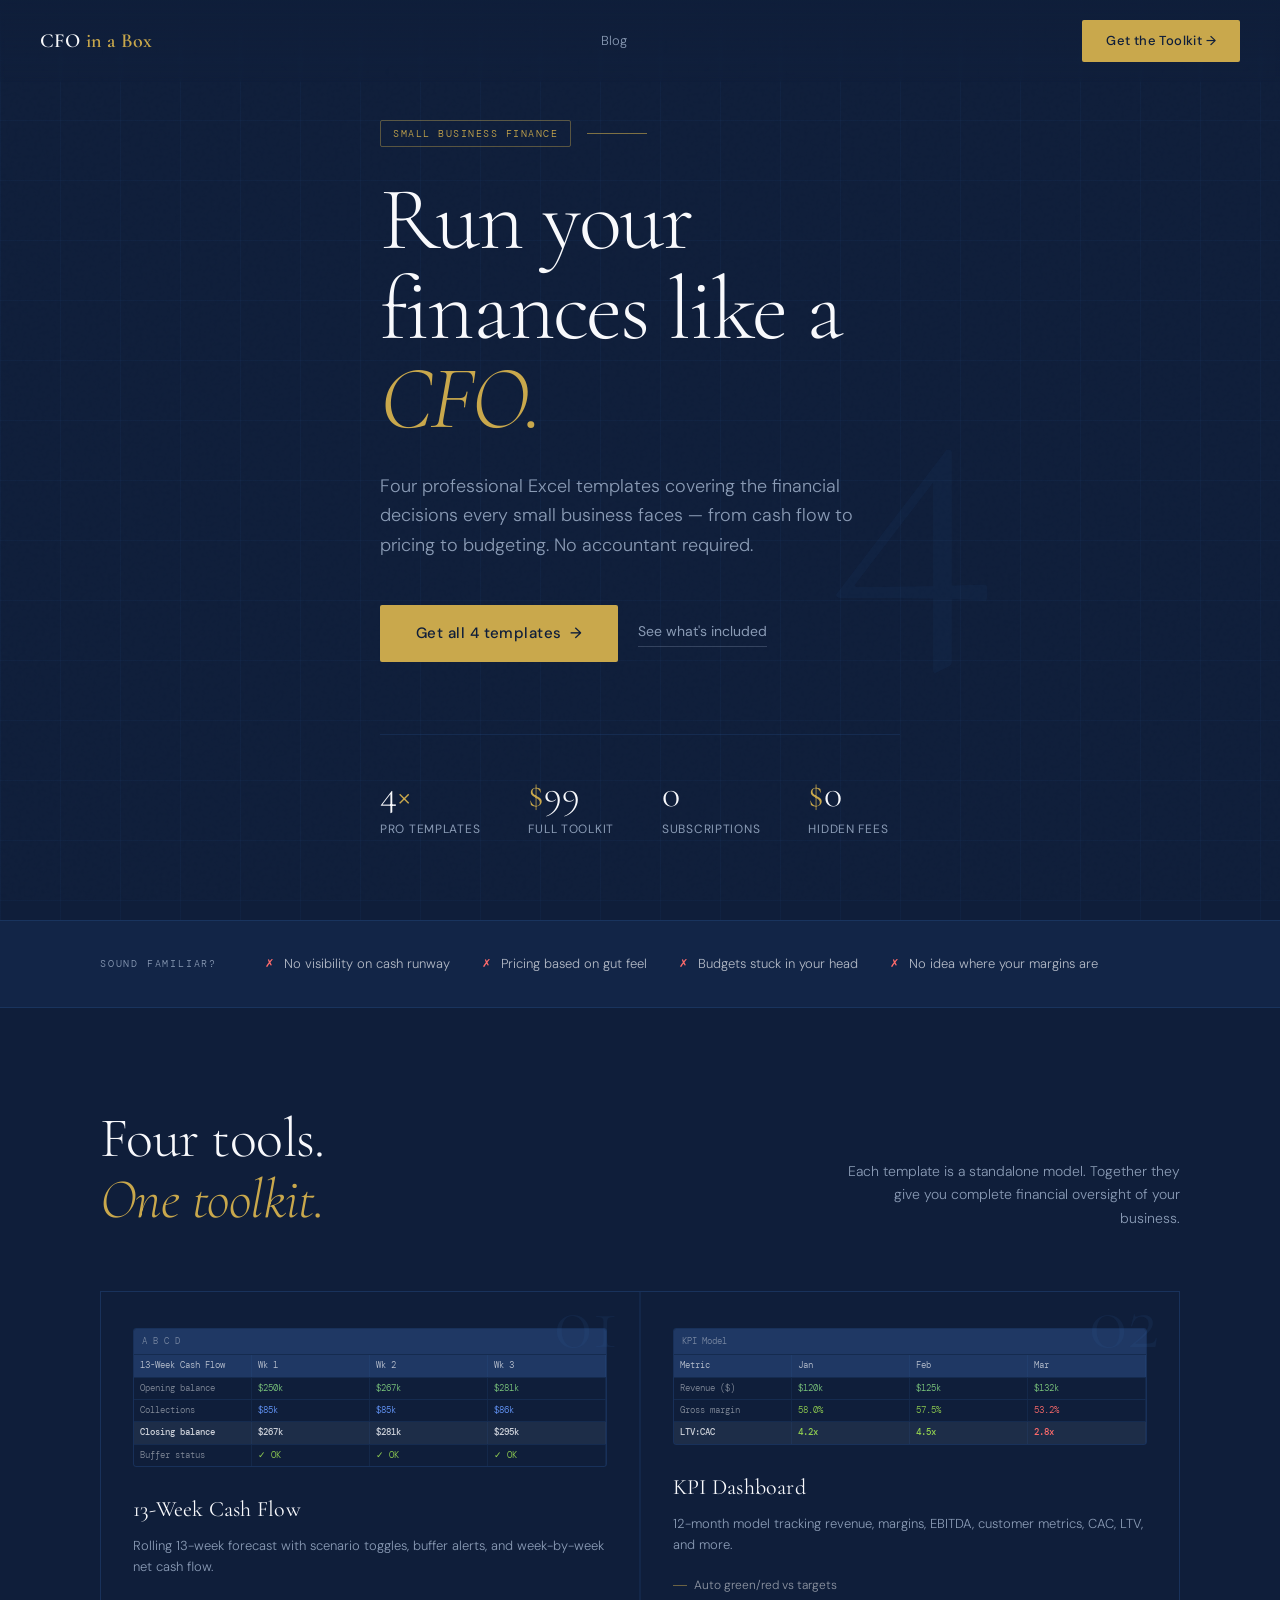
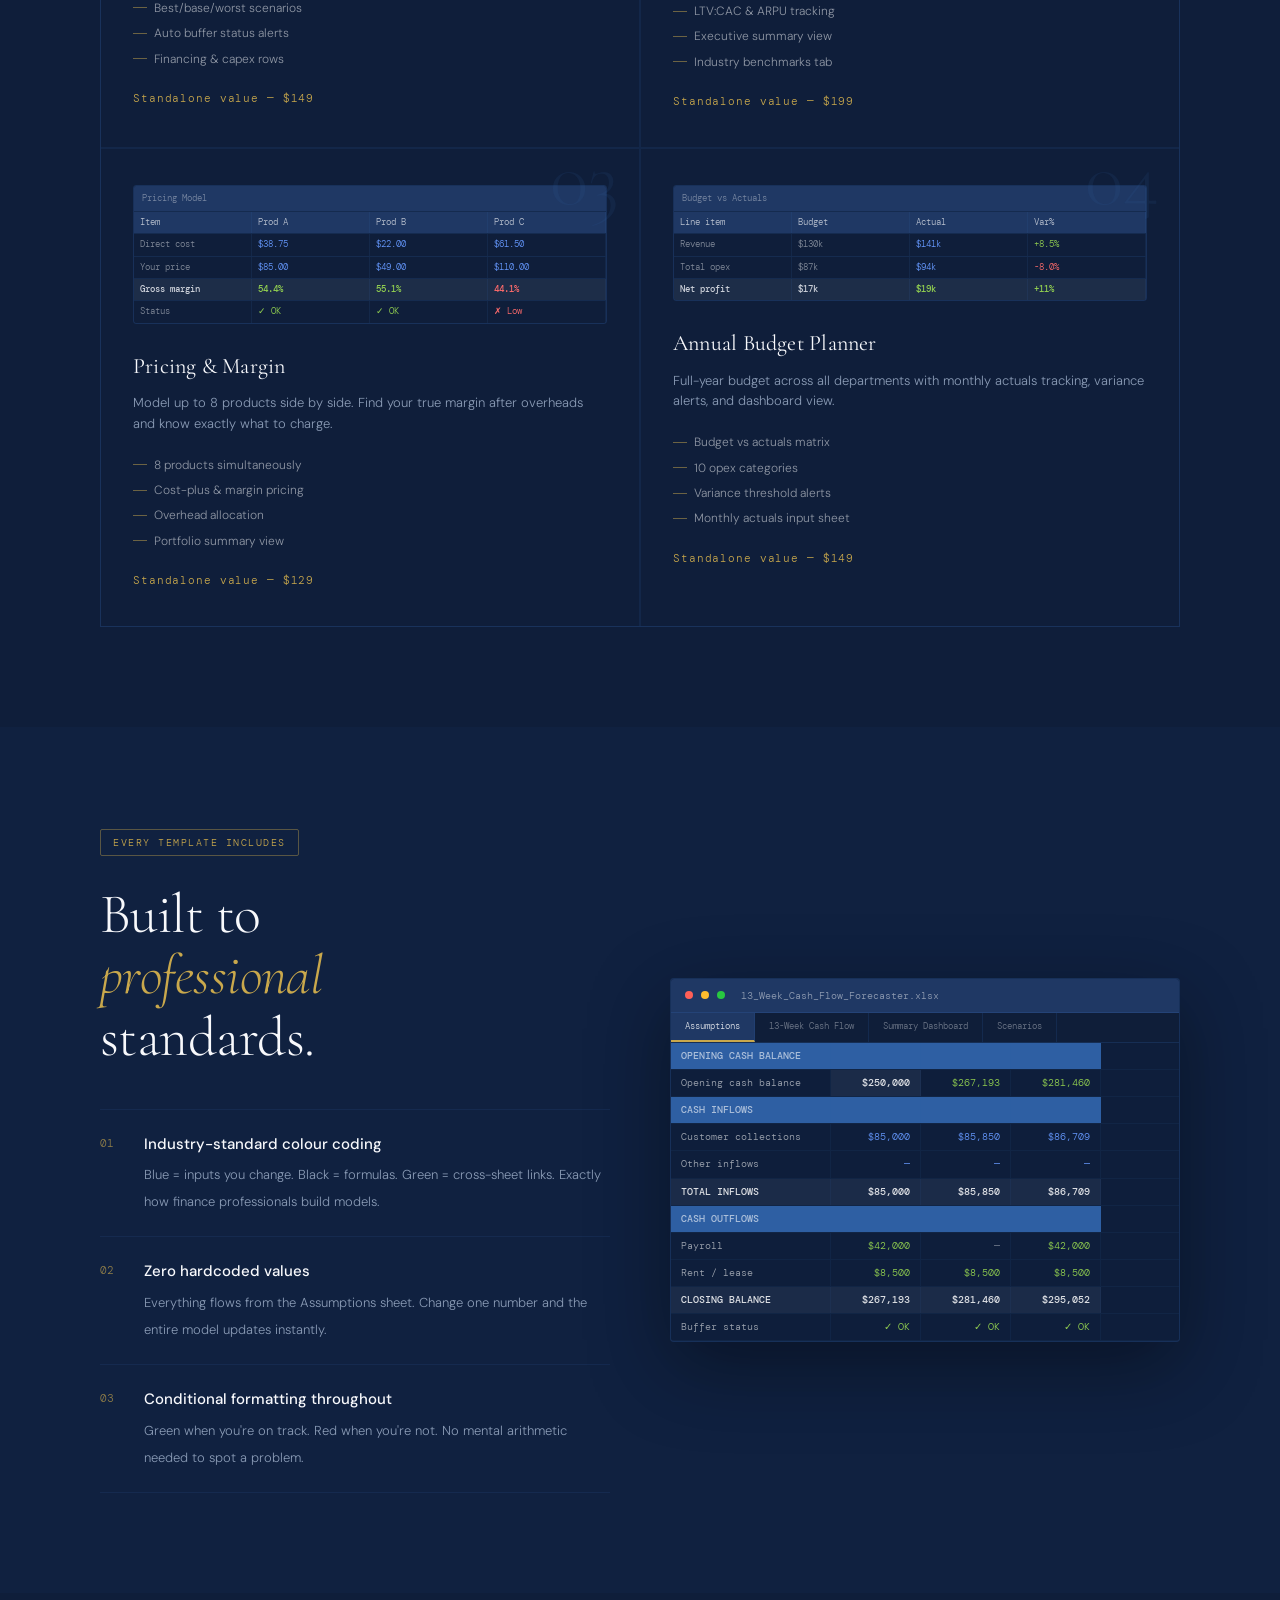
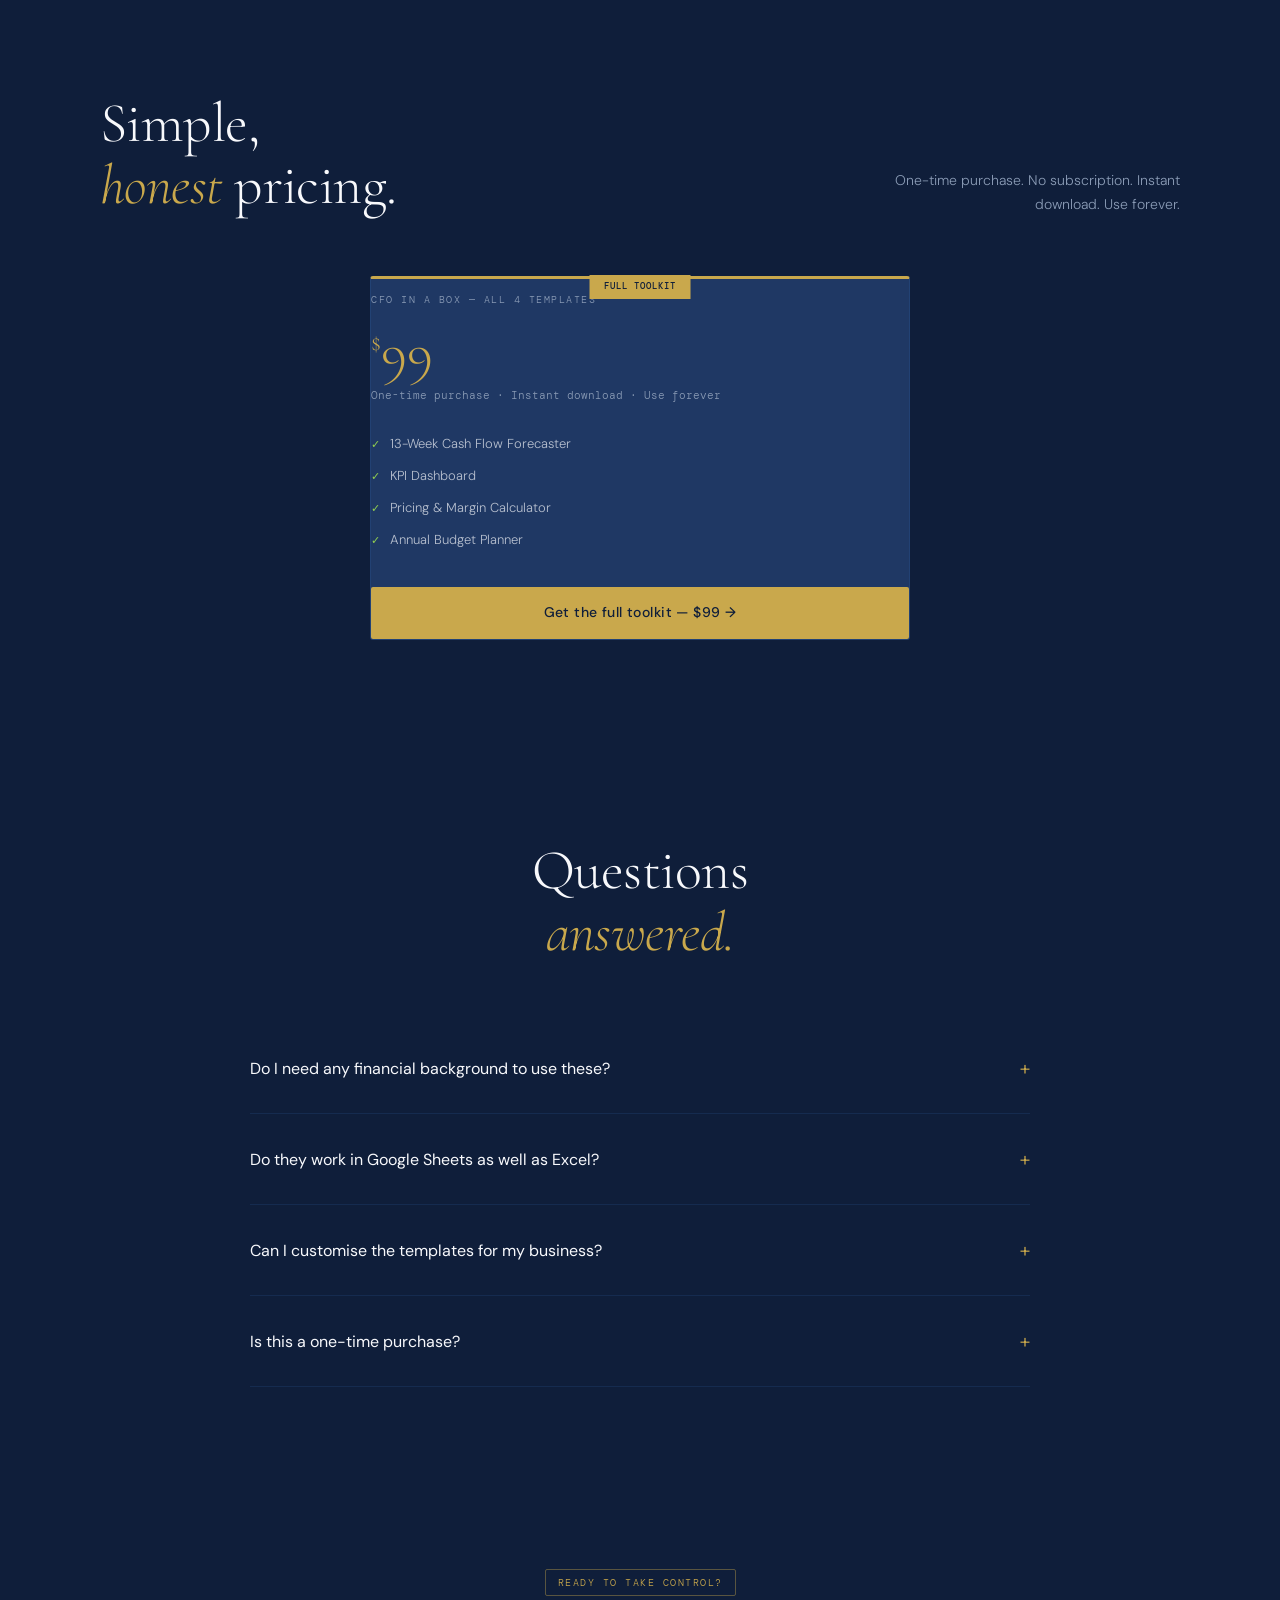
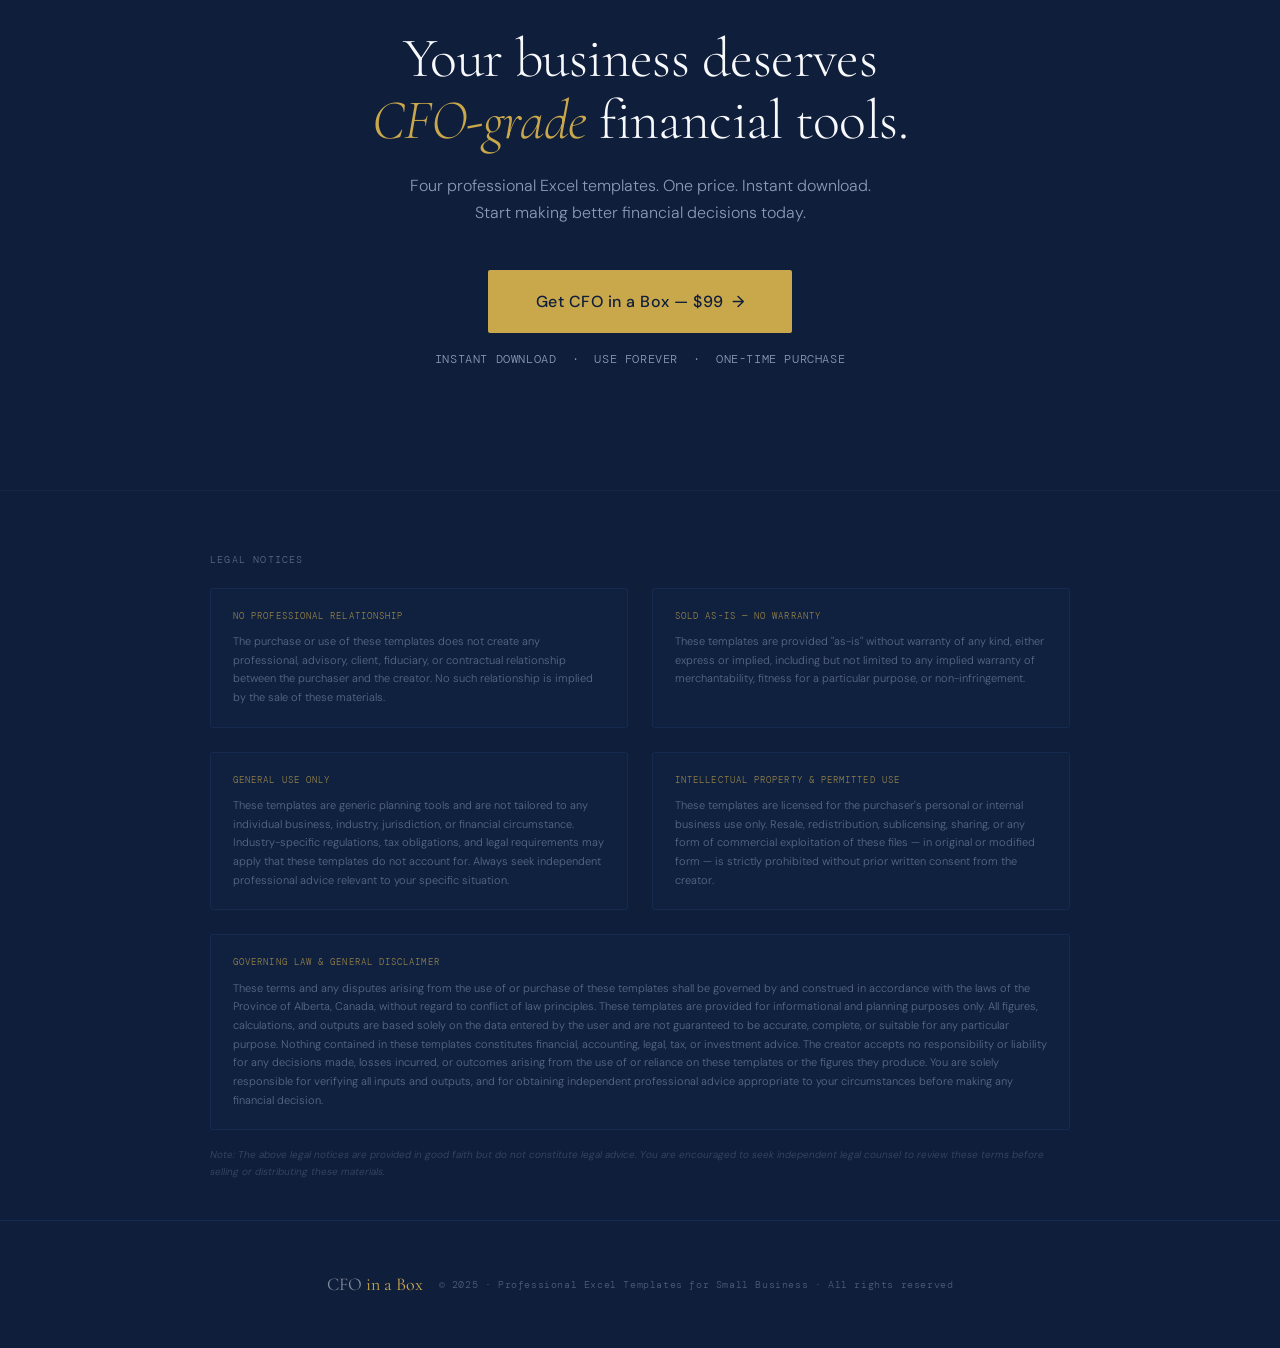
<file: index.html>
<!DOCTYPE html>
<html lang="en">
<head>
<meta charset="UTF-8">
<meta name="viewport" content="width=device-width, initial-scale=1.0">
<title>CFO in a Box — Small Business Finance Toolkit</title>
<link rel="preconnect" href="https://fonts.googleapis.com">
<link href="https://fonts.googleapis.com/css2?family=Cormorant+Garamond:ital,wght@0,300;0,400;0,600;1,300;1,400&family=DM+Sans:wght@300;400;500&family=DM+Mono:wght@400;500&display=swap" rel="stylesheet">
<style>
  :root {
    --navy:       #1F3864;
    --navy-deep:  #0F1E3A;
    --navy-mid:   #2E5FA3;
    --navy-light: #D6E4F0;
    --gold:       #BDD7EE;
    --gold-warm:  #C9A84C;
    --gold-pale:  #F5EDD6;
    --white:      #F8F9FC;
    --off-white:  #EEF2F7;
    --muted:      #8A9BB5;
    --green-ok:   #92D050;
    --red-alert:  #FF6B6B;
    --font-display: 'Cormorant Garamond', Georgia, serif;
    --font-body:    'DM Sans', sans-serif;
    --font-mono:    'DM Mono', monospace;
  }

  *, *::before, *::after { box-sizing: border-box; margin: 0; padding: 0; }

  html { scroll-behavior: smooth; }

  body {
    background: var(--navy-deep);
    color: var(--white);
    font-family: var(--font-body);
    font-weight: 300;
    line-height: 1.7;
    overflow-x: hidden;
  }

  /* ── Noise texture overlay ── */
  body::before {
    content: '';
    position: fixed;
    inset: 0;
    background-image: url("data:image/svg+xml,%3Csvg viewBox='0 0 256 256' xmlns='http://www.w3.org/2000/svg'%3E%3Cfilter id='noise'%3E%3CfeTurbulence type='fractalNoise' baseFrequency='0.9' numOctaves='4' stitchTiles='stitch'/%3E%3C/filter%3E%3Crect width='100%25' height='100%25' filter='url(%23noise)' opacity='0.04'/%3E%3C/svg%3E");
    pointer-events: none;
    z-index: 0;
    opacity: 0.4;
  }

  /* ── Utility ── */
  .container { max-width: 1160px; margin: 0 auto; padding: 0 40px; position: relative; z-index: 1; }
  .tag {
    display: inline-block;
    font-family: var(--font-mono);
    font-size: 10px;
    letter-spacing: 0.15em;
    text-transform: uppercase;
    color: var(--gold-warm);
    border: 1px solid rgba(201,168,76,0.4);
    padding: 4px 12px;
    border-radius: 2px;
  }

  /* ── Nav ── */
  nav {
    position: fixed; top: 0; left: 0; right: 0; z-index: 100;
    padding: 20px 40px;
    display: flex; align-items: center; justify-content: space-between;
    background: linear-gradient(to bottom, rgba(15,30,58,0.98) 0%, rgba(15,30,58,0) 100%);
    backdrop-filter: blur(2px);
  }
  .nav-logo {
    font-family: var(--font-display);
    font-size: 20px;
    font-weight: 600;
    letter-spacing: 0.02em;
    color: var(--white);
    text-decoration: none;
  }
  .nav-logo span { color: var(--gold-warm); }
  .nav-cta {
    background: var(--gold-warm);
    color: var(--navy-deep);
    font-family: var(--font-body);
    font-size: 13px;
    font-weight: 500;
    padding: 10px 24px;
    border: none;
    border-radius: 2px;
    cursor: pointer;
    text-decoration: none;
    letter-spacing: 0.03em;
    transition: background 0.2s, transform 0.15s;
  }
  .nav-cta:hover { background: #e0b94f; transform: translateY(-1px); }

  /* ── Hero ── */
  .hero {
    min-height: 100vh;
    display: flex; align-items: center;
    padding: 120px 0 80px;
    position: relative;
    overflow: hidden;
  }

  /* Grid background lines */
  .hero::after {
    content: '';
    position: absolute;
    inset: 0;
    background-image:
      linear-gradient(rgba(46,95,163,0.08) 1px, transparent 1px),
      linear-gradient(90deg, rgba(46,95,163,0.08) 1px, transparent 1px);
    background-size: 60px 60px;
    pointer-events: none;
  }

  /* Large decorative number */
  .hero-bg-number {
    position: absolute;
    right: -60px; top: 50%;
    transform: translateY(-50%);
    font-family: var(--font-display);
    font-size: 380px;
    font-weight: 300;
    color: rgba(46,95,163,0.07);
    line-height: 1;
    pointer-events: none;
    user-select: none;
    z-index: 0;
  }

  .hero-inner {
    position: relative; z-index: 2;
    max-width: 780px;
  }

  .hero-eyebrow {
    margin-bottom: 28px;
    display: flex; align-items: center; gap: 16px;
  }
  .hero-eyebrow::after {
    content: '';
    display: block;
    height: 1px;
    width: 60px;
    background: var(--gold-warm);
    opacity: 0.6;
  }

  .hero h1 {
    font-family: var(--font-display);
    font-size: clamp(52px, 7vw, 92px);
    font-weight: 300;
    line-height: 1.0;
    letter-spacing: -0.02em;
    margin-bottom: 12px;
    animation: fadeUp 0.9s ease both;
  }
  .hero h1 em {
    font-style: italic;
    color: var(--gold-warm);
  }
  .hero h1 .outline {
    -webkit-text-stroke: 1px rgba(248,249,252,0.35);
    color: transparent;
  }

  .hero-sub {
    font-size: 18px;
    font-weight: 300;
    color: var(--muted);
    max-width: 520px;
    margin: 28px 0 44px;
    line-height: 1.65;
    animation: fadeUp 0.9s 0.15s ease both;
  }

  .hero-actions {
    display: flex; align-items: center; gap: 20px; flex-wrap: wrap;
    animation: fadeUp 0.9s 0.3s ease both;
  }
  .btn-primary {
    background: var(--gold-warm);
    color: var(--navy-deep);
    font-family: var(--font-body);
    font-size: 15px;
    font-weight: 500;
    padding: 16px 36px;
    border: none; border-radius: 2px;
    cursor: pointer; text-decoration: none;
    letter-spacing: 0.03em;
    transition: all 0.2s;
    display: inline-flex; align-items: center; gap: 8px;
  }
  .btn-primary:hover { background: #e0b94f; transform: translateY(-2px); box-shadow: 0 8px 32px rgba(201,168,76,0.25); }
  .btn-primary .arrow { transition: transform 0.2s; }
  .btn-primary:hover .arrow { transform: translateX(4px); }

  .btn-secondary {
    color: var(--muted);
    font-size: 14px;
    font-weight: 400;
    text-decoration: none;
    border-bottom: 1px solid rgba(138,155,181,0.3);
    padding-bottom: 2px;
    transition: color 0.2s, border-color 0.2s;
  }
  .btn-secondary:hover { color: var(--white); border-color: var(--white); }

  .hero-stats {
    display: flex; gap: 48px; margin-top: 72px;
    padding-top: 40px;
    border-top: 1px solid rgba(46,95,163,0.2);
    animation: fadeUp 0.9s 0.45s ease both;
  }
  .stat-val {
    font-family: var(--font-display);
    font-size: 38px;
    font-weight: 300;
    color: var(--white);
    line-height: 1;
  }
  .stat-val span { color: var(--gold-warm); }
  .stat-label {
    font-size: 12px;
    font-weight: 400;
    color: var(--muted);
    letter-spacing: 0.06em;
    text-transform: uppercase;
    margin-top: 6px;
  }

  /* ── Section base ── */
  section { padding: 100px 0; position: relative; }

  .section-header {
    display: flex; align-items: flex-end; justify-content: space-between;
    margin-bottom: 60px; gap: 32px;
  }
  .section-title {
    font-family: var(--font-display);
    font-size: clamp(36px, 4.5vw, 56px);
    font-weight: 300;
    line-height: 1.1;
    letter-spacing: -0.01em;
  }
  .section-title em { font-style: italic; color: var(--gold-warm); }
  .section-desc {
    max-width: 340px;
    font-size: 14px;
    color: var(--muted);
    line-height: 1.7;
    text-align: right;
  }

  /* ── Problem bar ── */
  .problem-bar {
    background: rgba(46,95,163,0.12);
    border-top: 1px solid rgba(46,95,163,0.25);
    border-bottom: 1px solid rgba(46,95,163,0.25);
    padding: 32px 0;
  }
  .problem-inner {
    display: flex; align-items: center; gap: 48px; flex-wrap: wrap;
  }
  .problem-label {
    font-family: var(--font-mono);
    font-size: 10px;
    letter-spacing: 0.18em;
    text-transform: uppercase;
    color: var(--muted);
    white-space: nowrap;
  }
  .problem-items {
    display: flex; gap: 32px; flex-wrap: wrap; flex: 1;
  }
  .problem-item {
    display: flex; align-items: center; gap: 10px;
    font-size: 13px; color: rgba(248,249,252,0.7);
  }
  .problem-item::before {
    content: '✗';
    color: var(--red-alert);
    font-size: 11px;
  }

  /* ── Templates grid ── */
  .templates-grid {
    display: grid;
    grid-template-columns: repeat(2, 1fr);
    gap: 2px;
    background: rgba(46,95,163,0.15);
    border: 1px solid rgba(46,95,163,0.2);
  }

  .template-card {
    background: var(--navy-deep);
    padding: 36px 32px;
    position: relative;
    overflow: hidden;
    transition: background 0.25s;
    cursor: default;
  }
  .template-card:hover { background: rgba(46,95,163,0.18); }

  .template-card::before {
    content: attr(data-num);
    position: absolute;
    top: -10px; right: 20px;
    font-family: var(--font-display);
    font-size: 80px;
    font-weight: 300;
    color: rgba(46,95,163,0.12);
    line-height: 1;
    pointer-events: none;
  }

  /* Mini Excel mockup inside card */
  .excel-mock {
    margin-bottom: 24px;
    border: 1px solid rgba(46,95,163,0.3);
    border-radius: 3px;
    overflow: hidden;
    font-family: var(--font-mono);
    font-size: 9px;
  }
  .excel-header {
    background: var(--navy);
    padding: 5px 8px;
    color: rgba(255,255,255,0.8);
    display: flex; gap: 6px;
  }
  .excel-cell-row {
    display: flex;
    border-top: 1px solid rgba(46,95,163,0.2);
  }
  .excel-cell {
    padding: 3px 6px;
    flex: 1;
    color: rgba(248,249,252,0.5);
    border-right: 1px solid rgba(46,95,163,0.15);
    white-space: nowrap; overflow: hidden;
  }
  .excel-cell.blue  { color: #6699ff; }
  .excel-cell.green { color: #7dc97d; }
  .excel-cell.tot   { background: rgba(189,215,238,0.08); color: rgba(248,249,252,0.8); font-weight:500; }
  .excel-cell.hdr   { background: var(--navy); color: rgba(255,255,255,0.7); }
  .excel-cell.red-c { color: var(--red-alert); }
  .excel-cell.grn-c { color: var(--green-ok); }

  .template-name {
    font-family: var(--font-display);
    font-size: 22px;
    font-weight: 400;
    letter-spacing: 0.01em;
    margin-bottom: 8px;
    color: var(--white);
  }
  .template-desc {
    font-size: 13px;
    color: var(--muted);
    line-height: 1.6;
    margin-bottom: 20px;
  }
  .template-features {
    display: flex; flex-direction: column; gap: 5px;
  }
  .template-feature {
    font-size: 12px;
    color: rgba(248,249,252,0.55);
    display: flex; align-items: center; gap: 7px;
  }
  .template-feature::before {
    content: '';
    width: 14px; height: 1px;
    background: var(--gold-warm);
    opacity: 0.5;
    flex-shrink: 0;
  }
  .template-price {
    margin-top: 20px;
    font-family: var(--font-mono);
    font-size: 11px;
    color: var(--gold-warm);
    letter-spacing: 0.08em;
  }

  /* ── What's inside ── */
  .inside-section { background: rgba(46,95,163,0.06); }
  .inside-grid {
    display: grid;
    grid-template-columns: 1fr 1fr;
    gap: 60px;
    align-items: center;
  }
  .inside-list { display: flex; flex-direction: column; gap: 0; }
  .inside-item {
    display: flex; align-items: flex-start; gap: 20px;
    padding: 22px 0;
    border-bottom: 1px solid rgba(46,95,163,0.15);
    transition: padding-left 0.2s;
  }
  .inside-item:hover { padding-left: 8px; }
  .inside-item:first-child { border-top: 1px solid rgba(46,95,163,0.15); }
  .inside-num {
    font-family: var(--font-mono);
    font-size: 11px;
    color: var(--gold-warm);
    opacity: 0.7;
    min-width: 24px;
    padding-top: 2px;
  }
  .inside-text strong {
    display: block;
    font-size: 15px;
    font-weight: 500;
    color: var(--white);
    margin-bottom: 3px;
  }
  .inside-text span {
    font-size: 13px;
    color: var(--muted);
  }

  /* Big spreadsheet mockup */
  .spreadsheet-mockup {
    background: rgba(15,30,58,0.8);
    border: 1px solid rgba(46,95,163,0.3);
    border-radius: 4px;
    overflow: hidden;
    box-shadow: 0 24px 80px rgba(0,0,0,0.4);
  }
  .sm-titlebar {
    background: var(--navy);
    padding: 8px 14px;
    display: flex; align-items: center; gap: 8px;
    border-bottom: 1px solid rgba(46,95,163,0.3);
  }
  .sm-dot { width:8px; height:8px; border-radius:50%; }
  .sm-title {
    margin-left: 8px;
    font-family: var(--font-mono);
    font-size: 10px;
    color: rgba(255,255,255,0.5);
    flex: 1;
  }
  .sm-tabs {
    display: flex;
    border-bottom: 1px solid rgba(46,95,163,0.25);
    background: rgba(15,30,58,0.6);
  }
  .sm-tab {
    padding: 6px 14px;
    font-family: var(--font-mono);
    font-size: 9px;
    color: rgba(255,255,255,0.4);
    border-right: 1px solid rgba(46,95,163,0.2);
    cursor: default;
  }
  .sm-tab.active {
    background: var(--navy);
    color: rgba(255,255,255,0.85);
    border-bottom: 2px solid var(--gold-warm);
  }
  .sm-body { padding: 0; }
  .sm-row {
    display: flex;
    border-bottom: 1px solid rgba(46,95,163,0.1);
    font-family: var(--font-mono);
    font-size: 9.5px;
  }
  .sm-row:hover { background: rgba(46,95,163,0.08); }
  .sm-cell {
    padding: 5px 10px;
    border-right: 1px solid rgba(46,95,163,0.1);
    overflow: hidden; white-space: nowrap;
  }
  .sm-cell.label { width: 160px; color: rgba(255,255,255,0.6); }
  .sm-cell.val   { width: 90px; text-align:right; color: rgba(255,255,255,0.45); }
  .sm-cell.blue-v { color: #6699ff; }
  .sm-cell.grn-v  { color: var(--green-ok); }
  .sm-cell.red-v  { color: var(--red-alert); }
  .sm-cell.tot-v  { background: rgba(189,215,238,0.07); color: rgba(255,255,255,0.85); font-weight:500; }
  .sm-cell.hdr-v  { background: var(--navy); color: rgba(255,255,255,0.65); }
  .sm-section {
    background: var(--navy-mid);
    color: rgba(255,255,255,0.9);
    font-weight: 500;
  }

  /* ── Pricing ── */
  .price-card.featured {
    background: var(--navy);
    border-top: 3px solid var(--gold-warm);
  }
  .price-badge {
    position: absolute;
    top: -1px; left: 50%; transform: translateX(-50%);
    background: var(--gold-warm);
    color: var(--navy-deep);
    font-family: var(--font-mono);
    font-size: 9px;
    letter-spacing: 0.12em;
    text-transform: uppercase;
    padding: 4px 14px;
    font-weight: 500;
  }
  .price-name {
    font-family: var(--font-mono);
    font-size: 10px;
    letter-spacing: 0.15em;
    text-transform: uppercase;
    color: var(--muted);
    margin-bottom: 16px;
  }
  .price-amount {
    font-family: var(--font-display);
    font-size: 56px;
    font-weight: 300;
    line-height: 1;
    margin-bottom: 6px;
  }
  .price-amount sup {
    font-size: 24px;
    vertical-align: super;
    color: var(--muted);
  }
  .price-amount.featured-price { color: var(--gold-warm); }
  .price-was {
    font-family: var(--font-mono);
    font-size: 11px;
    color: var(--muted);
    margin-bottom: 28px;
  }
  .price-items {
    list-style: none;
    display: flex; flex-direction: column; gap: 10px;
    margin-bottom: 36px;
  }
  .price-items li {
    font-size: 13px;
    color: rgba(248,249,252,0.7);
    display: flex; align-items: flex-start; gap: 10px;
  }
  .price-items li::before {
    content: '✓';
    color: var(--green-ok);
    font-size: 11px;
    flex-shrink: 0;
    margin-top: 2px;
  }
  .price-items li.muted::before { content: '—'; color: var(--muted); }
  .price-items li.muted { color: var(--muted); }
  .btn-buy {
    display: block; width: 100%;
    padding: 14px;
    text-align: center;
    font-family: var(--font-body);
    font-size: 14px;
    font-weight: 500;
    text-decoration: none;
    border-radius: 2px;
    transition: all 0.2s;
    cursor: pointer;
    border: none;
    letter-spacing: 0.03em;
  }
  .btn-buy.primary {
    background: var(--gold-warm);
    color: var(--navy-deep);
  }
  .btn-buy.primary:hover { background: #e0b94f; transform: translateY(-1px); box-shadow: 0 6px 24px rgba(201,168,76,0.3); }
  .btn-buy.outline {
    background: transparent;
    color: var(--muted);
    border: 1px solid rgba(138,155,181,0.25);
  }
  .btn-buy.outline:hover { border-color: rgba(248,249,252,0.3); color: var(--white); }

  /* ── FAQ ── */
  .faq-list { display: flex; flex-direction: column; max-width: 780px; margin: 0 auto; }
  .faq-item {
    border-bottom: 1px solid rgba(46,95,163,0.2);
    padding: 28px 0;
    cursor: pointer;
  }
  .faq-q {
    display: flex; justify-content: space-between; align-items: center;
    font-size: 16px;
    font-weight: 400;
    color: var(--white);
    gap: 24px;
  }
  .faq-icon {
    color: var(--gold-warm);
    font-size: 20px;
    flex-shrink: 0;
    transition: transform 0.25s;
    font-weight: 300;
  }
  .faq-a {
    font-size: 14px;
    color: var(--muted);
    line-height: 1.7;
    max-height: 0;
    overflow: hidden;
    transition: max-height 0.35s ease, padding-top 0.25s;
  }
  .faq-item.open .faq-icon { transform: rotate(45deg); }
  .faq-item.open .faq-a { max-height: 200px; padding-top: 14px; }

  /* ── Footer ── */
  footer {
    padding: 48px 0;
    border-top: 1px solid rgba(46,95,163,0.2);
    display: flex; align-items: center; justify-content: space-between;
    flex-wrap: wrap; gap: 20px;
  }
  .footer-logo {
    font-family: var(--font-display);
    font-size: 18px;
    font-weight: 400;
    color: rgba(248,249,252,0.5);
  }
  .footer-logo span { color: var(--gold-warm); }
  .footer-note {
    font-family: var(--font-mono);
    font-size: 10px;
    color: rgba(138,155,181,0.5);
    letter-spacing: 0.06em;
  }

  /* ── Animations ── */
  @keyframes fadeUp {
    from { opacity: 0; transform: translateY(28px); }
    to   { opacity: 1; transform: translateY(0); }
  }

  .reveal {
    opacity: 0;
    transform: translateY(24px);
    transition: opacity 0.7s ease, transform 0.7s ease;
  }
  .reveal.visible { opacity: 1; transform: translateY(0); }

  /* ── Responsive ── */
  @media (max-width: 900px) {
    .templates-grid { grid-template-columns: 1fr 1fr; }
    .inside-grid { grid-template-columns: 1fr; }
    .pricing-wrap { grid-template-columns: 1fr; }
    .hero-stats { gap: 28px; flex-wrap: wrap; }
    .section-header { flex-direction: column; align-items: flex-start; }
    .section-desc { text-align: left; max-width: 100%; }
  }
  @media (max-width: 600px) {
    .container { padding: 0 20px; }
    nav { padding: 16px 20px; }
    .templates-grid { grid-template-columns: 1fr; }
  }
</style>
</head>
<body>

<!-- NAV -->
<nav>
  <a href="https://covertcapital-code.github.io/cfo-toolkit/" class="nav-logo">CFO <span>in a Box</span></a>
  <a href="blog.html" style="font-size:13px;color:#8A9BB5;text-decoration:none;margin-right:8px;">Blog</a>
  <a href="https://payhip.com/CFOinaBox" class="nav-cta" target="_blank">Get the Toolkit →</a>
</nav>

<!-- HERO -->
<section class="hero">
  <div class="container">
    <div class="hero-bg-number">4</div>
    <div class="hero-inner">
      <div class="hero-eyebrow">
        <span class="tag">Small Business Finance</span>
      </div>
      <h1>
        Run your<br>
        finances like a<br>
        <em>CFO.</em>
      </h1>
      <p class="hero-sub">
        Four professional Excel templates covering the financial decisions every small business faces — from cash flow to pricing to budgeting. No accountant required.
      </p>
      <div class="hero-actions">
        <a href="https://payhip.com/CFOinaBox" class="btn-primary" target="_blank">
          Get all 4 templates <span class="arrow">→</span>
        </a>
        <a href="#templates" class="btn-secondary">See what's included</a>
      </div>
      <div class="hero-stats">
        <div>
          <div class="stat-val">4<span>×</span></div>
          <div class="stat-label">Pro Templates</div>
        </div>
        <div>
          <div class="stat-val"><span>$</span>99</div>
          <div class="stat-label">Full Toolkit</div>
        </div>
        <div>
          <div class="stat-val">0</div>
          <div class="stat-label">Subscriptions</div>
        </div>
        <div>
          <div class="stat-val"><span>$</span>0</div>
          <div class="stat-label">Hidden fees</div>
        </div>
      </div>
    </div>
  </div>
</section>

<!-- PROBLEM BAR -->
<div class="problem-bar">
  <div class="container">
    <div class="problem-inner">
      <span class="problem-label">Sound familiar?</span>
      <div class="problem-items">
        <span class="problem-item">No visibility on cash runway</span>
        <span class="problem-item">Pricing based on gut feel</span>
        <span class="problem-item">Budgets stuck in your head</span>
        <span class="problem-item">No idea where your margins are</span>
      </div>
    </div>
  </div>
</div>

<!-- TEMPLATES -->
<section id="templates">
  <div class="container">
    <div class="section-header reveal">
      <h2 class="section-title">Four tools.<br><em>One toolkit.</em></h2>
      <p class="section-desc">Each template is a standalone model. Together they give you complete financial oversight of your business.</p>
    </div>

    <div class="templates-grid reveal">

      <!-- 1: Cash Flow -->
      <div class="template-card" data-num="01">
        <div class="excel-mock">
          <div class="excel-header">
            <span style="color:rgba(255,255,255,0.4)">A</span>
            <span style="color:rgba(255,255,255,0.4)">B</span>
            <span style="color:rgba(255,255,255,0.4)">C</span>
            <span style="color:rgba(255,255,255,0.4)">D</span>
          </div>
          <div class="excel-cell-row"><div class="excel-cell hdr">13-Week Cash Flow</div><div class="excel-cell hdr">Wk 1</div><div class="excel-cell hdr">Wk 2</div><div class="excel-cell hdr">Wk 3</div></div>
          <div class="excel-cell-row"><div class="excel-cell">Opening balance</div><div class="excel-cell green">$250k</div><div class="excel-cell green">$267k</div><div class="excel-cell green">$281k</div></div>
          <div class="excel-cell-row"><div class="excel-cell">Collections</div><div class="excel-cell blue">$85k</div><div class="excel-cell blue">$85k</div><div class="excel-cell blue">$86k</div></div>
          <div class="excel-cell-row"><div class="excel-cell tot">Closing balance</div><div class="excel-cell tot">$267k</div><div class="excel-cell tot">$281k</div><div class="excel-cell tot">$295k</div></div>
          <div class="excel-cell-row"><div class="excel-cell">Buffer status</div><div class="excel-cell grn-c">✓ OK</div><div class="excel-cell grn-c">✓ OK</div><div class="excel-cell grn-c">✓ OK</div></div>
        </div>
        <div class="template-name">13-Week Cash Flow</div>
        <div class="template-desc">Rolling 13-week forecast with scenario toggles, buffer alerts, and week-by-week net cash flow.</div>
        <div class="template-features">
          <div class="template-feature">Best/base/worst scenarios</div>
          <div class="template-feature">Auto buffer status alerts</div>
          <div class="template-feature">Financing & capex rows</div>
        </div>
        <div class="template-price">Standalone value — $149</div>
      </div>

      <!-- 2: KPI Dashboard -->
      <div class="template-card" data-num="02">
        <div class="excel-mock">
          <div class="excel-header"><span style="color:rgba(255,255,255,0.4)">KPI Model</span></div>
          <div class="excel-cell-row"><div class="excel-cell hdr">Metric</div><div class="excel-cell hdr">Jan</div><div class="excel-cell hdr">Feb</div><div class="excel-cell hdr">Mar</div></div>
          <div class="excel-cell-row"><div class="excel-cell">Revenue ($)</div><div class="excel-cell green">$120k</div><div class="excel-cell green">$125k</div><div class="excel-cell green">$132k</div></div>
          <div class="excel-cell-row"><div class="excel-cell">Gross margin</div><div class="excel-cell grn-c">58.0%</div><div class="excel-cell grn-c">57.5%</div><div class="excel-cell red-c">53.2%</div></div>
          <div class="excel-cell-row"><div class="excel-cell tot">LTV:CAC</div><div class="excel-cell tot grn-c">4.2x</div><div class="excel-cell tot grn-c">4.5x</div><div class="excel-cell tot red-c">2.8x</div></div>
        </div>
        <div class="template-name">KPI Dashboard</div>
        <div class="template-desc">12-month model tracking revenue, margins, EBITDA, customer metrics, CAC, LTV, and more.</div>
        <div class="template-features">
          <div class="template-feature">Auto green/red vs targets</div>
          <div class="template-feature">LTV:CAC & ARPU tracking</div>
          <div class="template-feature">Executive summary view</div>
          <div class="template-feature">Industry benchmarks tab</div>
        </div>
        <div class="template-price">Standalone value — $199</div>
      </div>

      <!-- 3: Pricing -->
      <div class="template-card" data-num="03">
        <div class="excel-mock">
          <div class="excel-header"><span style="color:rgba(255,255,255,0.4)">Pricing Model</span></div>
          <div class="excel-cell-row"><div class="excel-cell hdr">Item</div><div class="excel-cell hdr">Prod A</div><div class="excel-cell hdr">Prod B</div><div class="excel-cell hdr">Prod C</div></div>
          <div class="excel-cell-row"><div class="excel-cell">Direct cost</div><div class="excel-cell blue">$38.75</div><div class="excel-cell blue">$22.00</div><div class="excel-cell blue">$61.50</div></div>
          <div class="excel-cell-row"><div class="excel-cell">Your price</div><div class="excel-cell blue">$85.00</div><div class="excel-cell blue">$49.00</div><div class="excel-cell blue">$110.00</div></div>
          <div class="excel-cell-row"><div class="excel-cell tot">Gross margin</div><div class="excel-cell tot grn-c">54.4%</div><div class="excel-cell tot grn-c">55.1%</div><div class="excel-cell tot red-c">44.1%</div></div>
          <div class="excel-cell-row"><div class="excel-cell">Status</div><div class="excel-cell grn-c">✓ OK</div><div class="excel-cell grn-c">✓ OK</div><div class="excel-cell red-c">✗ Low</div></div>
        </div>
        <div class="template-name">Pricing & Margin</div>
        <div class="template-desc">Model up to 8 products side by side. Find your true margin after overheads and know exactly what to charge.</div>
        <div class="template-features">
          <div class="template-feature">8 products simultaneously</div>
          <div class="template-feature">Cost-plus & margin pricing</div>
          <div class="template-feature">Overhead allocation</div>
          <div class="template-feature">Portfolio summary view</div>
        </div>
        <div class="template-price">Standalone value — $129</div>
      </div>

      <!-- 4: Annual Budget -->
      <div class="template-card" data-num="04">
        <div class="excel-mock">
          <div class="excel-header"><span style="color:rgba(255,255,255,0.4)">Budget vs Actuals</span></div>
          <div class="excel-cell-row"><div class="excel-cell hdr">Line item</div><div class="excel-cell hdr">Budget</div><div class="excel-cell hdr">Actual</div><div class="excel-cell hdr">Var%</div></div>
          <div class="excel-cell-row"><div class="excel-cell">Revenue</div><div class="excel-cell">$130k</div><div class="excel-cell blue">$141k</div><div class="excel-cell grn-c">+8.5%</div></div>
          <div class="excel-cell-row"><div class="excel-cell">Total opex</div><div class="excel-cell">$87k</div><div class="excel-cell blue">$94k</div><div class="excel-cell red-c">-8.0%</div></div>
          <div class="excel-cell-row"><div class="excel-cell tot">Net profit</div><div class="excel-cell tot">$17k</div><div class="excel-cell tot grn-c">$19k</div><div class="excel-cell tot grn-c">+11%</div></div>
        </div>
        <div class="template-name">Annual Budget Planner</div>
        <div class="template-desc">Full-year budget across all departments with monthly actuals tracking, variance alerts, and dashboard view.</div>
        <div class="template-features">
          <div class="template-feature">Budget vs actuals matrix</div>
          <div class="template-feature">10 opex categories</div>
          <div class="template-feature">Variance threshold alerts</div>
          <div class="template-feature">Monthly actuals input sheet</div>
        </div>
        <div class="template-price">Standalone value — $149</div>
      </div>

    </div>
  </div>
</section>

<!-- WHAT'S INSIDE -->
<section class="inside-section">
  <div class="container">
    <div class="inside-grid">
      <div class="reveal">
        <span class="tag" style="margin-bottom:28px;display:inline-block">Every template includes</span>
        <h2 class="section-title" style="margin-bottom:40px">Built to<br><em>professional</em><br>standards.</h2>
        <div class="inside-list">
          <div class="inside-item">
            <div class="inside-num">01</div>
            <div class="inside-text">
              <strong>Industry-standard colour coding</strong>
              <span>Blue = inputs you change. Black = formulas. Green = cross-sheet links. Exactly how finance professionals build models.</span>
            </div>
          </div>
          <div class="inside-item">
            <div class="inside-num">02</div>
            <div class="inside-text">
              <strong>Zero hardcoded values</strong>
              <span>Everything flows from the Assumptions sheet. Change one number and the entire model updates instantly.</span>
            </div>
          </div>
          <div class="inside-item">
            <div class="inside-num">03</div>
            <div class="inside-text">
              <strong>Conditional formatting throughout</strong>
              <span>Green when you're on track. Red when you're not. No mental arithmetic needed to spot a problem.</span>
            </div>
          </div>
        </div>
      </div>

      <!-- Spreadsheet mockup -->
      <div class="reveal" style="transition-delay:0.15s">
        <div class="spreadsheet-mockup">
          <div class="sm-titlebar">
            <div class="sm-dot" style="background:#ff5f57"></div>
            <div class="sm-dot" style="background:#ffbd2e"></div>
            <div class="sm-dot" style="background:#28c840"></div>
            <div class="sm-title">13_Week_Cash_Flow_Forecaster.xlsx</div>
          </div>
          <div class="sm-tabs">
            <div class="sm-tab active">Assumptions</div>
            <div class="sm-tab">13-Week Cash Flow</div>
            <div class="sm-tab">Summary Dashboard</div>
            <div class="sm-tab">Scenarios</div>
          </div>
          <div class="sm-body">
            <div class="sm-row"><div class="sm-cell label sm-section">OPENING CASH BALANCE</div><div class="sm-cell val sm-section"></div><div class="sm-cell val sm-section"></div><div class="sm-cell val sm-section"></div></div>
            <div class="sm-row"><div class="sm-cell label">Opening cash balance</div><div class="sm-cell val tot-v">$250,000</div><div class="sm-cell val grn-v">$267,193</div><div class="sm-cell val grn-v">$281,460</div></div>
            <div class="sm-row"><div class="sm-cell label sm-section">CASH INFLOWS</div><div class="sm-cell val sm-section"></div><div class="sm-cell val sm-section"></div><div class="sm-cell val sm-section"></div></div>
            <div class="sm-row"><div class="sm-cell label">Customer collections</div><div class="sm-cell val blue-v">$85,000</div><div class="sm-cell val blue-v">$85,850</div><div class="sm-cell val blue-v">$86,709</div></div>
            <div class="sm-row"><div class="sm-cell label">Other inflows</div><div class="sm-cell val blue-v">—</div><div class="sm-cell val blue-v">—</div><div class="sm-cell val blue-v">—</div></div>
            <div class="sm-row"><div class="sm-cell label tot-v">TOTAL INFLOWS</div><div class="sm-cell val tot-v">$85,000</div><div class="sm-cell val tot-v">$85,850</div><div class="sm-cell val tot-v">$86,709</div></div>
            <div class="sm-row"><div class="sm-cell label sm-section">CASH OUTFLOWS</div><div class="sm-cell val sm-section"></div><div class="sm-cell val sm-section"></div><div class="sm-cell val sm-section"></div></div>
            <div class="sm-row"><div class="sm-cell label">Payroll</div><div class="sm-cell val grn-v">$42,000</div><div class="sm-cell val">—</div><div class="sm-cell val grn-v">$42,000</div></div>
            <div class="sm-row"><div class="sm-cell label">Rent / lease</div><div class="sm-cell val grn-v">$8,500</div><div class="sm-cell val grn-v">$8,500</div><div class="sm-cell val grn-v">$8,500</div></div>
            <div class="sm-row"><div class="sm-cell label tot-v">CLOSING BALANCE</div><div class="sm-cell val tot-v">$267,193</div><div class="sm-cell val tot-v">$281,460</div><div class="sm-cell val tot-v">$295,052</div></div>
            <div class="sm-row"><div class="sm-cell label">Buffer status</div><div class="sm-cell val grn-v">✓ OK</div><div class="sm-cell val grn-v">✓ OK</div><div class="sm-cell val grn-v">✓ OK</div></div>
          </div>
        </div>
      </div>
    </div>
  </div>
</section>

<!-- PRICING -->
<section id="pricing">
  <div class="container">
    <div class="section-header reveal">
      <h2 class="section-title">Simple,<br><em>honest</em> pricing.</h2>
      <p class="section-desc">One-time purchase. No subscription. Instant download. Use forever.</p>
    </div>

    <div style="max-width:540px;margin:60px auto 0;" class="reveal">
      <div class="price-card featured" style="border:1px solid rgba(46,95,163,0.25);border-top:3px solid var(--gold-warm);border-radius:3px;">
        <div class="price-badge">Full Toolkit</div>
        <div class="price-name" style="margin-top:12px">CFO in a Box — All 4 Templates</div>
        <div class="price-amount featured-price"><sup style="color:var(--gold-warm)">$</sup>99</div>
        <div class="price-was" style="margin-bottom:28px">One-time purchase · Instant download · Use forever</div>
        <ul class="price-items">
          <li>13-Week Cash Flow Forecaster</li>
          <li>KPI Dashboard</li>
          <li>Pricing &amp; Margin Calculator</li>
          <li>Annual Budget Planner</li>
        </ul>
        <a href="https://payhip.com/CFOinaBox" class="btn-buy primary" style="margin-top:8px" target="_blank">Get the full toolkit — $99 →</a>
      </div>
    </div>


  </div>
</section>

<!-- FAQ -->
<section>
  <div class="container">
    <div class="section-header reveal" style="justify-content:center;text-align:center;flex-direction:column;align-items:center">
      <h2 class="section-title">Questions<br><em>answered.</em></h2>
    </div>
    <div class="faq-list reveal">
      <div class="faq-item">
        <div class="faq-q">Do I need any financial background to use these? <span class="faq-icon">+</span></div>
        <div class="faq-a">No. Every template has a dedicated Assumptions sheet — you just fill in your numbers in the blue cells and everything calculates automatically. If you can read a number, you can use these templates.</div>
      </div>
      <div class="faq-item">
        <div class="faq-q">Do they work in Google Sheets as well as Excel? <span class="faq-icon">+</span></div>
        <div class="faq-a">The templates are built and tested in Microsoft Excel. Most features work in Google Sheets when imported, though some advanced formatting and chart features may render slightly differently. Excel is recommended for the full experience.</div>
      </div>
      <div class="faq-item">
        <div class="faq-q">Can I customise the templates for my business? <span class="faq-icon">+</span></div>
        <div class="faq-a">Absolutely — that's the point. Rename categories, add rows, adjust assumptions. The models are built on a clean assumptions architecture so any change flows through the entire model consistently.</div>
      </div>
      <div class="faq-item">
        <div class="faq-q">Is this a one-time purchase? <span class="faq-icon">+</span></div>
        <div class="faq-a">Yes. Pay once, own forever. No subscription, no annual renewal.</div>
      </div>
    </div>
  </div>
</section>

<!-- FINAL CTA -->
<section style="padding: 80px 0 120px; text-align:center;">
  <div class="container">
    <div class="reveal">
      <span class="tag" style="margin-bottom:32px;display:inline-block">Ready to take control?</span>
      <h2 class="section-title" style="margin-bottom:20px;text-align:center">
        Your business deserves<br><em>CFO-grade</em> financial tools.
      </h2>
      <p style="color:var(--muted);font-size:16px;margin-bottom:44px;max-width:480px;margin-left:auto;margin-right:auto;line-height:1.7">
        Four professional Excel templates. One price. Instant download. Start making better financial decisions today.
      </p>
      <a href="https://payhip.com/CFOinaBox" class="btn-primary" style="font-size:16px;padding:18px 48px" target="_blank">
        Get CFO in a Box — $99 <span class="arrow">→</span>
      </a>
      <p style="color:var(--muted);font-size:12px;margin-top:16px;font-family:var(--font-mono);letter-spacing:0.05em">
        INSTANT DOWNLOAD &nbsp;·&nbsp; USE FOREVER &nbsp;·&nbsp; ONE-TIME PURCHASE
      </p>
    </div>
  </div>
</section>

<!-- FOOTER -->
<!-- LEGAL -->
<section style="padding: 60px 0 40px; border-top: 1px solid rgba(46,95,163,0.15);">
  <div class="container">
    <div style="max-width: 860px; margin: 0 auto;">
      <p style="font-family:var(--font-mono);font-size:10px;color:rgba(138,155,181,0.6);letter-spacing:0.12em;text-transform:uppercase;margin-bottom:20px">Legal notices</p>

      <div style="display:grid;grid-template-columns:1fr 1fr;gap:24px;">

        <div style="background:rgba(46,95,163,0.06);border:1px solid rgba(46,95,163,0.15);padding:20px 22px;border-radius:3px;">
          <p style="font-family:var(--font-mono);font-size:9px;letter-spacing:0.12em;text-transform:uppercase;color:rgba(201,168,76,0.7);margin-bottom:8px">No professional relationship</p>
          <p style="font-size:11px;color:rgba(138,155,181,0.6);line-height:1.7;">The purchase or use of these templates does not create any professional, advisory, client, fiduciary, or contractual relationship between the purchaser and the creator. No such relationship is implied by the sale of these materials.</p>
        </div>

        <div style="background:rgba(46,95,163,0.06);border:1px solid rgba(46,95,163,0.15);padding:20px 22px;border-radius:3px;">
          <p style="font-family:var(--font-mono);font-size:9px;letter-spacing:0.12em;text-transform:uppercase;color:rgba(201,168,76,0.7);margin-bottom:8px">Sold as-is — no warranty</p>
          <p style="font-size:11px;color:rgba(138,155,181,0.6);line-height:1.7;">These templates are provided "as-is" without warranty of any kind, either express or implied, including but not limited to any implied warranty of merchantability, fitness for a particular purpose, or non-infringement.</p>
        </div>

        <div style="background:rgba(46,95,163,0.06);border:1px solid rgba(46,95,163,0.15);padding:20px 22px;border-radius:3px;">
          <p style="font-family:var(--font-mono);font-size:9px;letter-spacing:0.12em;text-transform:uppercase;color:rgba(201,168,76,0.7);margin-bottom:8px">General use only</p>
          <p style="font-size:11px;color:rgba(138,155,181,0.6);line-height:1.7;">These templates are generic planning tools and are not tailored to any individual business, industry, jurisdiction, or financial circumstance. Industry-specific regulations, tax obligations, and legal requirements may apply that these templates do not account for. Always seek independent professional advice relevant to your specific situation.</p>
        </div>

        <div style="background:rgba(46,95,163,0.06);border:1px solid rgba(46,95,163,0.15);padding:20px 22px;border-radius:3px;">
          <p style="font-family:var(--font-mono);font-size:9px;letter-spacing:0.12em;text-transform:uppercase;color:rgba(201,168,76,0.7);margin-bottom:8px">Intellectual property & permitted use</p>
          <p style="font-size:11px;color:rgba(138,155,181,0.6);line-height:1.7;">These templates are licensed for the purchaser's personal or internal business use only. Resale, redistribution, sublicensing, sharing, or any form of commercial exploitation of these files — in original or modified form — is strictly prohibited without prior written consent from the creator.</p>
        </div>

      </div>

      <div style="background:rgba(46,95,163,0.06);border:1px solid rgba(46,95,163,0.15);padding:20px 22px;border-radius:3px;margin-top:24px;">
        <p style="font-family:var(--font-mono);font-size:9px;letter-spacing:0.12em;text-transform:uppercase;color:rgba(201,168,76,0.7);margin-bottom:8px">Governing law & general disclaimer</p>
        <p style="font-size:11px;color:rgba(138,155,181,0.6);line-height:1.7;">These terms and any disputes arising from the use of or purchase of these templates shall be governed by and construed in accordance with the laws of the Province of Alberta, Canada, without regard to conflict of law principles. These templates are provided for informational and planning purposes only. All figures, calculations, and outputs are based solely on the data entered by the user and are not guaranteed to be accurate, complete, or suitable for any particular purpose. Nothing contained in these templates constitutes financial, accounting, legal, tax, or investment advice. The creator accepts no responsibility or liability for any decisions made, losses incurred, or outcomes arising from the use of or reliance on these templates or the figures they produce. You are solely responsible for verifying all inputs and outputs, and for obtaining independent professional advice appropriate to your circumstances before making any financial decision.</p>
      </div>

      <p style="font-size:10px;color:rgba(138,155,181,0.35);line-height:1.7;margin-top:16px;font-style:italic;">Note: The above legal notices are provided in good faith but do not constitute legal advice. You are encouraged to seek independent legal counsel to review these terms before selling or distributing these materials.</p>
    </div>
  </div>
</section>

<footer>
  <div class="container">
    <div style="display:flex;justify-content:space-between;align-items:center;flex-wrap:wrap;gap:16px;">
      <div class="footer-logo">CFO <span>in a Box</span></div>
      <div class="footer-note">© 2025 · Professional Excel Templates for Small Business · All rights reserved</div>
    </div>
  </div>
</footer>

<script>
  // Scroll reveal
  const reveals = document.querySelectorAll('.reveal');
  const observer = new IntersectionObserver((entries) => {
    entries.forEach((e, i) => {
      if (e.isIntersecting) {
        setTimeout(() => e.target.classList.add('visible'), i * 60);
        observer.unobserve(e.target);
      }
    });
  }, { threshold: 0.08 });
  reveals.forEach(el => observer.observe(el));

  // FAQ accordion
  document.querySelectorAll('.faq-item').forEach(item => {
    item.addEventListener('click', () => {
      const wasOpen = item.classList.contains('open');
      document.querySelectorAll('.faq-item').forEach(i => i.classList.remove('open'));
      if (!wasOpen) item.classList.add('open');
    });
  });

  // Stagger template cards on load
  document.querySelectorAll('.template-card').forEach((card, i) => {
    card.style.opacity = '0';
    card.style.transform = 'translateY(20px)';
    card.style.transition = `opacity 0.6s ${0.1 + i * 0.08}s ease, transform 0.6s ${0.1 + i * 0.08}s ease, background 0.25s`;
    setTimeout(() => {
      card.style.opacity = '1';
      card.style.transform = 'translateY(0)';
    }, 400 + i * 80);
  });
</script>
</body>
</html>
</file>
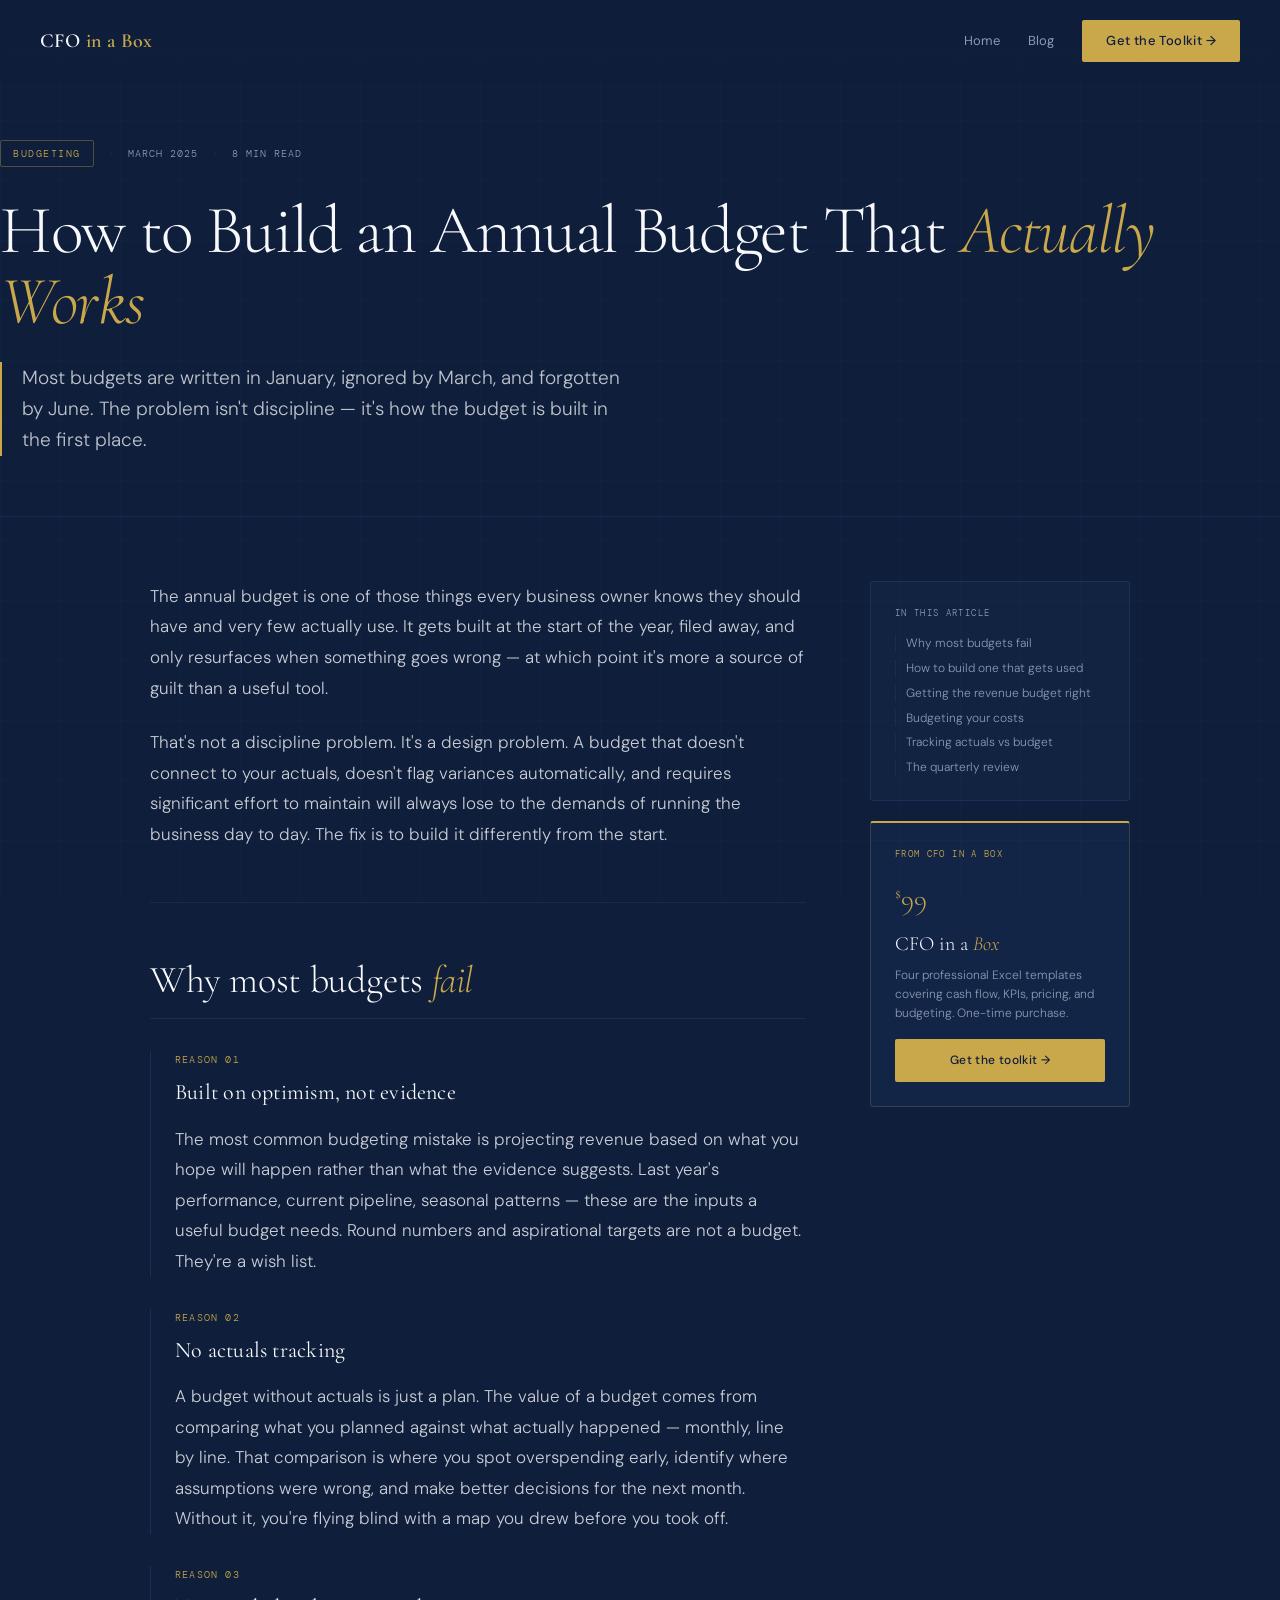
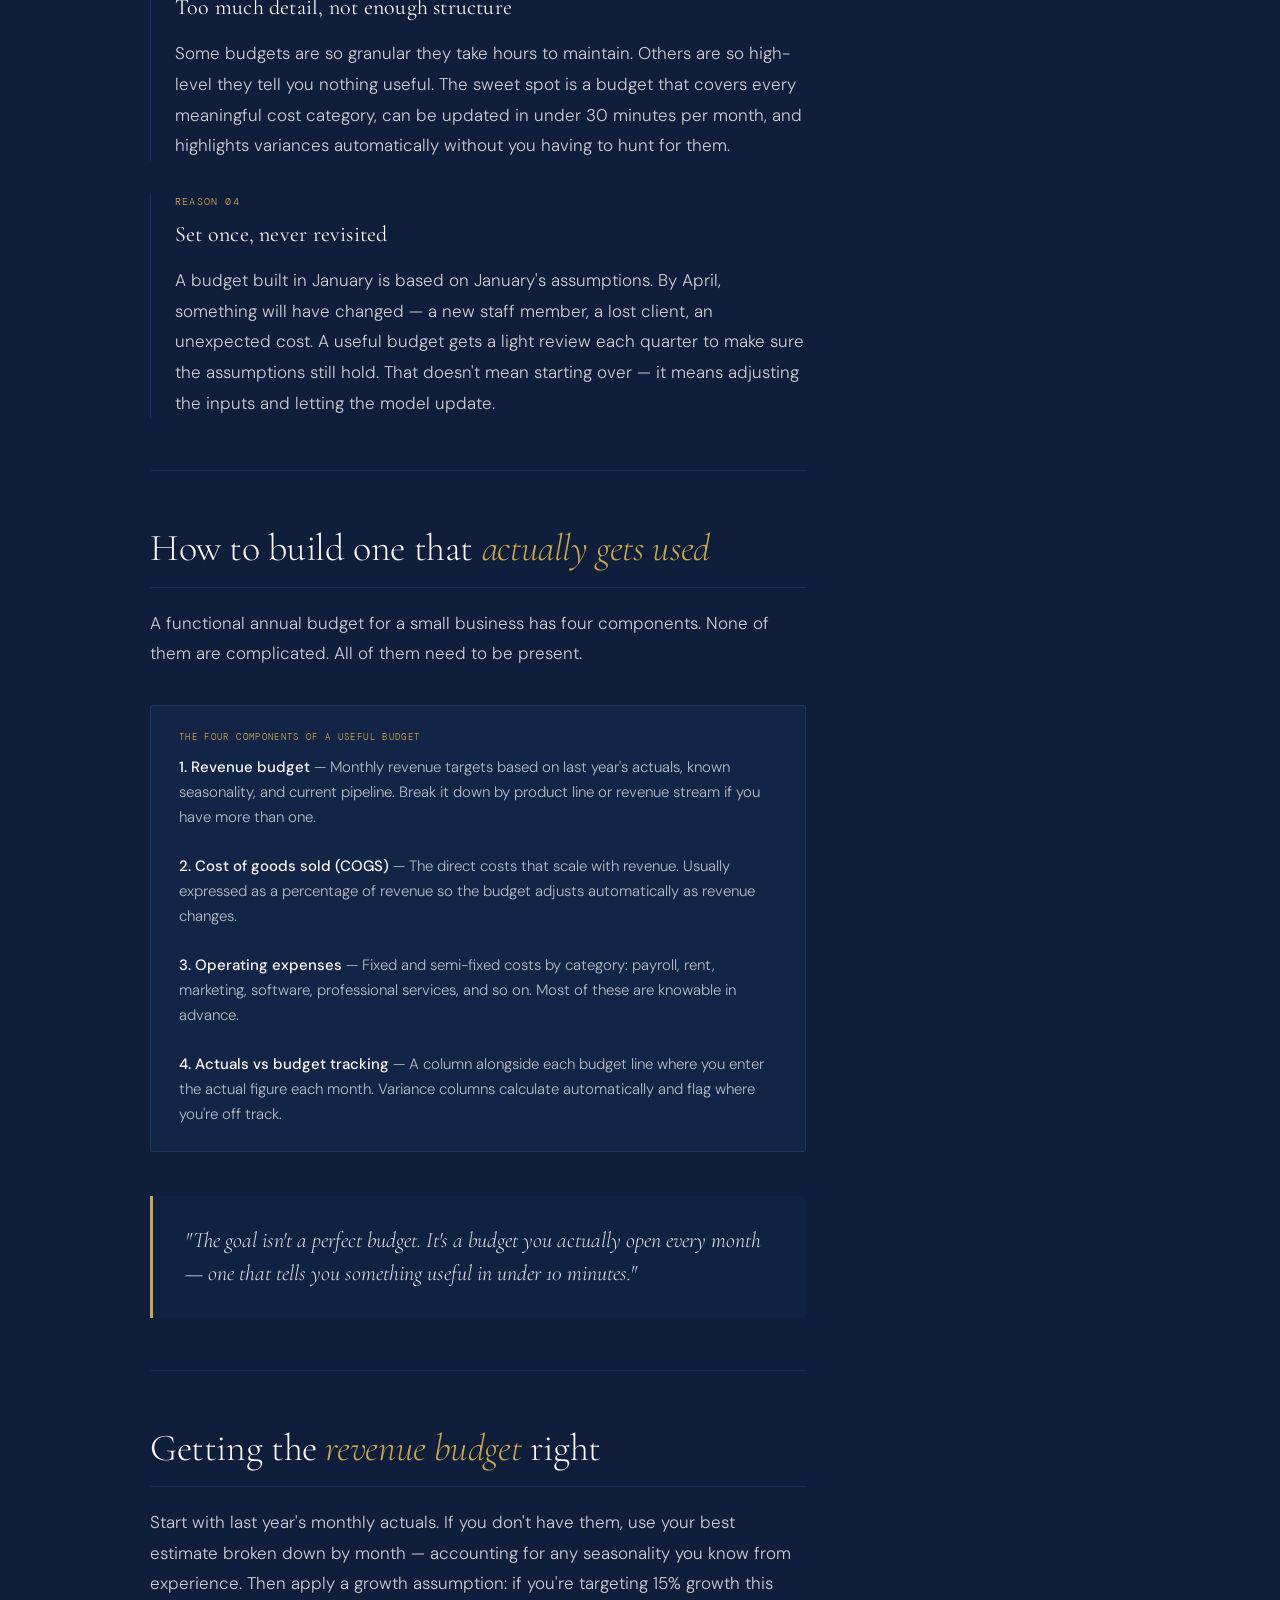
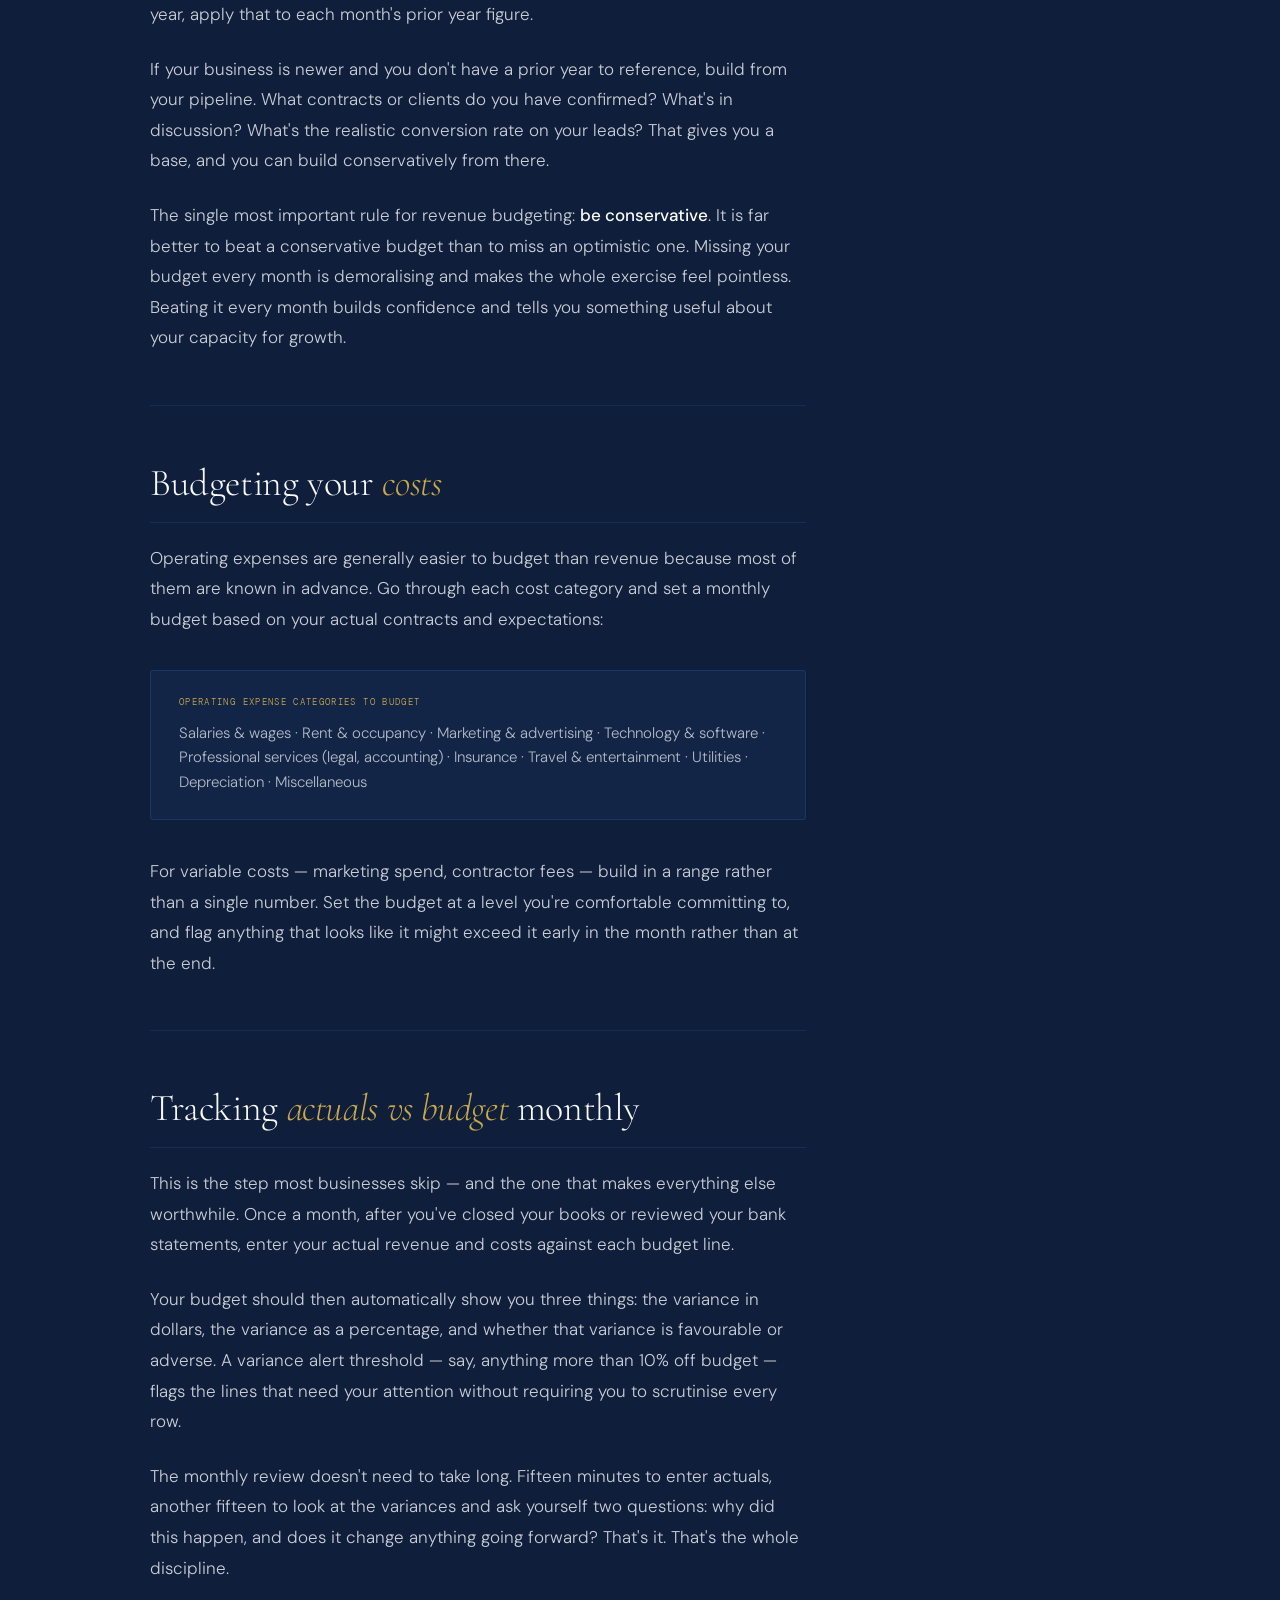
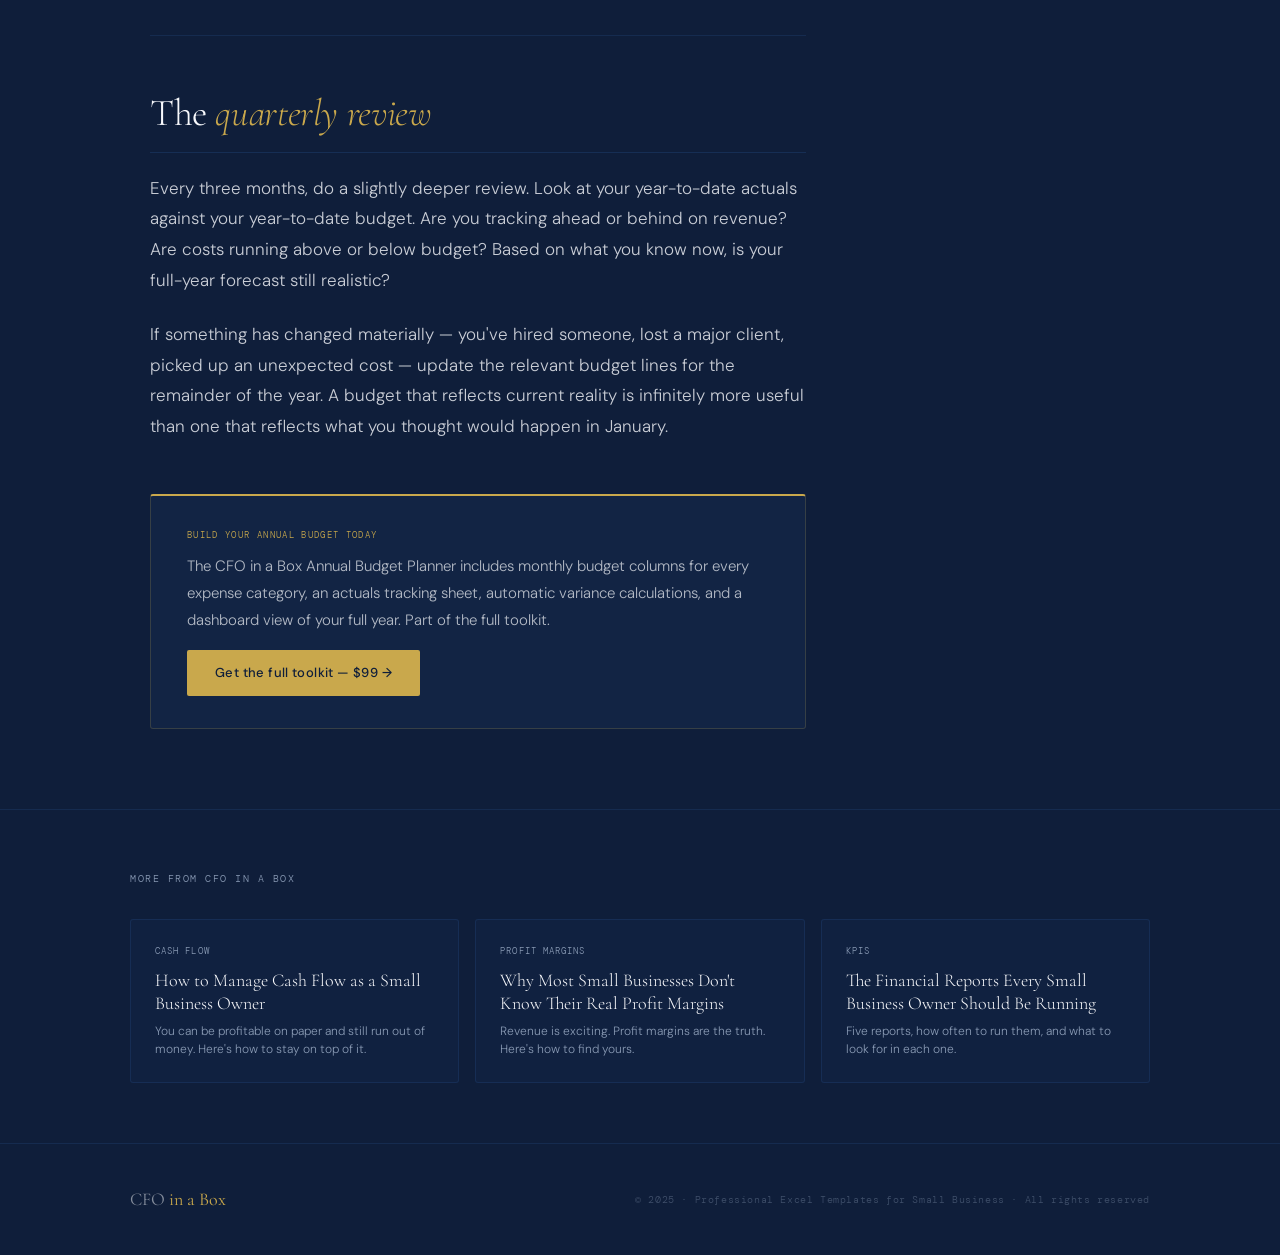
<file: blog-budget.html>
<!DOCTYPE html>
<html lang="en">
<head>
<meta charset="UTF-8">
<meta name="viewport" content="width=device-width, initial-scale=1.0">
<title>How to Build an Annual Budget That Actually Works — CFO in a Box</title>
<meta name="description" content="Most small business budgets are ignored by March. Here's how to build an annual budget that stays useful, tracks actuals, and helps you make better decisions all year.">
<link rel="preconnect" href="https://fonts.googleapis.com">
<link href="https://fonts.googleapis.com/css2?family=Cormorant+Garamond:ital,wght@0,300;0,400;0,600;1,300;1,400&family=DM+Sans:wght@300;400;500&family=DM+Mono:wght@400;500&display=swap" rel="stylesheet">
<link rel="stylesheet" href="blog-style.css">
</head>
<body>
<nav>
  <a href="index.html" class="nav-logo">CFO <span>in a Box</span></a>
  <div class="nav-links">
    <a href="index.html" class="nav-link">Home</a>
    <a href="blog-index.html" class="nav-link">Blog</a>
    <a href="https://payhip.com/CFOinaBox" class="nav-cta" target="_blank">Get the Toolkit →</a>
  </div>
</nav>

<div class="article-hero">
  <div class="container">
    <div class="article-meta">
      <span class="meta-tag">Budgeting</span>
      <span class="meta-dot">·</span>
      <span class="meta-date">March 2025</span>
      <span class="meta-dot">·</span>
      <span class="meta-read">8 min read</span>
    </div>
    <h1 class="article-title">How to Build an Annual Budget That <em>Actually Works</em></h1>
    <p class="article-intro">Most budgets are written in January, ignored by March, and forgotten by June. The problem isn't discipline — it's how the budget is built in the first place.</p>
  </div>
</div>

<div class="article-body">
  <div class="article-layout">
    <div class="article-main">

      <p>The annual budget is one of those things every business owner knows they should have and very few actually use. It gets built at the start of the year, filed away, and only resurfaces when something goes wrong — at which point it's more a source of guilt than a useful tool.</p>

      <p>That's not a discipline problem. It's a design problem. A budget that doesn't connect to your actuals, doesn't flag variances automatically, and requires significant effort to maintain will always lose to the demands of running the business day to day. The fix is to build it differently from the start.</p>

      <hr>

      <h2 id="why-fail">Why most budgets <em>fail</em></h2>

      <div class="trap-item">
        <span class="trap-num">Reason 01</span>
        <h3>Built on optimism, not evidence</h3>
        <p>The most common budgeting mistake is projecting revenue based on what you hope will happen rather than what the evidence suggests. Last year's performance, current pipeline, seasonal patterns — these are the inputs a useful budget needs. Round numbers and aspirational targets are not a budget. They're a wish list.</p>
      </div>

      <div class="trap-item">
        <span class="trap-num">Reason 02</span>
        <h3>No actuals tracking</h3>
        <p>A budget without actuals is just a plan. The value of a budget comes from comparing what you planned against what actually happened — monthly, line by line. That comparison is where you spot overspending early, identify where assumptions were wrong, and make better decisions for the next month. Without it, you're flying blind with a map you drew before you took off.</p>
      </div>

      <div class="trap-item">
        <span class="trap-num">Reason 03</span>
        <h3>Too much detail, not enough structure</h3>
        <p>Some budgets are so granular they take hours to maintain. Others are so high-level they tell you nothing useful. The sweet spot is a budget that covers every meaningful cost category, can be updated in under 30 minutes per month, and highlights variances automatically without you having to hunt for them.</p>
      </div>

      <div class="trap-item">
        <span class="trap-num">Reason 04</span>
        <h3>Set once, never revisited</h3>
        <p>A budget built in January is based on January's assumptions. By April, something will have changed — a new staff member, a lost client, an unexpected cost. A useful budget gets a light review each quarter to make sure the assumptions still hold. That doesn't mean starting over — it means adjusting the inputs and letting the model update.</p>
      </div>

      <hr>

      <h2 id="how-to-build">How to build one that <em>actually gets used</em></h2>

      <p>A functional annual budget for a small business has four components. None of them are complicated. All of them need to be present.</p>

      <div class="concept-box">
        <span class="concept-label">The four components of a useful budget</span>
        <p><strong>1. Revenue budget</strong> — Monthly revenue targets based on last year's actuals, known seasonality, and current pipeline. Break it down by product line or revenue stream if you have more than one.<br><br>
        <strong>2. Cost of goods sold (COGS)</strong> — The direct costs that scale with revenue. Usually expressed as a percentage of revenue so the budget adjusts automatically as revenue changes.<br><br>
        <strong>3. Operating expenses</strong> — Fixed and semi-fixed costs by category: payroll, rent, marketing, software, professional services, and so on. Most of these are knowable in advance.<br><br>
        <strong>4. Actuals vs budget tracking</strong> — A column alongside each budget line where you enter the actual figure each month. Variance columns calculate automatically and flag where you're off track.</p>
      </div>

      <div class="pull-quote">
        <p>"The goal isn't a perfect budget. It's a budget you actually open every month — one that tells you something useful in under 10 minutes."</p>
      </div>

      <hr>

      <h2 id="revenue">Getting the <em>revenue budget</em> right</h2>

      <p>Start with last year's monthly actuals. If you don't have them, use your best estimate broken down by month — accounting for any seasonality you know from experience. Then apply a growth assumption: if you're targeting 15% growth this year, apply that to each month's prior year figure.</p>

      <p>If your business is newer and you don't have a prior year to reference, build from your pipeline. What contracts or clients do you have confirmed? What's in discussion? What's the realistic conversion rate on your leads? That gives you a base, and you can build conservatively from there.</p>

      <p>The single most important rule for revenue budgeting: <strong>be conservative</strong>. It is far better to beat a conservative budget than to miss an optimistic one. Missing your budget every month is demoralising and makes the whole exercise feel pointless. Beating it every month builds confidence and tells you something useful about your capacity for growth.</p>

      <hr>

      <h2 id="costs">Budgeting your <em>costs</em></h2>

      <p>Operating expenses are generally easier to budget than revenue because most of them are known in advance. Go through each cost category and set a monthly budget based on your actual contracts and expectations:</p>

      <div class="concept-box">
        <span class="concept-label">Operating expense categories to budget</span>
        <p>Salaries & wages · Rent & occupancy · Marketing & advertising · Technology & software · Professional services (legal, accounting) · Insurance · Travel & entertainment · Utilities · Depreciation · Miscellaneous</p>
      </div>

      <p>For variable costs — marketing spend, contractor fees — build in a range rather than a single number. Set the budget at a level you're comfortable committing to, and flag anything that looks like it might exceed it early in the month rather than at the end.</p>

      <hr>

      <h2 id="actuals">Tracking <em>actuals vs budget</em> monthly</h2>

      <p>This is the step most businesses skip — and the one that makes everything else worthwhile. Once a month, after you've closed your books or reviewed your bank statements, enter your actual revenue and costs against each budget line.</p>

      <p>Your budget should then automatically show you three things: the variance in dollars, the variance as a percentage, and whether that variance is favourable or adverse. A variance alert threshold — say, anything more than 10% off budget — flags the lines that need your attention without requiring you to scrutinise every row.</p>

      <p>The monthly review doesn't need to take long. Fifteen minutes to enter actuals, another fifteen to look at the variances and ask yourself two questions: why did this happen, and does it change anything going forward? That's it. That's the whole discipline.</p>

      <hr>

      <h2 id="quarterly">The <em>quarterly review</em></h2>

      <p>Every three months, do a slightly deeper review. Look at your year-to-date actuals against your year-to-date budget. Are you tracking ahead or behind on revenue? Are costs running above or below budget? Based on what you know now, is your full-year forecast still realistic?</p>

      <p>If something has changed materially — you've hired someone, lost a major client, picked up an unexpected cost — update the relevant budget lines for the remainder of the year. A budget that reflects current reality is infinitely more useful than one that reflects what you thought would happen in January.</p>

      <div class="article-cta">
        <span class="cta-label">Build your annual budget today</span>
        <p>The CFO in a Box Annual Budget Planner includes monthly budget columns for every expense category, an actuals tracking sheet, automatic variance calculations, and a dashboard view of your full year. Part of the full toolkit.</p>
        <a href="https://payhip.com/CFOinaBox" target="_blank">Get the full toolkit — $99 →</a>
      </div>

    </div>

    <aside class="article-sidebar">
      <div class="sidebar-card">
        <span class="sidebar-label">In this article</span>
        <ul class="sidebar-toc">
          <li><a href="#why-fail">Why most budgets fail</a></li>
          <li><a href="#how-to-build">How to build one that gets used</a></li>
          <li><a href="#revenue">Getting the revenue budget right</a></li>
          <li><a href="#costs">Budgeting your costs</a></li>
          <li><a href="#actuals">Tracking actuals vs budget</a></li>
          <li><a href="#quarterly">The quarterly review</a></li>
        </ul>
      </div>
      <div class="sidebar-promo">
        <span class="sidebar-label">From CFO in a Box</span>
        <div class="sidebar-price"><sup>$</sup>99</div>
        <h4>CFO in a <em>Box</em></h4>
        <p>Four professional Excel templates covering cash flow, KPIs, pricing, and budgeting. One-time purchase.</p>
        <a href="https://payhip.com/CFOinaBox" target="_blank">Get the toolkit →</a>
      </div>
    </aside>
  </div>
</div>

<div class="more-posts">
  <div class="container-wide">
    <span class="more-label">More from CFO in a Box</span>
    <div class="post-cards">
      <a href="blog.html" class="post-card">
        <span class="post-card-tag">Cash Flow</span>
        <h3>How to Manage Cash Flow as a Small Business Owner</h3>
        <p>You can be profitable on paper and still run out of money. Here's how to stay on top of it.</p>
      </a>
      <a href="blog-margins.html" class="post-card">
        <span class="post-card-tag">Profit Margins</span>
        <h3>Why Most Small Businesses Don't Know Their Real Profit Margins</h3>
        <p>Revenue is exciting. Profit margins are the truth. Here's how to find yours.</p>
      </a>
      <a href="blog-kpi.html" class="post-card">
        <span class="post-card-tag">KPIs</span>
        <h3>The Financial Reports Every Small Business Owner Should Be Running</h3>
        <p>Five reports, how often to run them, and what to look for in each one.</p>
      </a>
    </div>
  </div>
</div>

<footer>
  <div class="container-wide">
    <div class="footer-inner">
      <div class="footer-logo">CFO <span>in a Box</span></div>
      <div class="footer-note">© 2025 · Professional Excel Templates for Small Business · All rights reserved</div>
    </div>
  </div>
</footer>
<script src="blog-script.js"></script>
</body>
</html>
</file>
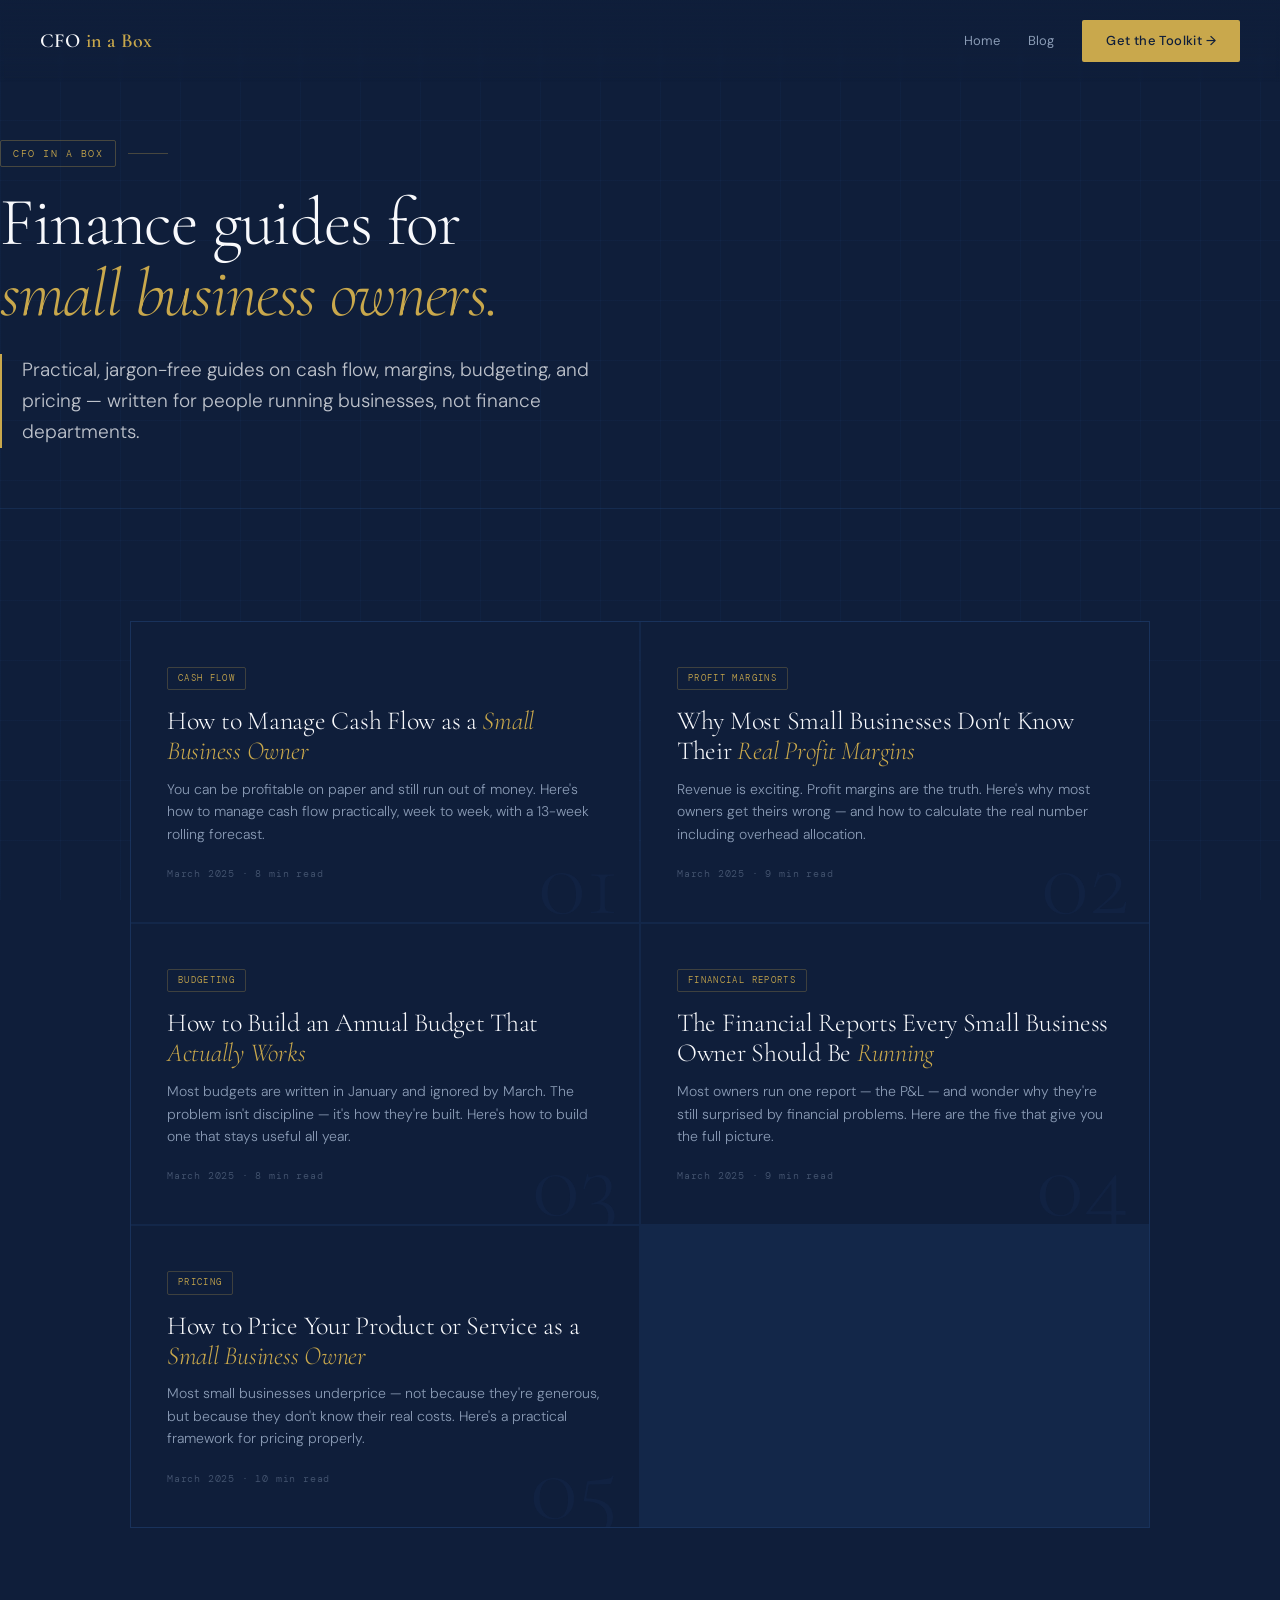
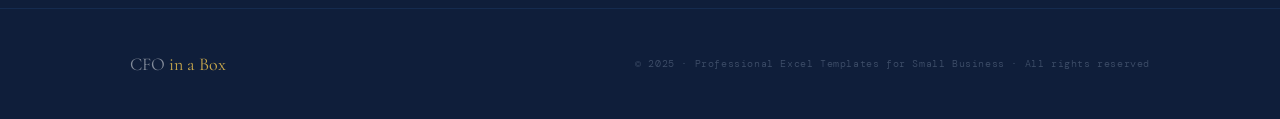
<file: blog-index.html>
<!DOCTYPE html>
<html lang="en">
<head>
<meta charset="UTF-8">
<meta name="viewport" content="width=device-width, initial-scale=1.0">
<title>Blog — CFO in a Box | Small Business Finance Guides</title>
<meta name="description" content="Practical finance guides for small business owners. Cash flow, profit margins, budgeting, pricing, and KPIs — written clearly, without the jargon.">
<link rel="preconnect" href="https://fonts.googleapis.com">
<link href="https://fonts.googleapis.com/css2?family=Cormorant+Garamond:ital,wght@0,300;0,400;0,600;1,300;1,400&family=DM+Sans:wght@300;400;500&family=DM+Mono:wght@400;500&display=swap" rel="stylesheet">
<link rel="stylesheet" href="blog-style.css">
<style>
  .blog-hero { padding: 140px 0 60px; position: relative; z-index: 1; border-bottom: 1px solid rgba(46,95,163,0.2); }
  .blog-grid { padding: 64px 0 80px; position: relative; z-index: 1; }
  .blog-posts { display: grid; grid-template-columns: repeat(2, 1fr); gap: 2px; background: rgba(46,95,163,0.15); border: 1px solid rgba(46,95,163,0.2); margin-top: 48px; }
  .blog-post-card { background: var(--navy-deep); padding: 40px 36px; text-decoration: none; display: block; transition: background 0.2s; position: relative; overflow: hidden; }
  .blog-post-card:hover { background: rgba(31,56,100,0.4); }
  .blog-post-card::before { content: attr(data-num); position: absolute; right: 20px; bottom: -10px; font-family: var(--font-display); font-size: 100px; font-weight: 300; color: rgba(46,95,163,0.08); line-height: 1; pointer-events: none; }
  .bp-tag { font-family: var(--font-mono); font-size: 9px; letter-spacing: 0.15em; text-transform: uppercase; color: var(--gold); border: 1px solid rgba(201,168,76,0.25); padding: 3px 10px; border-radius: 2px; display: inline-block; margin-bottom: 16px; }
  .bp-title { font-family: var(--font-display); font-size: 26px; font-weight: 300; line-height: 1.15; color: var(--white); margin-bottom: 12px; letter-spacing: -0.01em; }
  .bp-title em { font-style: italic; color: var(--gold); }
  .bp-desc { font-size: 14px; color: var(--muted); line-height: 1.6; margin-bottom: 20px; }
  .bp-meta { font-family: var(--font-mono); font-size: 10px; color: rgba(138,155,181,0.45); letter-spacing: 0.08em; }
  .blog-eyebrow { display: flex; align-items: center; gap: 12px; margin-bottom: 20px; }
  .blog-eyebrow-tag { font-family: var(--font-mono); font-size: 10px; letter-spacing: 0.15em; text-transform: uppercase; color: var(--gold); border: 1px solid rgba(201,168,76,0.3); padding: 4px 12px; border-radius: 2px; }
  .blog-eyebrow-line { height: 1px; width: 40px; background: rgba(201,168,76,0.3); }
  @media (max-width: 700px) { .blog-posts { grid-template-columns: 1fr; } }
</style>
</head>
<body>
<nav>
  <a href="index.html" class="nav-logo">CFO <span>in a Box</span></a>
  <div class="nav-links">
    <a href="index.html" class="nav-link">Home</a>
    <a href="blog-index.html" class="nav-link">Blog</a>
    <a href="https://payhip.com/CFOinaBox" class="nav-cta" target="_blank">Get the Toolkit →</a>
  </div>
</nav>

<div class="blog-hero">
  <div class="container">
    <div class="blog-eyebrow">
      <span class="blog-eyebrow-tag">CFO in a Box</span>
      <span class="blog-eyebrow-line"></span>
    </div>
    <h1 class="article-title">Finance guides for<br><em>small business owners.</em></h1>
    <p class="article-intro">Practical, jargon-free guides on cash flow, margins, budgeting, and pricing — written for people running businesses, not finance departments.</p>
  </div>
</div>

<div class="blog-grid">
  <div class="container-wide">
    <div class="blog-posts">

      <a href="blog.html" class="blog-post-card" data-num="01">
        <span class="bp-tag">Cash Flow</span>
        <h2 class="bp-title">How to Manage Cash Flow as a <em>Small Business Owner</em></h2>
        <p class="bp-desc">You can be profitable on paper and still run out of money. Here's how to manage cash flow practically, week to week, with a 13-week rolling forecast.</p>
        <div class="bp-meta">March 2025 · 8 min read</div>
      </a>

      <a href="blog-margins.html" class="blog-post-card" data-num="02">
        <span class="bp-tag">Profit Margins</span>
        <h2 class="bp-title">Why Most Small Businesses Don't Know Their <em>Real Profit Margins</em></h2>
        <p class="bp-desc">Revenue is exciting. Profit margins are the truth. Here's why most owners get theirs wrong — and how to calculate the real number including overhead allocation.</p>
        <div class="bp-meta">March 2025 · 9 min read</div>
      </a>

      <a href="blog-budget.html" class="blog-post-card" data-num="03">
        <span class="bp-tag">Budgeting</span>
        <h2 class="bp-title">How to Build an Annual Budget That <em>Actually Works</em></h2>
        <p class="bp-desc">Most budgets are written in January and ignored by March. The problem isn't discipline — it's how they're built. Here's how to build one that stays useful all year.</p>
        <div class="bp-meta">March 2025 · 8 min read</div>
      </a>

      <a href="blog-kpi.html" class="blog-post-card" data-num="04">
        <span class="bp-tag">Financial Reports</span>
        <h2 class="bp-title">The Financial Reports Every Small Business Owner Should Be <em>Running</em></h2>
        <p class="bp-desc">Most owners run one report — the P&L — and wonder why they're still surprised by financial problems. Here are the five that give you the full picture.</p>
        <div class="bp-meta">March 2025 · 9 min read</div>
      </a>

      <a href="blog-pricing.html" class="blog-post-card" data-num="05">
        <span class="bp-tag">Pricing</span>
        <h2 class="bp-title">How to Price Your Product or Service as a <em>Small Business Owner</em></h2>
        <p class="bp-desc">Most small businesses underprice — not because they're generous, but because they don't know their real costs. Here's a practical framework for pricing properly.</p>
        <div class="bp-meta">March 2025 · 10 min read</div>
      </a>

    </div>
  </div>
</div>

<footer>
  <div class="container-wide">
    <div class="footer-inner">
      <div class="footer-logo">CFO <span>in a Box</span></div>
      <div class="footer-note">© 2025 · Professional Excel Templates for Small Business · All rights reserved</div>
    </div>
  </div>
</footer>
</body>
</html>
</file>
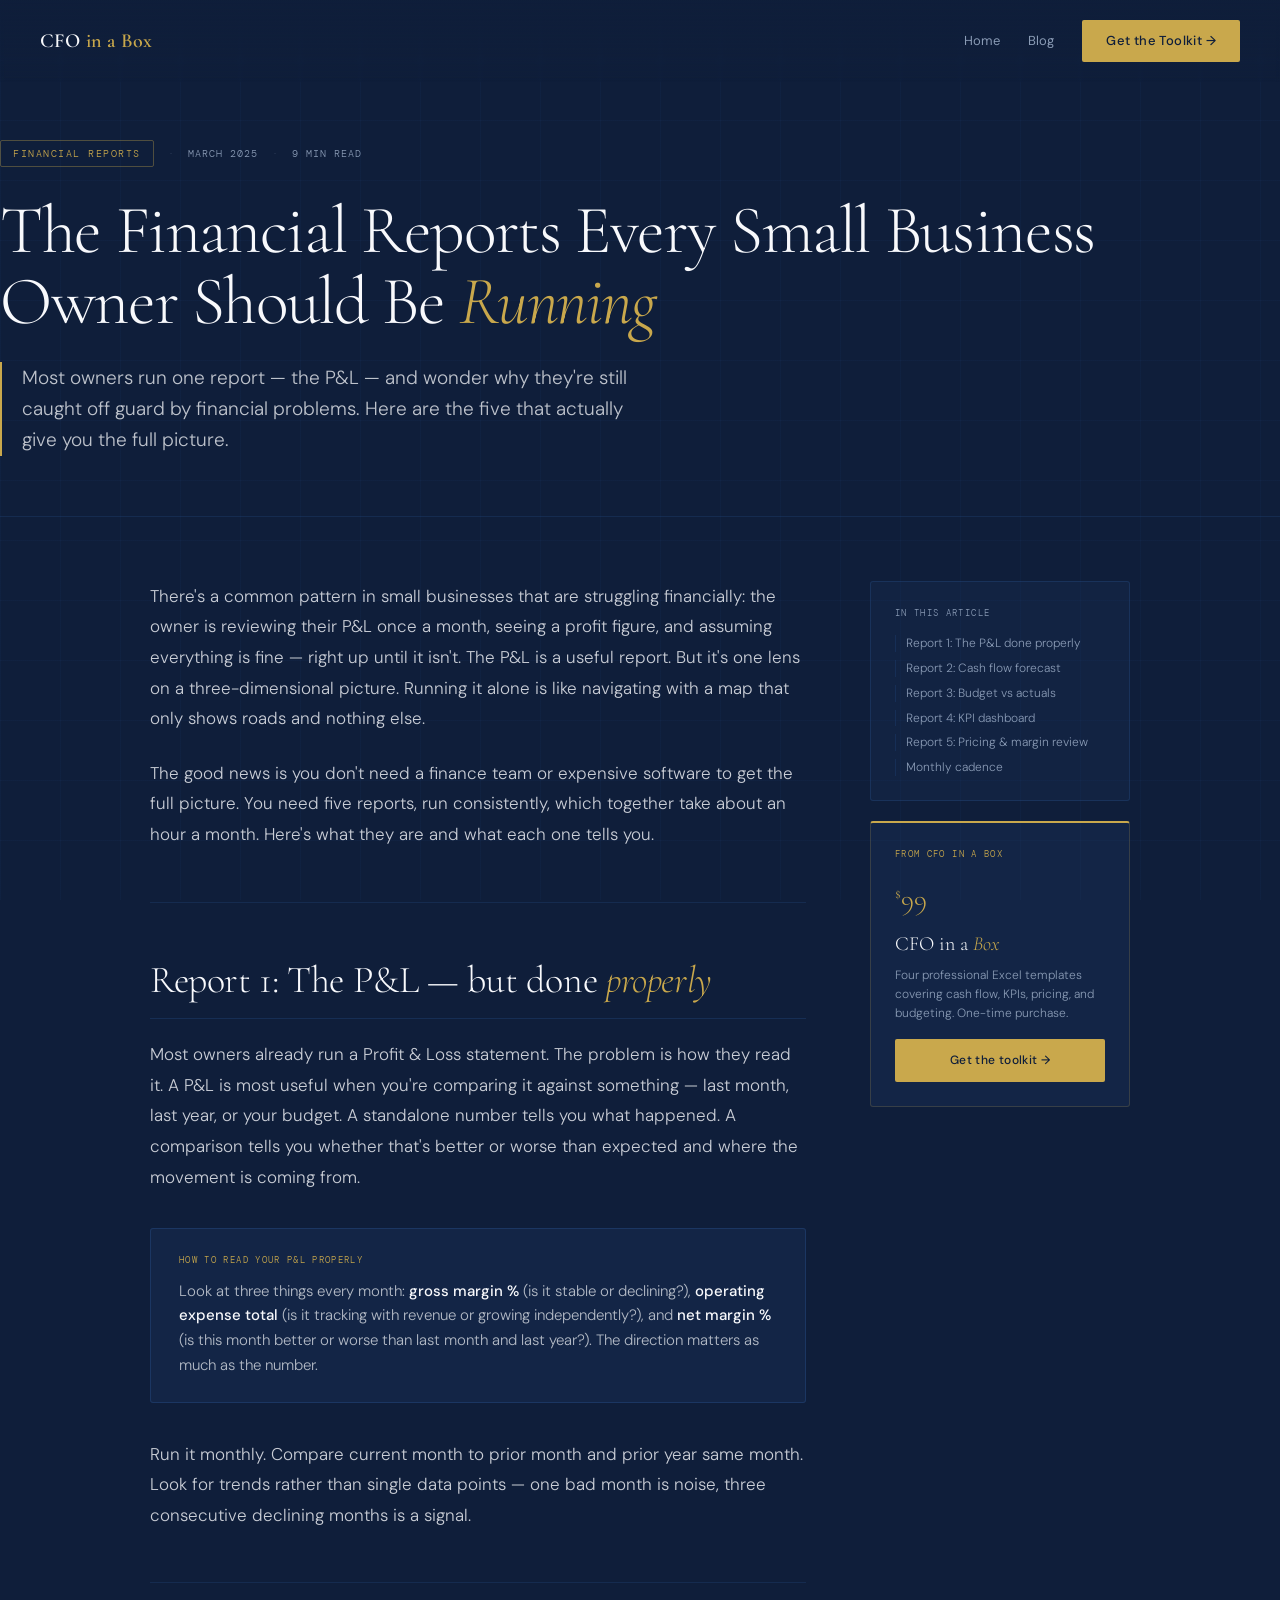
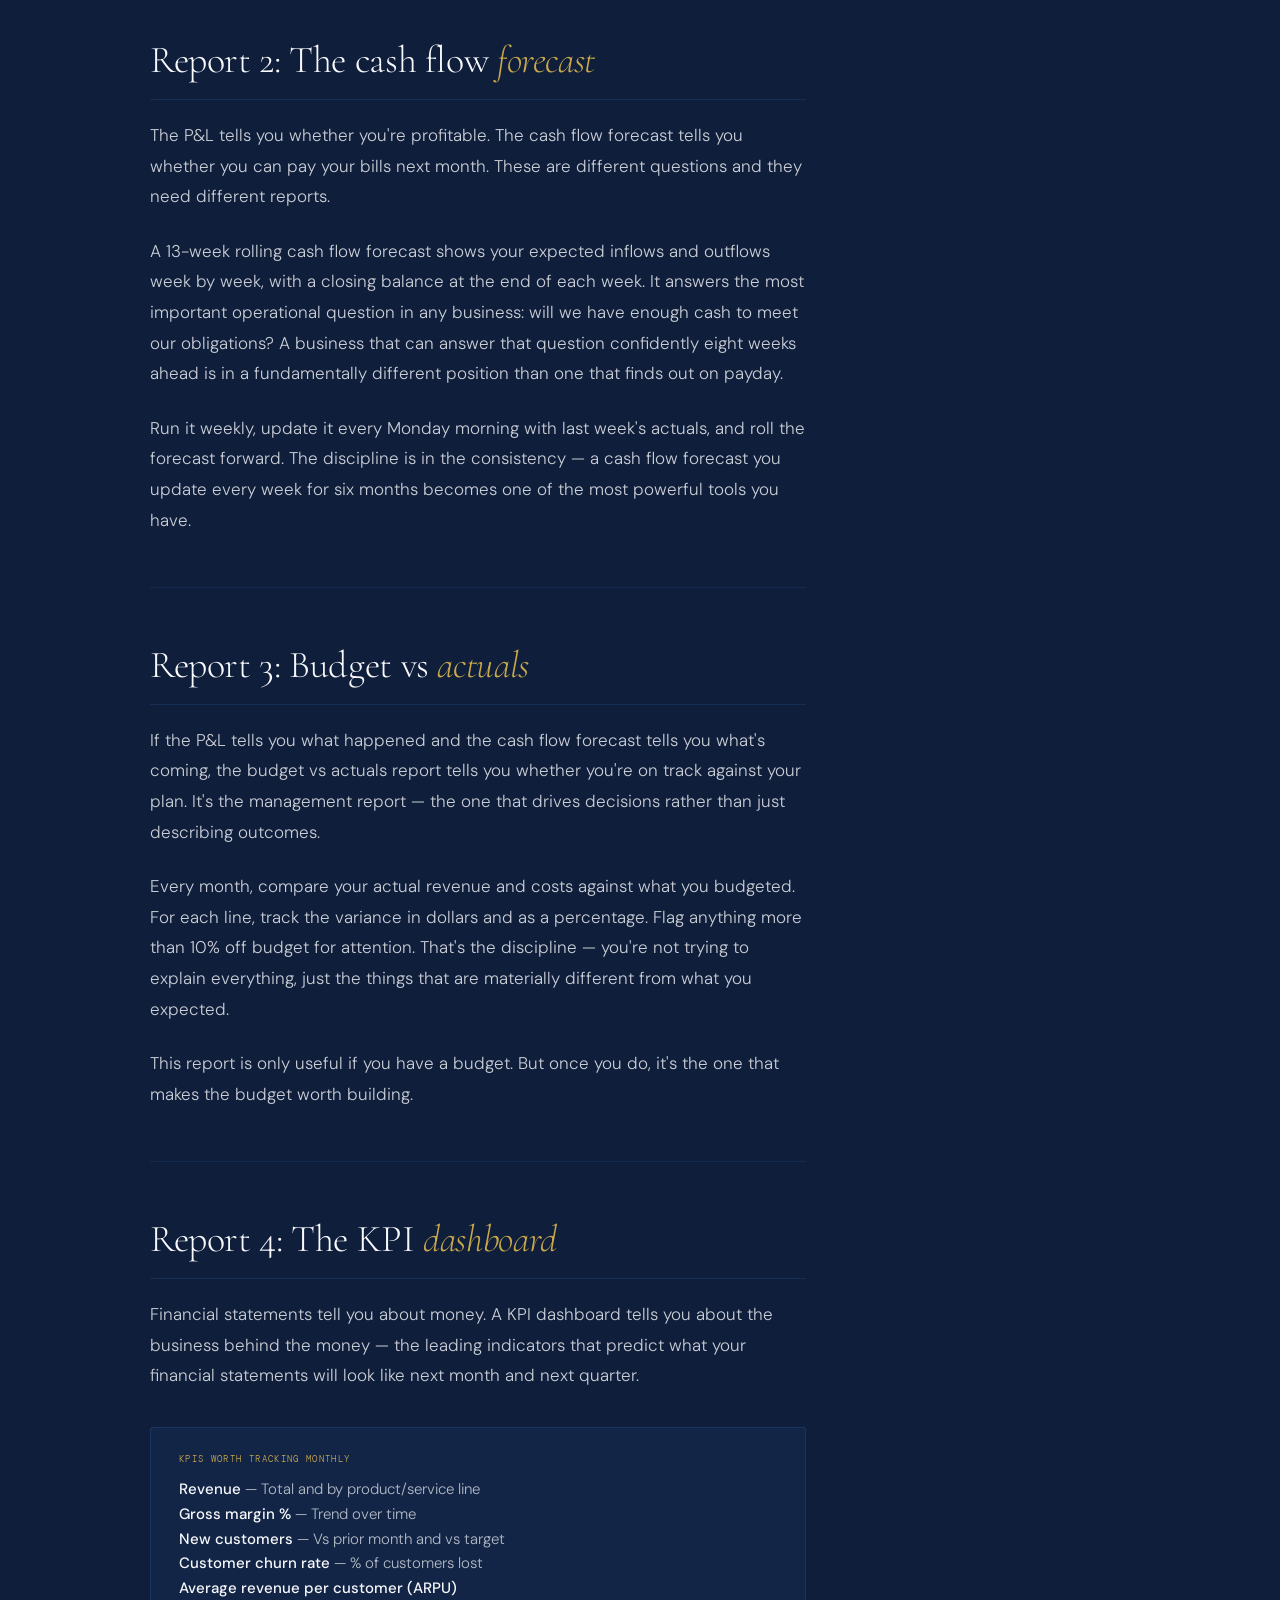
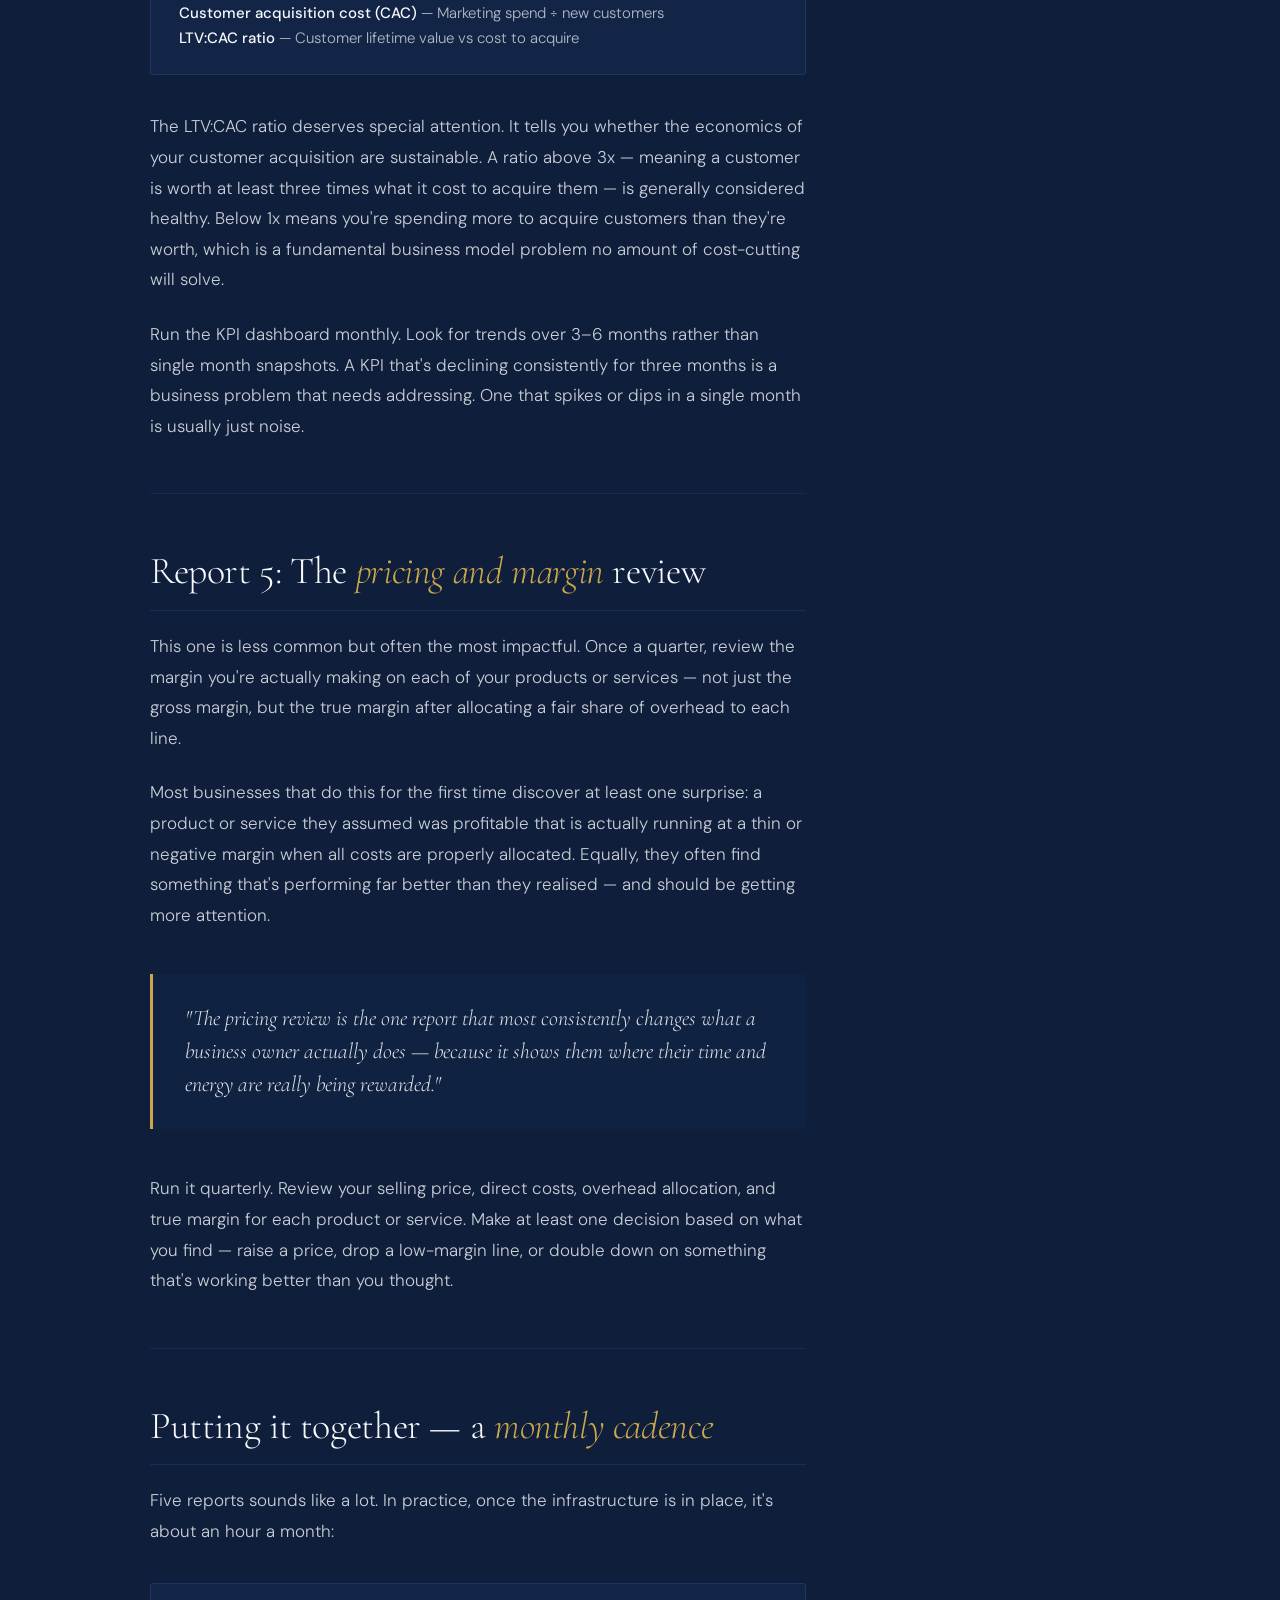
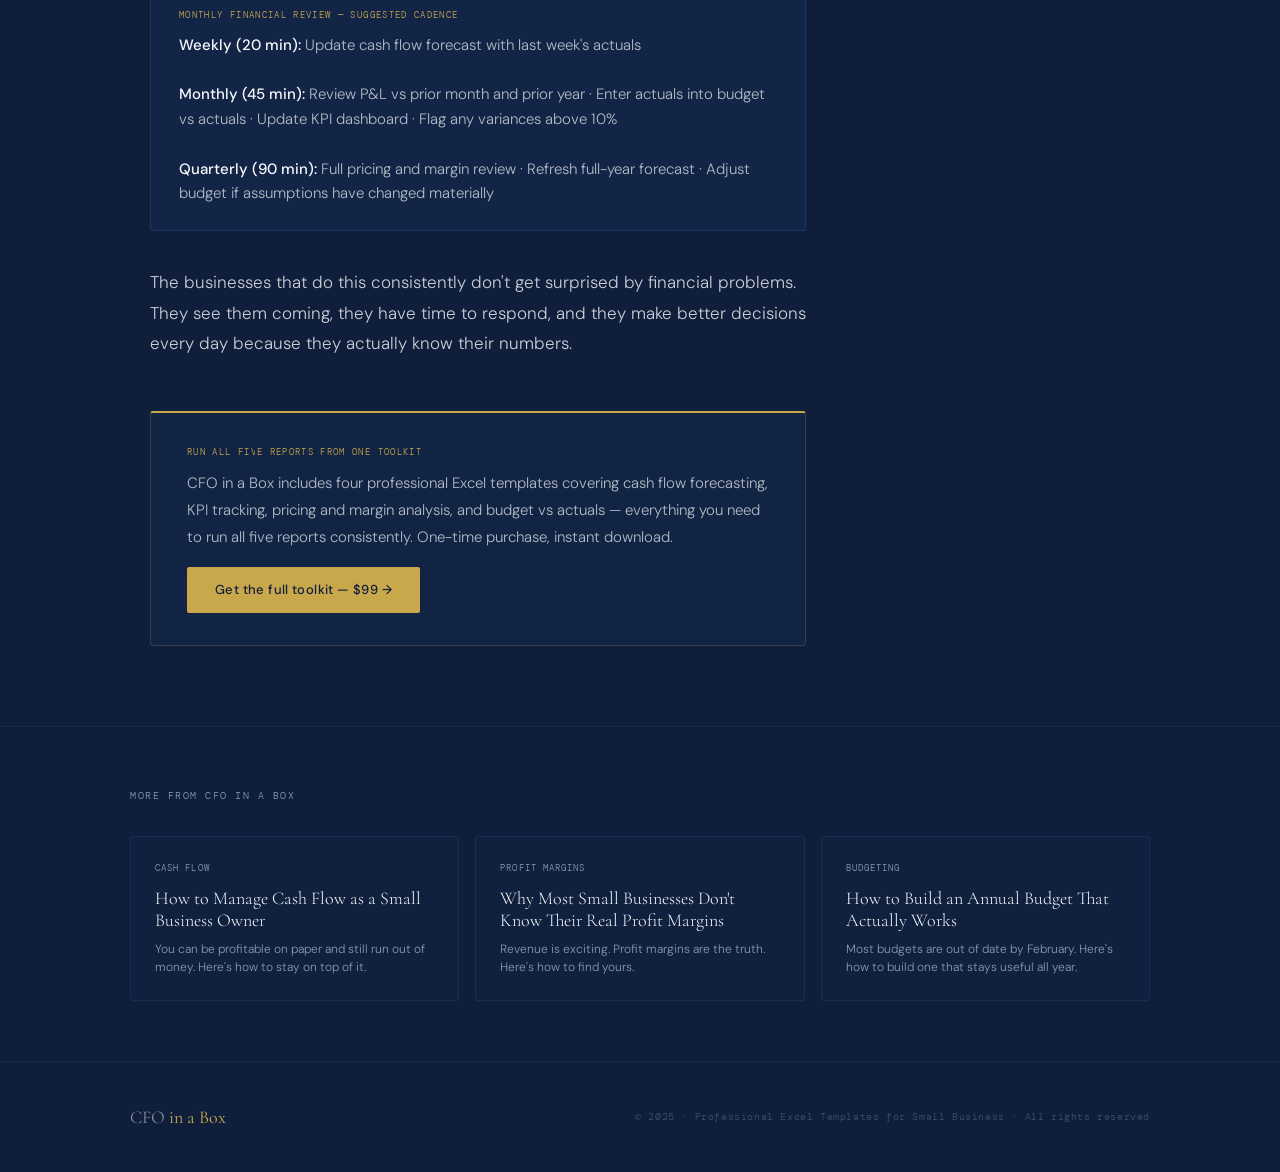
<file: blog-kpi.html>
<!DOCTYPE html>
<html lang="en">
<head>
<meta charset="UTF-8">
<meta name="viewport" content="width=device-width, initial-scale=1.0">
<title>The Financial Reports Every Small Business Owner Should Be Running — CFO in a Box</title>
<meta name="description" content="Most small business owners run one report — the P&L — and wonder why they're still surprised by financial problems. Here are the five reports that give you the full picture.">
<link rel="preconnect" href="https://fonts.googleapis.com">
<link href="https://fonts.googleapis.com/css2?family=Cormorant+Garamond:ital,wght@0,300;0,400;0,600;1,300;1,400&family=DM+Sans:wght@300;400;500&family=DM+Mono:wght@400;500&display=swap" rel="stylesheet">
<link rel="stylesheet" href="blog-style.css">
</head>
<body>
<nav>
  <a href="index.html" class="nav-logo">CFO <span>in a Box</span></a>
  <div class="nav-links">
    <a href="index.html" class="nav-link">Home</a>
    <a href="blog-index.html" class="nav-link">Blog</a>
    <a href="https://payhip.com/CFOinaBox" class="nav-cta" target="_blank">Get the Toolkit →</a>
  </div>
</nav>

<div class="article-hero">
  <div class="container">
    <div class="article-meta">
      <span class="meta-tag">Financial Reports</span>
      <span class="meta-dot">·</span>
      <span class="meta-date">March 2025</span>
      <span class="meta-dot">·</span>
      <span class="meta-read">9 min read</span>
    </div>
    <h1 class="article-title">The Financial Reports Every Small Business Owner Should Be <em>Running</em></h1>
    <p class="article-intro">Most owners run one report — the P&L — and wonder why they're still caught off guard by financial problems. Here are the five that actually give you the full picture.</p>
  </div>
</div>

<div class="article-body">
  <div class="article-layout">
    <div class="article-main">

      <p>There's a common pattern in small businesses that are struggling financially: the owner is reviewing their P&L once a month, seeing a profit figure, and assuming everything is fine — right up until it isn't. The P&L is a useful report. But it's one lens on a three-dimensional picture. Running it alone is like navigating with a map that only shows roads and nothing else.</p>

      <p>The good news is you don't need a finance team or expensive software to get the full picture. You need five reports, run consistently, which together take about an hour a month. Here's what they are and what each one tells you.</p>

      <hr>

      <h2 id="pl">Report 1: The P&L — but done <em>properly</em></h2>

      <p>Most owners already run a Profit & Loss statement. The problem is how they read it. A P&L is most useful when you're comparing it against something — last month, last year, or your budget. A standalone number tells you what happened. A comparison tells you whether that's better or worse than expected and where the movement is coming from.</p>

      <div class="concept-box">
        <span class="concept-label">How to read your P&L properly</span>
        <p>Look at three things every month: <strong>gross margin %</strong> (is it stable or declining?), <strong>operating expense total</strong> (is it tracking with revenue or growing independently?), and <strong>net margin %</strong> (is this month better or worse than last month and last year?). The direction matters as much as the number.</p>
      </div>

      <p>Run it monthly. Compare current month to prior month and prior year same month. Look for trends rather than single data points — one bad month is noise, three consecutive declining months is a signal.</p>

      <hr>

      <h2 id="cashflow">Report 2: The cash flow <em>forecast</em></h2>

      <p>The P&L tells you whether you're profitable. The cash flow forecast tells you whether you can pay your bills next month. These are different questions and they need different reports.</p>

      <p>A 13-week rolling cash flow forecast shows your expected inflows and outflows week by week, with a closing balance at the end of each week. It answers the most important operational question in any business: will we have enough cash to meet our obligations? A business that can answer that question confidently eight weeks ahead is in a fundamentally different position than one that finds out on payday.</p>

      <p>Run it weekly, update it every Monday morning with last week's actuals, and roll the forecast forward. The discipline is in the consistency — a cash flow forecast you update every week for six months becomes one of the most powerful tools you have.</p>

      <hr>

      <h2 id="budget">Report 3: Budget vs <em>actuals</em></h2>

      <p>If the P&L tells you what happened and the cash flow forecast tells you what's coming, the budget vs actuals report tells you whether you're on track against your plan. It's the management report — the one that drives decisions rather than just describing outcomes.</p>

      <p>Every month, compare your actual revenue and costs against what you budgeted. For each line, track the variance in dollars and as a percentage. Flag anything more than 10% off budget for attention. That's the discipline — you're not trying to explain everything, just the things that are materially different from what you expected.</p>

      <p>This report is only useful if you have a budget. But once you do, it's the one that makes the budget worth building.</p>

      <hr>

      <h2 id="kpi">Report 4: The KPI <em>dashboard</em></h2>

      <p>Financial statements tell you about money. A KPI dashboard tells you about the business behind the money — the leading indicators that predict what your financial statements will look like next month and next quarter.</p>

      <div class="concept-box">
        <span class="concept-label">KPIs worth tracking monthly</span>
        <p><strong>Revenue</strong> — Total and by product/service line<br>
        <strong>Gross margin %</strong> — Trend over time<br>
        <strong>New customers</strong> — Vs prior month and vs target<br>
        <strong>Customer churn rate</strong> — % of customers lost<br>
        <strong>Average revenue per customer (ARPU)</strong><br>
        <strong>Customer acquisition cost (CAC)</strong> — Marketing spend ÷ new customers<br>
        <strong>LTV:CAC ratio</strong> — Customer lifetime value vs cost to acquire</p>
      </div>

      <p>The LTV:CAC ratio deserves special attention. It tells you whether the economics of your customer acquisition are sustainable. A ratio above 3x — meaning a customer is worth at least three times what it cost to acquire them — is generally considered healthy. Below 1x means you're spending more to acquire customers than they're worth, which is a fundamental business model problem no amount of cost-cutting will solve.</p>

      <p>Run the KPI dashboard monthly. Look for trends over 3–6 months rather than single month snapshots. A KPI that's declining consistently for three months is a business problem that needs addressing. One that spikes or dips in a single month is usually just noise.</p>

      <hr>

      <h2 id="pricing">Report 5: The <em>pricing and margin</em> review</h2>

      <p>This one is less common but often the most impactful. Once a quarter, review the margin you're actually making on each of your products or services — not just the gross margin, but the true margin after allocating a fair share of overhead to each line.</p>

      <p>Most businesses that do this for the first time discover at least one surprise: a product or service they assumed was profitable that is actually running at a thin or negative margin when all costs are properly allocated. Equally, they often find something that's performing far better than they realised — and should be getting more attention.</p>

      <div class="pull-quote">
        <p>"The pricing review is the one report that most consistently changes what a business owner actually does — because it shows them where their time and energy are really being rewarded."</p>
      </div>

      <p>Run it quarterly. Review your selling price, direct costs, overhead allocation, and true margin for each product or service. Make at least one decision based on what you find — raise a price, drop a low-margin line, or double down on something that's working better than you thought.</p>

      <hr>

      <h2 id="cadence">Putting it together — a <em>monthly cadence</em></h2>

      <p>Five reports sounds like a lot. In practice, once the infrastructure is in place, it's about an hour a month:</p>

      <div class="concept-box">
        <span class="concept-label">Monthly financial review — suggested cadence</span>
        <p><strong>Weekly (20 min):</strong> Update cash flow forecast with last week's actuals<br><br>
        <strong>Monthly (45 min):</strong> Review P&L vs prior month and prior year · Enter actuals into budget vs actuals · Update KPI dashboard · Flag any variances above 10%<br><br>
        <strong>Quarterly (90 min):</strong> Full pricing and margin review · Refresh full-year forecast · Adjust budget if assumptions have changed materially</p>
      </div>

      <p>The businesses that do this consistently don't get surprised by financial problems. They see them coming, they have time to respond, and they make better decisions every day because they actually know their numbers.</p>

      <div class="article-cta">
        <span class="cta-label">Run all five reports from one toolkit</span>
        <p>CFO in a Box includes four professional Excel templates covering cash flow forecasting, KPI tracking, pricing and margin analysis, and budget vs actuals — everything you need to run all five reports consistently. One-time purchase, instant download.</p>
        <a href="https://payhip.com/CFOinaBox" target="_blank">Get the full toolkit — $99 →</a>
      </div>

    </div>

    <aside class="article-sidebar">
      <div class="sidebar-card">
        <span class="sidebar-label">In this article</span>
        <ul class="sidebar-toc">
          <li><a href="#pl">Report 1: The P&L done properly</a></li>
          <li><a href="#cashflow">Report 2: Cash flow forecast</a></li>
          <li><a href="#budget">Report 3: Budget vs actuals</a></li>
          <li><a href="#kpi">Report 4: KPI dashboard</a></li>
          <li><a href="#pricing">Report 5: Pricing & margin review</a></li>
          <li><a href="#cadence">Monthly cadence</a></li>
        </ul>
      </div>
      <div class="sidebar-promo">
        <span class="sidebar-label">From CFO in a Box</span>
        <div class="sidebar-price"><sup>$</sup>99</div>
        <h4>CFO in a <em>Box</em></h4>
        <p>Four professional Excel templates covering cash flow, KPIs, pricing, and budgeting. One-time purchase.</p>
        <a href="https://payhip.com/CFOinaBox" target="_blank">Get the toolkit →</a>
      </div>
    </aside>
  </div>
</div>

<div class="more-posts">
  <div class="container-wide">
    <span class="more-label">More from CFO in a Box</span>
    <div class="post-cards">
      <a href="blog.html" class="post-card">
        <span class="post-card-tag">Cash Flow</span>
        <h3>How to Manage Cash Flow as a Small Business Owner</h3>
        <p>You can be profitable on paper and still run out of money. Here's how to stay on top of it.</p>
      </a>
      <a href="blog-margins.html" class="post-card">
        <span class="post-card-tag">Profit Margins</span>
        <h3>Why Most Small Businesses Don't Know Their Real Profit Margins</h3>
        <p>Revenue is exciting. Profit margins are the truth. Here's how to find yours.</p>
      </a>
      <a href="blog-budget.html" class="post-card">
        <span class="post-card-tag">Budgeting</span>
        <h3>How to Build an Annual Budget That Actually Works</h3>
        <p>Most budgets are out of date by February. Here's how to build one that stays useful all year.</p>
      </a>
    </div>
  </div>
</div>

<footer>
  <div class="container-wide">
    <div class="footer-inner">
      <div class="footer-logo">CFO <span>in a Box</span></div>
      <div class="footer-note">© 2025 · Professional Excel Templates for Small Business · All rights reserved</div>
    </div>
  </div>
</footer>
<script src="blog-script.js"></script>
</body>
</html>
</file>
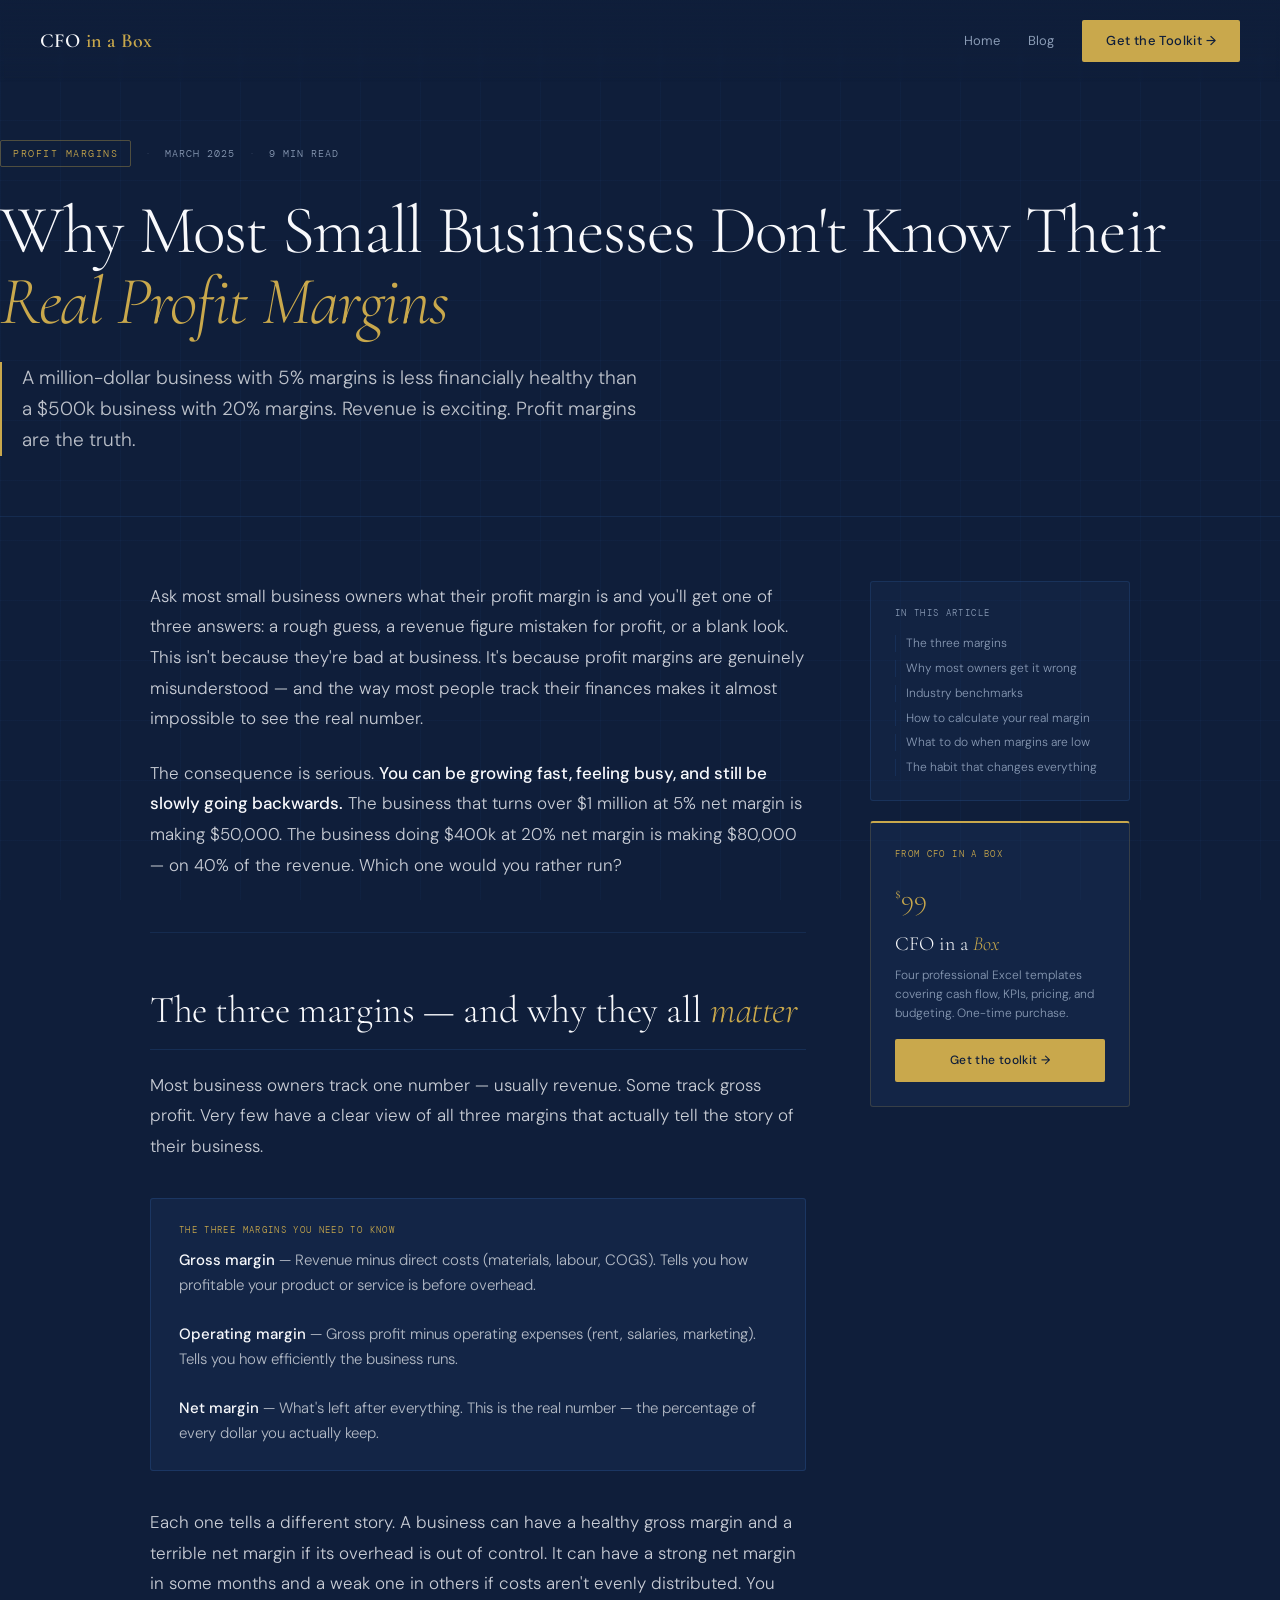
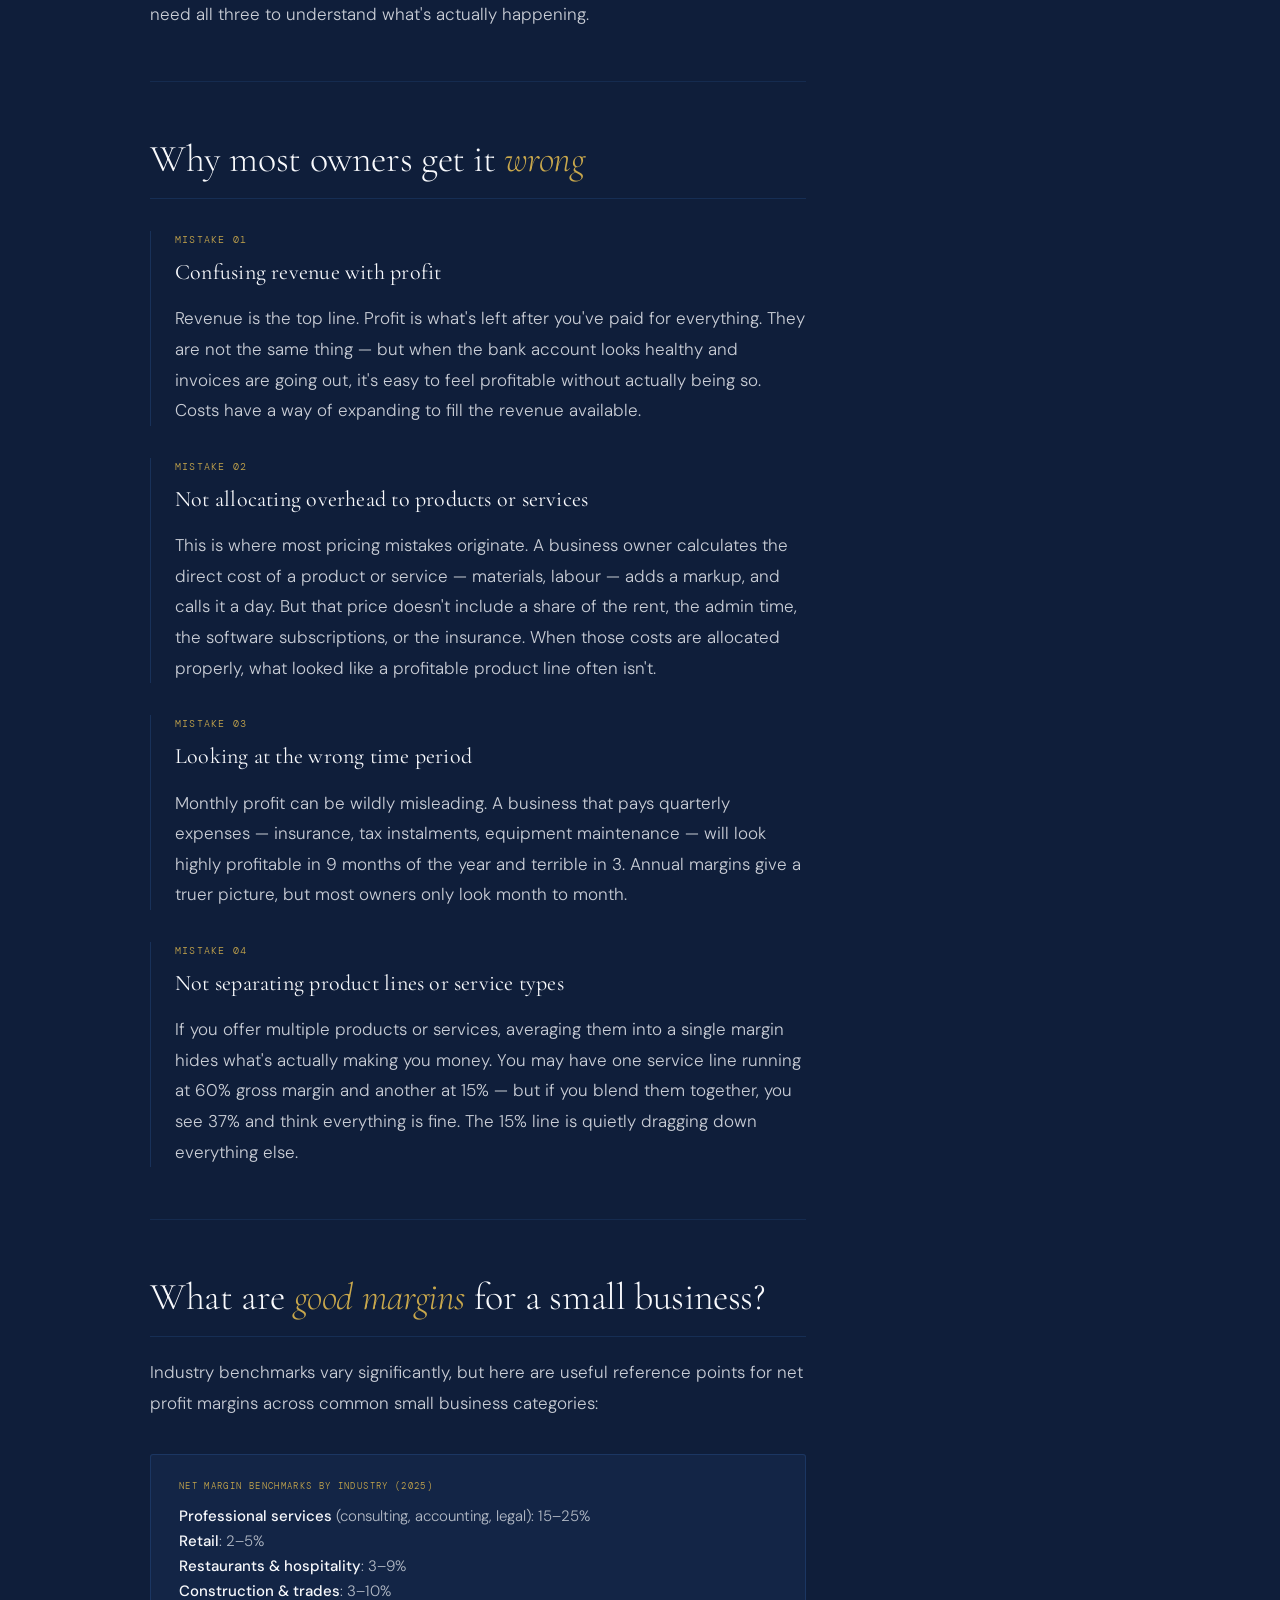
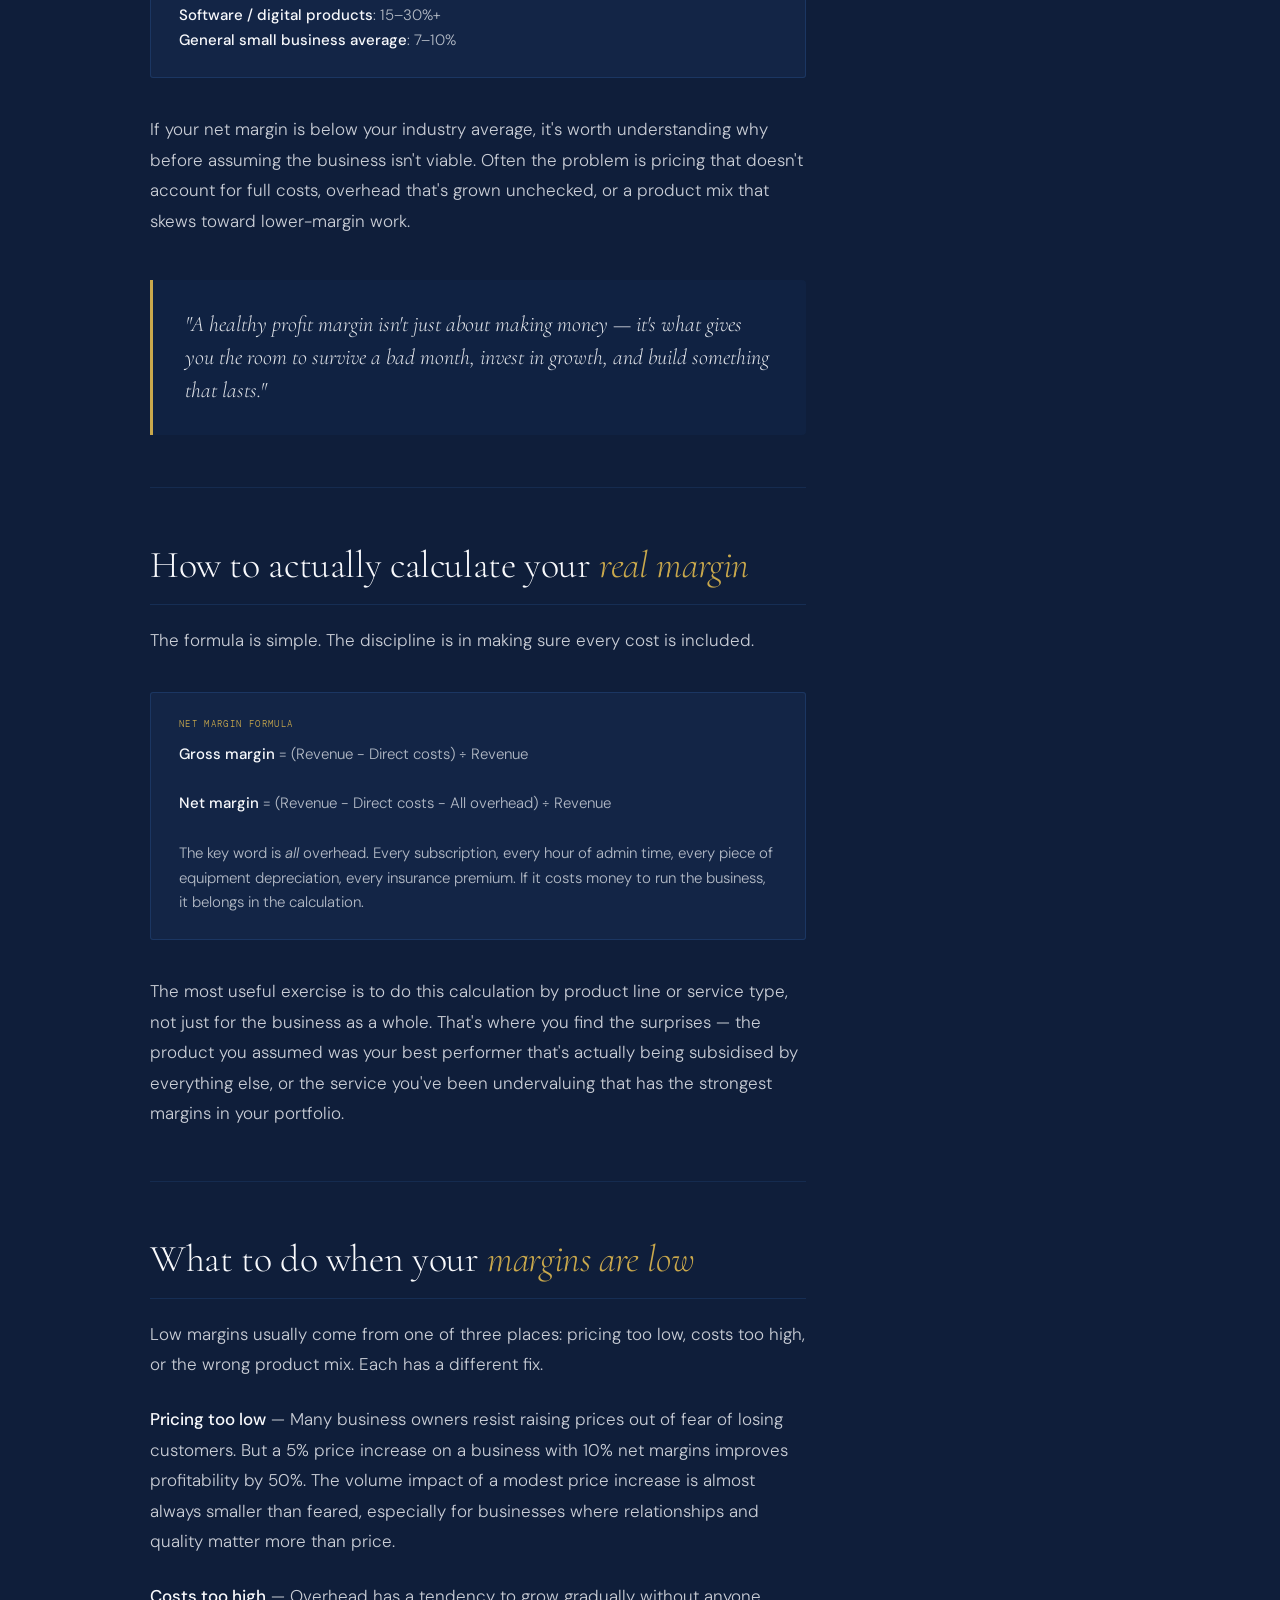
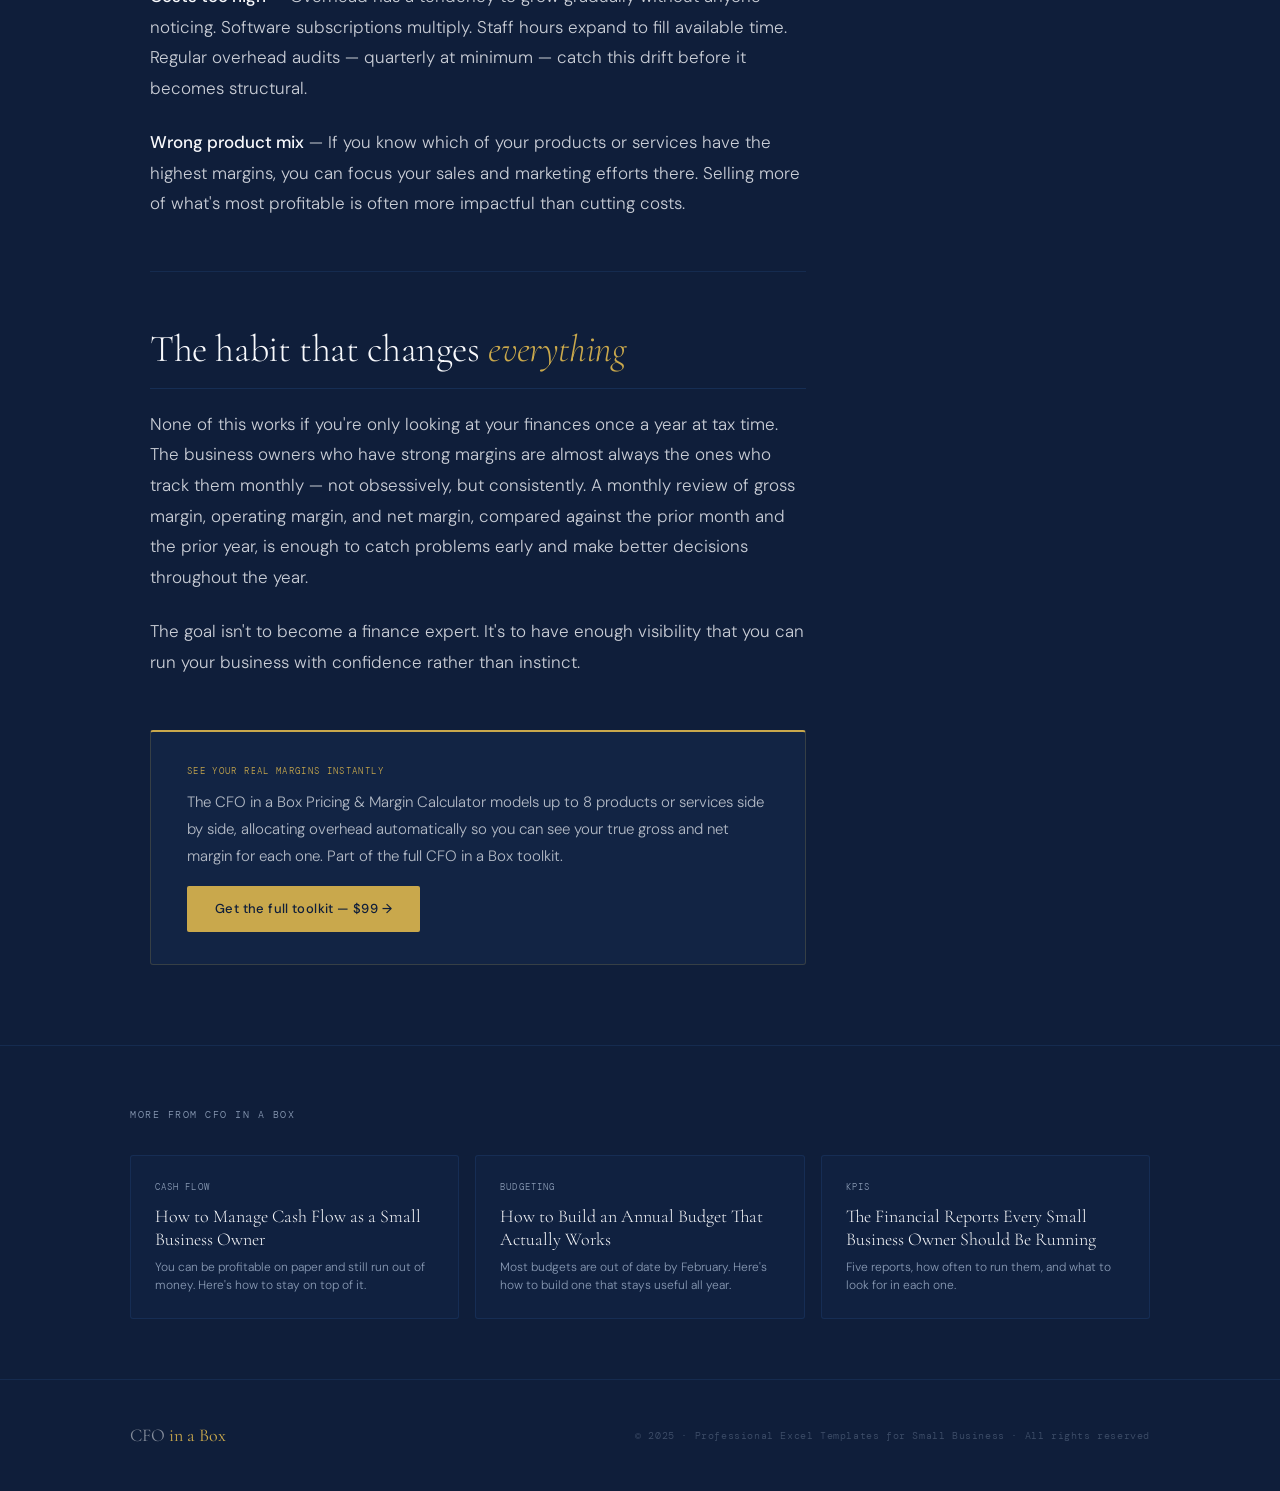
<file: blog-margins.html>
<!DOCTYPE html>
<html lang="en">
<head>
<meta charset="UTF-8">
<meta name="viewport" content="width=device-width, initial-scale=1.0">
<title>Why Most Small Businesses Don't Know Their Real Profit Margins — CFO in a Box</title>
<meta name="description" content="You might be making money but not know it — or losing money without realising. Here's why most small business owners get their profit margins wrong and how to fix it.">
<link rel="preconnect" href="https://fonts.googleapis.com">
<link href="https://fonts.googleapis.com/css2?family=Cormorant+Garamond:ital,wght@0,300;0,400;0,600;1,300;1,400&family=DM+Sans:wght@300;400;500&family=DM+Mono:wght@400;500&display=swap" rel="stylesheet">
<link rel="stylesheet" href="blog-style.css">
</head>
<body>
<nav>
  <a href="index.html" class="nav-logo">CFO <span>in a Box</span></a>
  <div class="nav-links">
    <a href="index.html" class="nav-link">Home</a>
    <a href="blog-index.html" class="nav-link">Blog</a>
    <a href="https://payhip.com/CFOinaBox" class="nav-cta" target="_blank">Get the Toolkit →</a>
  </div>
</nav>

<div class="article-hero">
  <div class="container">
    <div class="article-meta">
      <span class="meta-tag">Profit Margins</span>
      <span class="meta-dot">·</span>
      <span class="meta-date">March 2025</span>
      <span class="meta-dot">·</span>
      <span class="meta-read">9 min read</span>
    </div>
    <h1 class="article-title">Why Most Small Businesses Don't Know Their <em>Real Profit Margins</em></h1>
    <p class="article-intro">A million-dollar business with 5% margins is less financially healthy than a $500k business with 20% margins. Revenue is exciting. Profit margins are the truth.</p>
  </div>
</div>

<div class="article-body">
  <div class="article-layout">
    <div class="article-main">

      <p>Ask most small business owners what their profit margin is and you'll get one of three answers: a rough guess, a revenue figure mistaken for profit, or a blank look. This isn't because they're bad at business. It's because profit margins are genuinely misunderstood — and the way most people track their finances makes it almost impossible to see the real number.</p>

      <p>The consequence is serious. <strong>You can be growing fast, feeling busy, and still be slowly going backwards.</strong> The business that turns over $1 million at 5% net margin is making $50,000. The business doing $400k at 20% net margin is making $80,000 — on 40% of the revenue. Which one would you rather run?</p>

      <hr>

      <h2 id="three-margins">The three margins — and why they all <em>matter</em></h2>

      <p>Most business owners track one number — usually revenue. Some track gross profit. Very few have a clear view of all three margins that actually tell the story of their business.</p>

      <div class="concept-box">
        <span class="concept-label">The three margins you need to know</span>
        <p><strong>Gross margin</strong> — Revenue minus direct costs (materials, labour, COGS). Tells you how profitable your product or service is before overhead.<br><br>
        <strong>Operating margin</strong> — Gross profit minus operating expenses (rent, salaries, marketing). Tells you how efficiently the business runs.<br><br>
        <strong>Net margin</strong> — What's left after everything. This is the real number — the percentage of every dollar you actually keep.</p>
      </div>

      <p>Each one tells a different story. A business can have a healthy gross margin and a terrible net margin if its overhead is out of control. It can have a strong net margin in some months and a weak one in others if costs aren't evenly distributed. You need all three to understand what's actually happening.</p>

      <hr>

      <h2 id="why-wrong">Why most owners get it <em>wrong</em></h2>

      <div class="trap-item">
        <span class="trap-num">Mistake 01</span>
        <h3>Confusing revenue with profit</h3>
        <p>Revenue is the top line. Profit is what's left after you've paid for everything. They are not the same thing — but when the bank account looks healthy and invoices are going out, it's easy to feel profitable without actually being so. Costs have a way of expanding to fill the revenue available.</p>
      </div>

      <div class="trap-item">
        <span class="trap-num">Mistake 02</span>
        <h3>Not allocating overhead to products or services</h3>
        <p>This is where most pricing mistakes originate. A business owner calculates the direct cost of a product or service — materials, labour — adds a markup, and calls it a day. But that price doesn't include a share of the rent, the admin time, the software subscriptions, or the insurance. When those costs are allocated properly, what looked like a profitable product line often isn't.</p>
      </div>

      <div class="trap-item">
        <span class="trap-num">Mistake 03</span>
        <h3>Looking at the wrong time period</h3>
        <p>Monthly profit can be wildly misleading. A business that pays quarterly expenses — insurance, tax instalments, equipment maintenance — will look highly profitable in 9 months of the year and terrible in 3. Annual margins give a truer picture, but most owners only look month to month.</p>
      </div>

      <div class="trap-item">
        <span class="trap-num">Mistake 04</span>
        <h3>Not separating product lines or service types</h3>
        <p>If you offer multiple products or services, averaging them into a single margin hides what's actually making you money. You may have one service line running at 60% gross margin and another at 15% — but if you blend them together, you see 37% and think everything is fine. The 15% line is quietly dragging down everything else.</p>
      </div>

      <hr>

      <h2 id="benchmarks">What are <em>good margins</em> for a small business?</h2>

      <p>Industry benchmarks vary significantly, but here are useful reference points for net profit margins across common small business categories:</p>

      <div class="concept-box">
        <span class="concept-label">Net margin benchmarks by industry (2025)</span>
        <p><strong>Professional services</strong> (consulting, accounting, legal): 15–25%<br>
        <strong>Retail</strong>: 2–5%<br>
        <strong>Restaurants & hospitality</strong>: 3–9%<br>
        <strong>Construction & trades</strong>: 3–10%<br>
        <strong>Software / digital products</strong>: 15–30%+<br>
        <strong>General small business average</strong>: 7–10%</p>
      </div>

      <p>If your net margin is below your industry average, it's worth understanding why before assuming the business isn't viable. Often the problem is pricing that doesn't account for full costs, overhead that's grown unchecked, or a product mix that skews toward lower-margin work.</p>

      <div class="pull-quote">
        <p>"A healthy profit margin isn't just about making money — it's what gives you the room to survive a bad month, invest in growth, and build something that lasts."</p>
      </div>

      <hr>

      <h2 id="how-to-calculate">How to actually calculate your <em>real margin</em></h2>

      <p>The formula is simple. The discipline is in making sure every cost is included.</p>

      <div class="concept-box">
        <span class="concept-label">Net margin formula</span>
        <p><strong>Gross margin</strong> = (Revenue − Direct costs) ÷ Revenue<br><br>
        <strong>Net margin</strong> = (Revenue − Direct costs − All overhead) ÷ Revenue<br><br>
        The key word is <em>all</em> overhead. Every subscription, every hour of admin time, every piece of equipment depreciation, every insurance premium. If it costs money to run the business, it belongs in the calculation.</p>
      </div>

      <p>The most useful exercise is to do this calculation by product line or service type, not just for the business as a whole. That's where you find the surprises — the product you assumed was your best performer that's actually being subsidised by everything else, or the service you've been undervaluing that has the strongest margins in your portfolio.</p>

      <hr>

      <h2 id="what-to-do">What to do when your <em>margins are low</em></h2>

      <p>Low margins usually come from one of three places: pricing too low, costs too high, or the wrong product mix. Each has a different fix.</p>

      <p><strong>Pricing too low</strong> — Many business owners resist raising prices out of fear of losing customers. But a 5% price increase on a business with 10% net margins improves profitability by 50%. The volume impact of a modest price increase is almost always smaller than feared, especially for businesses where relationships and quality matter more than price.</p>

      <p><strong>Costs too high</strong> — Overhead has a tendency to grow gradually without anyone noticing. Software subscriptions multiply. Staff hours expand to fill available time. Regular overhead audits — quarterly at minimum — catch this drift before it becomes structural.</p>

      <p><strong>Wrong product mix</strong> — If you know which of your products or services have the highest margins, you can focus your sales and marketing efforts there. Selling more of what's most profitable is often more impactful than cutting costs.</p>

      <hr>

      <h2 id="track-it">The habit that changes <em>everything</em></h2>

      <p>None of this works if you're only looking at your finances once a year at tax time. The business owners who have strong margins are almost always the ones who track them monthly — not obsessively, but consistently. A monthly review of gross margin, operating margin, and net margin, compared against the prior month and the prior year, is enough to catch problems early and make better decisions throughout the year.</p>

      <p>The goal isn't to become a finance expert. It's to have enough visibility that you can run your business with confidence rather than instinct.</p>

      <div class="article-cta">
        <span class="cta-label">See your real margins instantly</span>
        <p>The CFO in a Box Pricing & Margin Calculator models up to 8 products or services side by side, allocating overhead automatically so you can see your true gross and net margin for each one. Part of the full CFO in a Box toolkit.</p>
        <a href="https://payhip.com/CFOinaBox" target="_blank">Get the full toolkit — $99 →</a>
      </div>

    </div>

    <aside class="article-sidebar">
      <div class="sidebar-card">
        <span class="sidebar-label">In this article</span>
        <ul class="sidebar-toc">
          <li><a href="#three-margins">The three margins</a></li>
          <li><a href="#why-wrong">Why most owners get it wrong</a></li>
          <li><a href="#benchmarks">Industry benchmarks</a></li>
          <li><a href="#how-to-calculate">How to calculate your real margin</a></li>
          <li><a href="#what-to-do">What to do when margins are low</a></li>
          <li><a href="#track-it">The habit that changes everything</a></li>
        </ul>
      </div>
      <div class="sidebar-promo">
        <span class="sidebar-label">From CFO in a Box</span>
        <div class="sidebar-price"><sup>$</sup>99</div>
        <h4>CFO in a <em>Box</em></h4>
        <p>Four professional Excel templates covering cash flow, KPIs, pricing, and budgeting. One-time purchase.</p>
        <a href="https://payhip.com/CFOinaBox" target="_blank">Get the toolkit →</a>
      </div>
    </aside>
  </div>
</div>

<div class="more-posts">
  <div class="container-wide">
    <span class="more-label">More from CFO in a Box</span>
    <div class="post-cards">
      <a href="blog.html" class="post-card">
        <span class="post-card-tag">Cash Flow</span>
        <h3>How to Manage Cash Flow as a Small Business Owner</h3>
        <p>You can be profitable on paper and still run out of money. Here's how to stay on top of it.</p>
      </a>
      <a href="blog-budget.html" class="post-card">
        <span class="post-card-tag">Budgeting</span>
        <h3>How to Build an Annual Budget That Actually Works</h3>
        <p>Most budgets are out of date by February. Here's how to build one that stays useful all year.</p>
      </a>
      <a href="blog-kpi.html" class="post-card">
        <span class="post-card-tag">KPIs</span>
        <h3>The Financial Reports Every Small Business Owner Should Be Running</h3>
        <p>Five reports, how often to run them, and what to look for in each one.</p>
      </a>
    </div>
  </div>
</div>

<footer>
  <div class="container-wide">
    <div class="footer-inner">
      <div class="footer-logo">CFO <span>in a Box</span></div>
      <div class="footer-note">© 2025 · Professional Excel Templates for Small Business · All rights reserved</div>
    </div>
  </div>
</footer>
<script src="blog-script.js"></script>
</body>
</html>
</file>
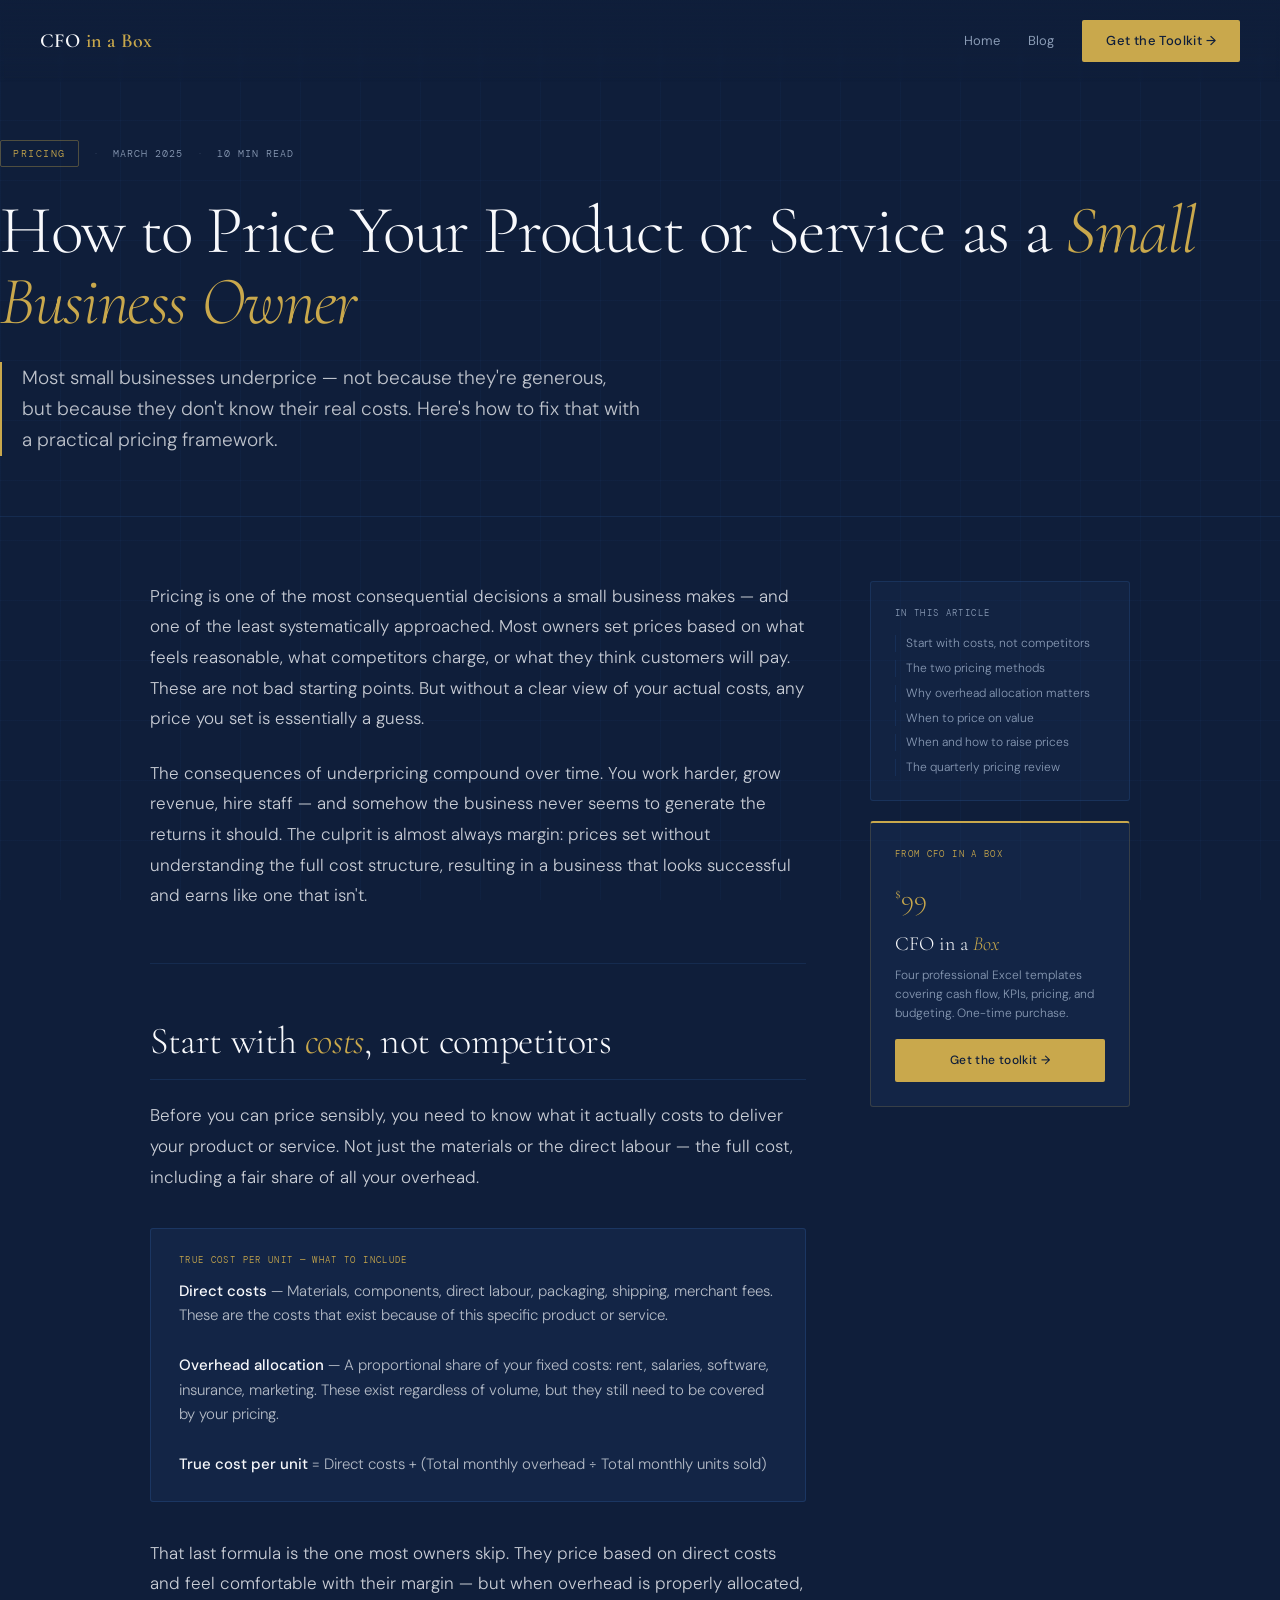
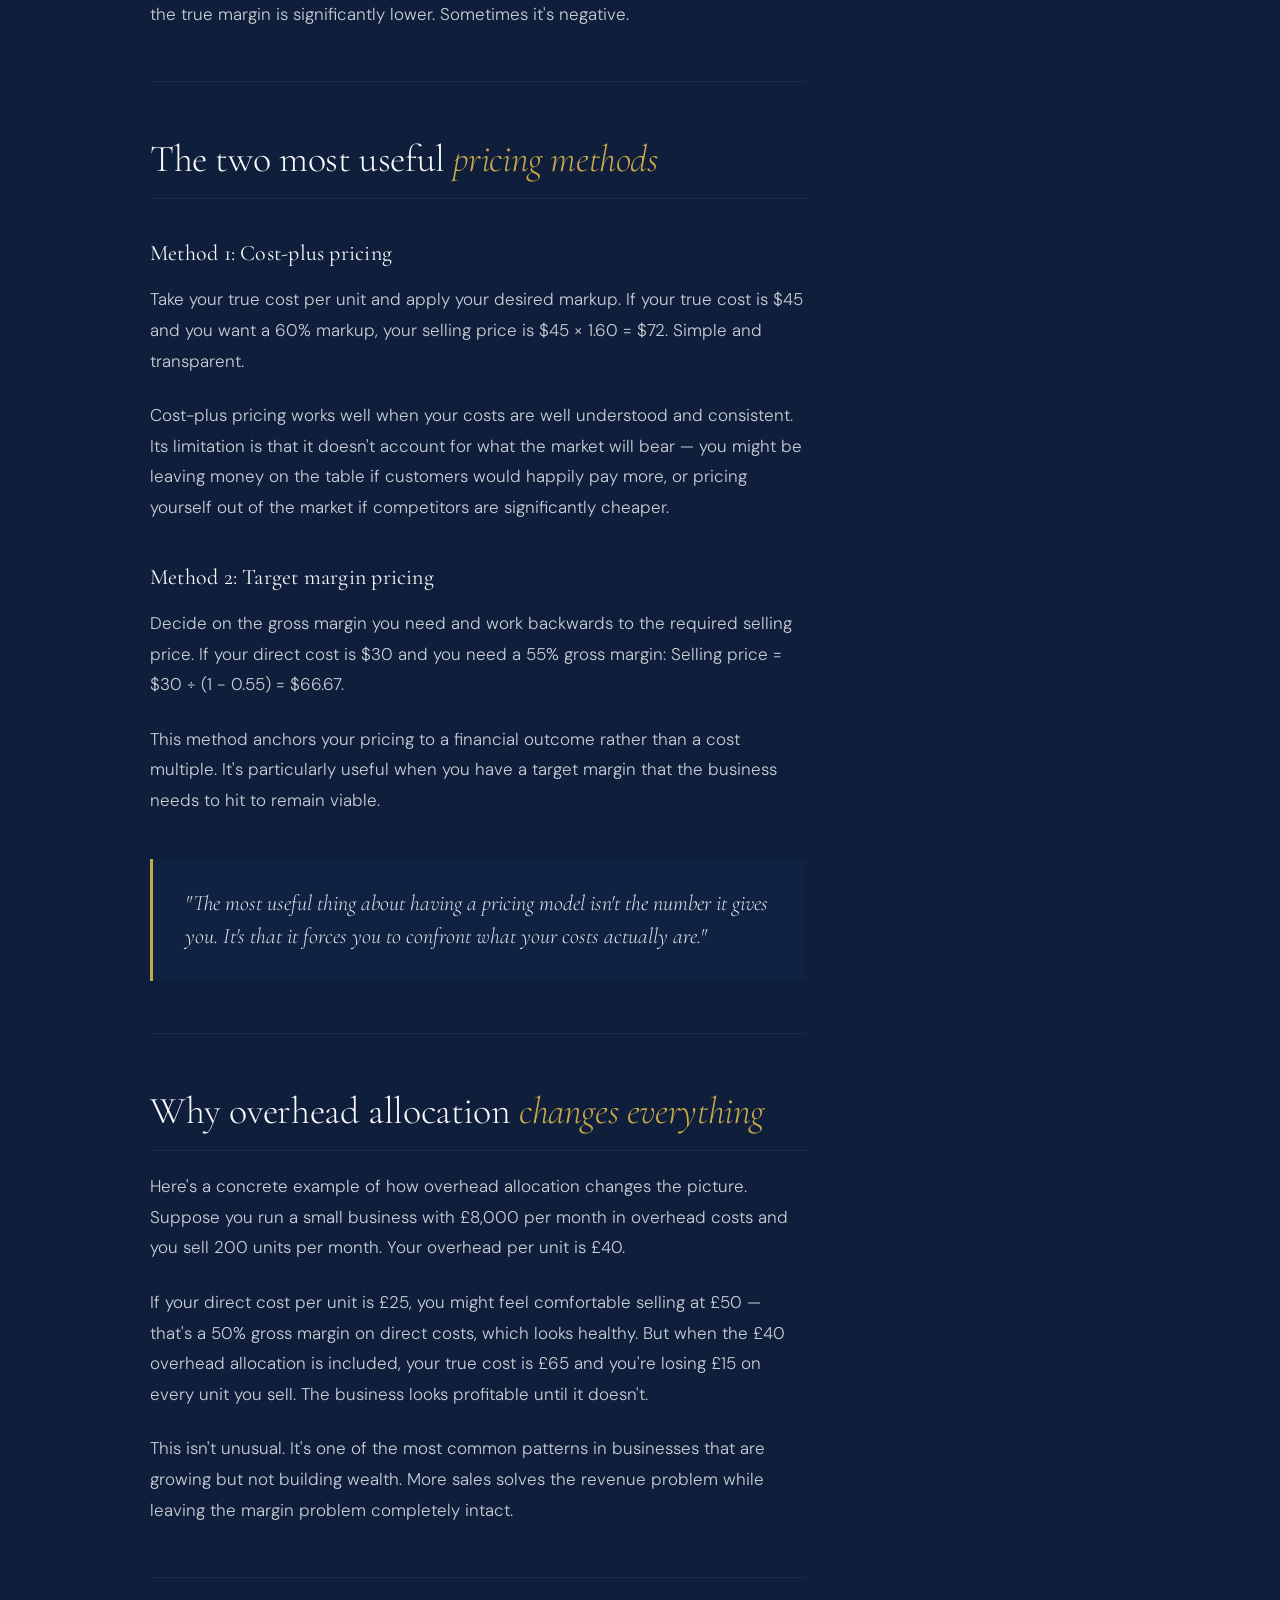
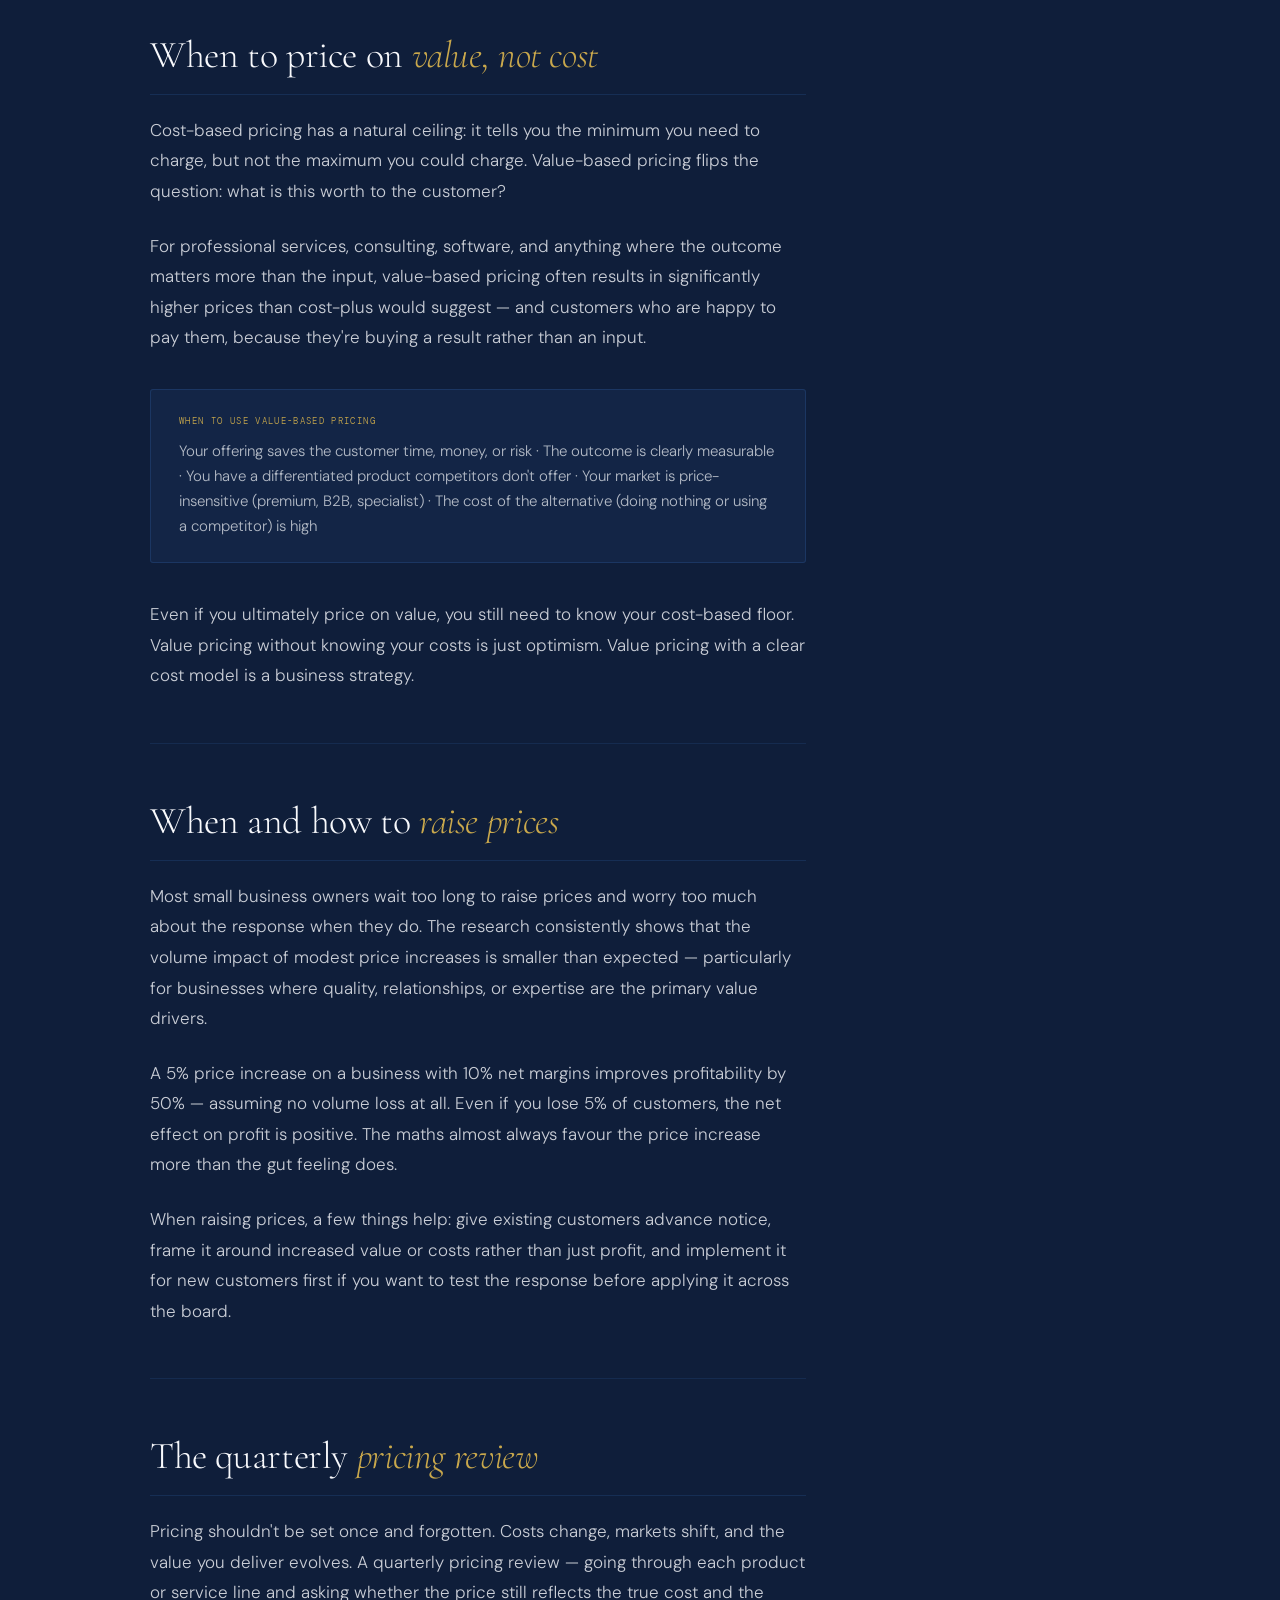
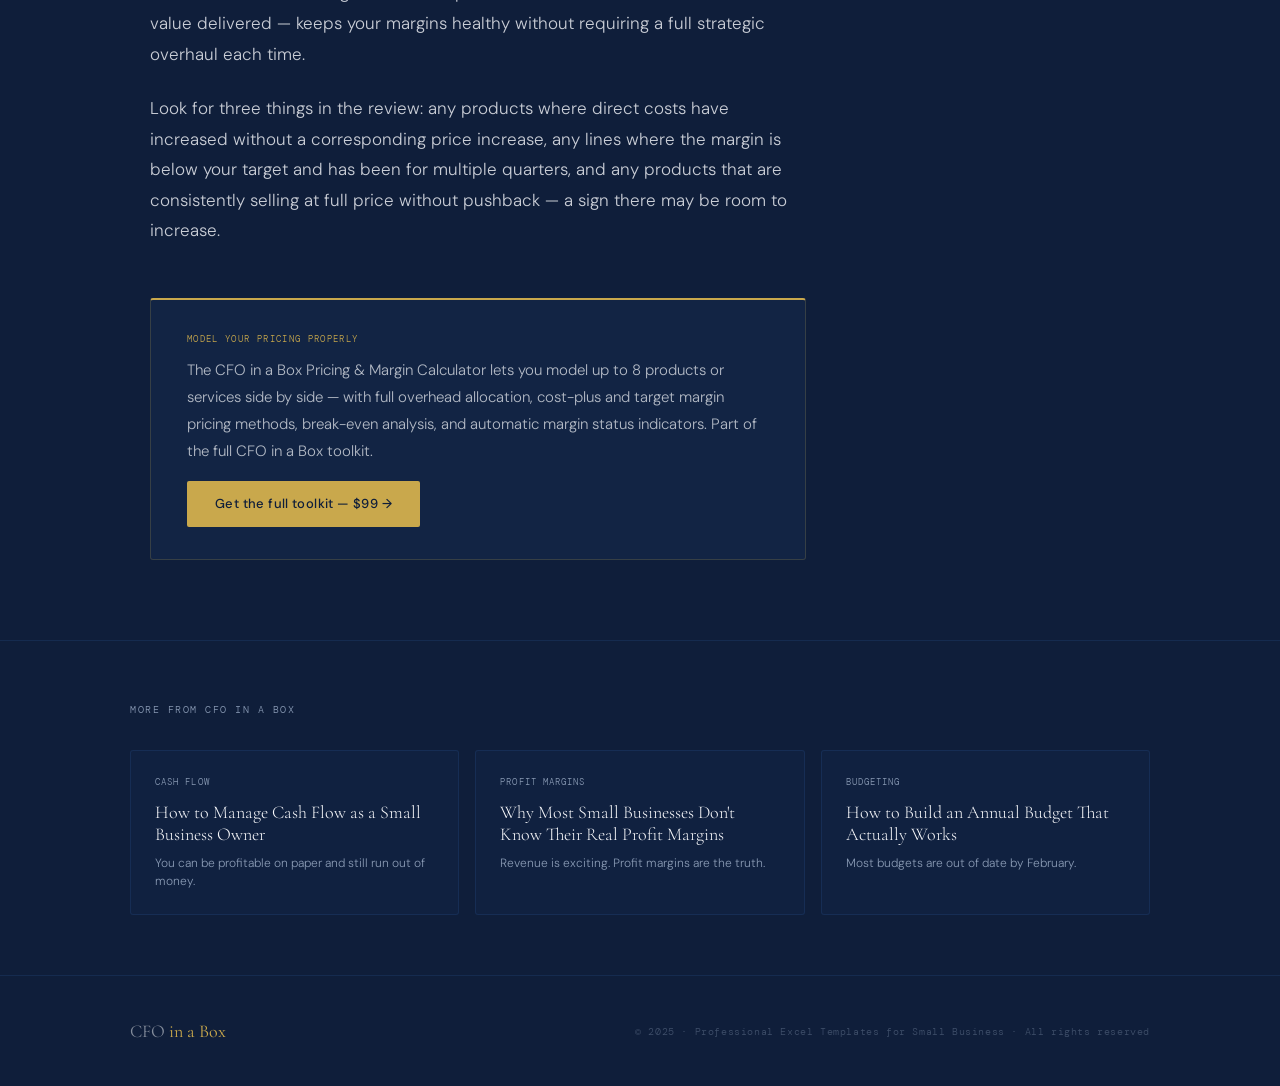
<file: blog-pricing.html>
<!DOCTYPE html>
<html lang="en">
<head>
<meta charset="UTF-8">
<meta name="viewport" content="width=device-width, initial-scale=1.0">
<title>How to Price Your Product or Service as a Small Business Owner — CFO in a Box</title>
<meta name="description" content="Most small businesses underprice. Here's a practical framework for pricing your product or service to cover all your costs, hit your margin targets, and still win business.">
<link rel="preconnect" href="https://fonts.googleapis.com">
<link href="https://fonts.googleapis.com/css2?family=Cormorant+Garamond:ital,wght@0,300;0,400;0,600;1,300;1,400&family=DM+Sans:wght@300;400;500&family=DM+Mono:wght@400;500&display=swap" rel="stylesheet">
<link rel="stylesheet" href="blog-style.css">
</head>
<body>
<nav>
  <a href="index.html" class="nav-logo">CFO <span>in a Box</span></a>
  <div class="nav-links">
    <a href="index.html" class="nav-link">Home</a>
    <a href="blog-index.html" class="nav-link">Blog</a>
    <a href="https://payhip.com/CFOinaBox" class="nav-cta" target="_blank">Get the Toolkit →</a>
  </div>
</nav>

<div class="article-hero">
  <div class="container">
    <div class="article-meta">
      <span class="meta-tag">Pricing</span>
      <span class="meta-dot">·</span>
      <span class="meta-date">March 2025</span>
      <span class="meta-dot">·</span>
      <span class="meta-read">10 min read</span>
    </div>
    <h1 class="article-title">How to Price Your Product or Service as a <em>Small Business Owner</em></h1>
    <p class="article-intro">Most small businesses underprice — not because they're generous, but because they don't know their real costs. Here's how to fix that with a practical pricing framework.</p>
  </div>
</div>

<div class="article-body">
  <div class="article-layout">
    <div class="article-main">

      <p>Pricing is one of the most consequential decisions a small business makes — and one of the least systematically approached. Most owners set prices based on what feels reasonable, what competitors charge, or what they think customers will pay. These are not bad starting points. But without a clear view of your actual costs, any price you set is essentially a guess.</p>

      <p>The consequences of underpricing compound over time. You work harder, grow revenue, hire staff — and somehow the business never seems to generate the returns it should. The culprit is almost always margin: prices set without understanding the full cost structure, resulting in a business that looks successful and earns like one that isn't.</p>

      <hr>

      <h2 id="cost-first">Start with <em>costs</em>, not competitors</h2>

      <p>Before you can price sensibly, you need to know what it actually costs to deliver your product or service. Not just the materials or the direct labour — the full cost, including a fair share of all your overhead.</p>

      <div class="concept-box">
        <span class="concept-label">True cost per unit — what to include</span>
        <p><strong>Direct costs</strong> — Materials, components, direct labour, packaging, shipping, merchant fees. These are the costs that exist because of this specific product or service.<br><br>
        <strong>Overhead allocation</strong> — A proportional share of your fixed costs: rent, salaries, software, insurance, marketing. These exist regardless of volume, but they still need to be covered by your pricing.<br><br>
        <strong>True cost per unit</strong> = Direct costs + (Total monthly overhead ÷ Total monthly units sold)</p>
      </div>

      <p>That last formula is the one most owners skip. They price based on direct costs and feel comfortable with their margin — but when overhead is properly allocated, the true margin is significantly lower. Sometimes it's negative.</p>

      <hr>

      <h2 id="two-methods">The two most useful <em>pricing methods</em></h2>

      <h3>Method 1: Cost-plus pricing</h3>
      <p>Take your true cost per unit and apply your desired markup. If your true cost is $45 and you want a 60% markup, your selling price is $45 × 1.60 = $72. Simple and transparent.</p>
      <p>Cost-plus pricing works well when your costs are well understood and consistent. Its limitation is that it doesn't account for what the market will bear — you might be leaving money on the table if customers would happily pay more, or pricing yourself out of the market if competitors are significantly cheaper.</p>

      <h3>Method 2: Target margin pricing</h3>
      <p>Decide on the gross margin you need and work backwards to the required selling price. If your direct cost is $30 and you need a 55% gross margin: Selling price = $30 ÷ (1 − 0.55) = $66.67.</p>
      <p>This method anchors your pricing to a financial outcome rather than a cost multiple. It's particularly useful when you have a target margin that the business needs to hit to remain viable.</p>

      <div class="pull-quote">
        <p>"The most useful thing about having a pricing model isn't the number it gives you. It's that it forces you to confront what your costs actually are."</p>
      </div>

      <hr>

      <h2 id="overhead">Why overhead allocation <em>changes everything</em></h2>

      <p>Here's a concrete example of how overhead allocation changes the picture. Suppose you run a small business with £8,000 per month in overhead costs and you sell 200 units per month. Your overhead per unit is £40.</p>

      <p>If your direct cost per unit is £25, you might feel comfortable selling at £50 — that's a 50% gross margin on direct costs, which looks healthy. But when the £40 overhead allocation is included, your true cost is £65 and you're losing £15 on every unit you sell. The business looks profitable until it doesn't.</p>

      <p>This isn't unusual. It's one of the most common patterns in businesses that are growing but not building wealth. More sales solves the revenue problem while leaving the margin problem completely intact.</p>

      <hr>

      <h2 id="value">When to price on <em>value, not cost</em></h2>

      <p>Cost-based pricing has a natural ceiling: it tells you the minimum you need to charge, but not the maximum you could charge. Value-based pricing flips the question: what is this worth to the customer?</p>

      <p>For professional services, consulting, software, and anything where the outcome matters more than the input, value-based pricing often results in significantly higher prices than cost-plus would suggest — and customers who are happy to pay them, because they're buying a result rather than an input.</p>

      <div class="concept-box">
        <span class="concept-label">When to use value-based pricing</span>
        <p>Your offering saves the customer time, money, or risk · The outcome is clearly measurable · You have a differentiated product competitors don't offer · Your market is price-insensitive (premium, B2B, specialist) · The cost of the alternative (doing nothing or using a competitor) is high</p>
      </div>

      <p>Even if you ultimately price on value, you still need to know your cost-based floor. Value pricing without knowing your costs is just optimism. Value pricing with a clear cost model is a business strategy.</p>

      <hr>

      <h2 id="raising">When and how to <em>raise prices</em></h2>

      <p>Most small business owners wait too long to raise prices and worry too much about the response when they do. The research consistently shows that the volume impact of modest price increases is smaller than expected — particularly for businesses where quality, relationships, or expertise are the primary value drivers.</p>

      <p>A 5% price increase on a business with 10% net margins improves profitability by 50% — assuming no volume loss at all. Even if you lose 5% of customers, the net effect on profit is positive. The maths almost always favour the price increase more than the gut feeling does.</p>

      <p>When raising prices, a few things help: give existing customers advance notice, frame it around increased value or costs rather than just profit, and implement it for new customers first if you want to test the response before applying it across the board.</p>

      <hr>

      <h2 id="review">The quarterly <em>pricing review</em></h2>

      <p>Pricing shouldn't be set once and forgotten. Costs change, markets shift, and the value you deliver evolves. A quarterly pricing review — going through each product or service line and asking whether the price still reflects the true cost and the value delivered — keeps your margins healthy without requiring a full strategic overhaul each time.</p>

      <p>Look for three things in the review: any products where direct costs have increased without a corresponding price increase, any lines where the margin is below your target and has been for multiple quarters, and any products that are consistently selling at full price without pushback — a sign there may be room to increase.</p>

      <div class="article-cta">
        <span class="cta-label">Model your pricing properly</span>
        <p>The CFO in a Box Pricing & Margin Calculator lets you model up to 8 products or services side by side — with full overhead allocation, cost-plus and target margin pricing methods, break-even analysis, and automatic margin status indicators. Part of the full CFO in a Box toolkit.</p>
        <a href="https://payhip.com/CFOinaBox" target="_blank">Get the full toolkit — $99 →</a>
      </div>

    </div>

    <aside class="article-sidebar">
      <div class="sidebar-card">
        <span class="sidebar-label">In this article</span>
        <ul class="sidebar-toc">
          <li><a href="#cost-first">Start with costs, not competitors</a></li>
          <li><a href="#two-methods">The two pricing methods</a></li>
          <li><a href="#overhead">Why overhead allocation matters</a></li>
          <li><a href="#value">When to price on value</a></li>
          <li><a href="#raising">When and how to raise prices</a></li>
          <li><a href="#review">The quarterly pricing review</a></li>
        </ul>
      </div>
      <div class="sidebar-promo">
        <span class="sidebar-label">From CFO in a Box</span>
        <div class="sidebar-price"><sup>$</sup>99</div>
        <h4>CFO in a <em>Box</em></h4>
        <p>Four professional Excel templates covering cash flow, KPIs, pricing, and budgeting. One-time purchase.</p>
        <a href="https://payhip.com/CFOinaBox" target="_blank">Get the toolkit →</a>
      </div>
    </aside>
  </div>
</div>

<div class="more-posts">
  <div class="container-wide">
    <span class="more-label">More from CFO in a Box</span>
    <div class="post-cards">
      <a href="blog.html" class="post-card">
        <span class="post-card-tag">Cash Flow</span>
        <h3>How to Manage Cash Flow as a Small Business Owner</h3>
        <p>You can be profitable on paper and still run out of money.</p>
      </a>
      <a href="blog-margins.html" class="post-card">
        <span class="post-card-tag">Profit Margins</span>
        <h3>Why Most Small Businesses Don't Know Their Real Profit Margins</h3>
        <p>Revenue is exciting. Profit margins are the truth.</p>
      </a>
      <a href="blog-budget.html" class="post-card">
        <span class="post-card-tag">Budgeting</span>
        <h3>How to Build an Annual Budget That Actually Works</h3>
        <p>Most budgets are out of date by February.</p>
      </a>
    </div>
  </div>
</div>

<footer>
  <div class="container-wide">
    <div class="footer-inner">
      <div class="footer-logo">CFO <span>in a Box</span></div>
      <div class="footer-note">© 2025 · Professional Excel Templates for Small Business · All rights reserved</div>
    </div>
  </div>
</footer>
<script src="blog-script.js"></script>
</body>
</html>
</file>
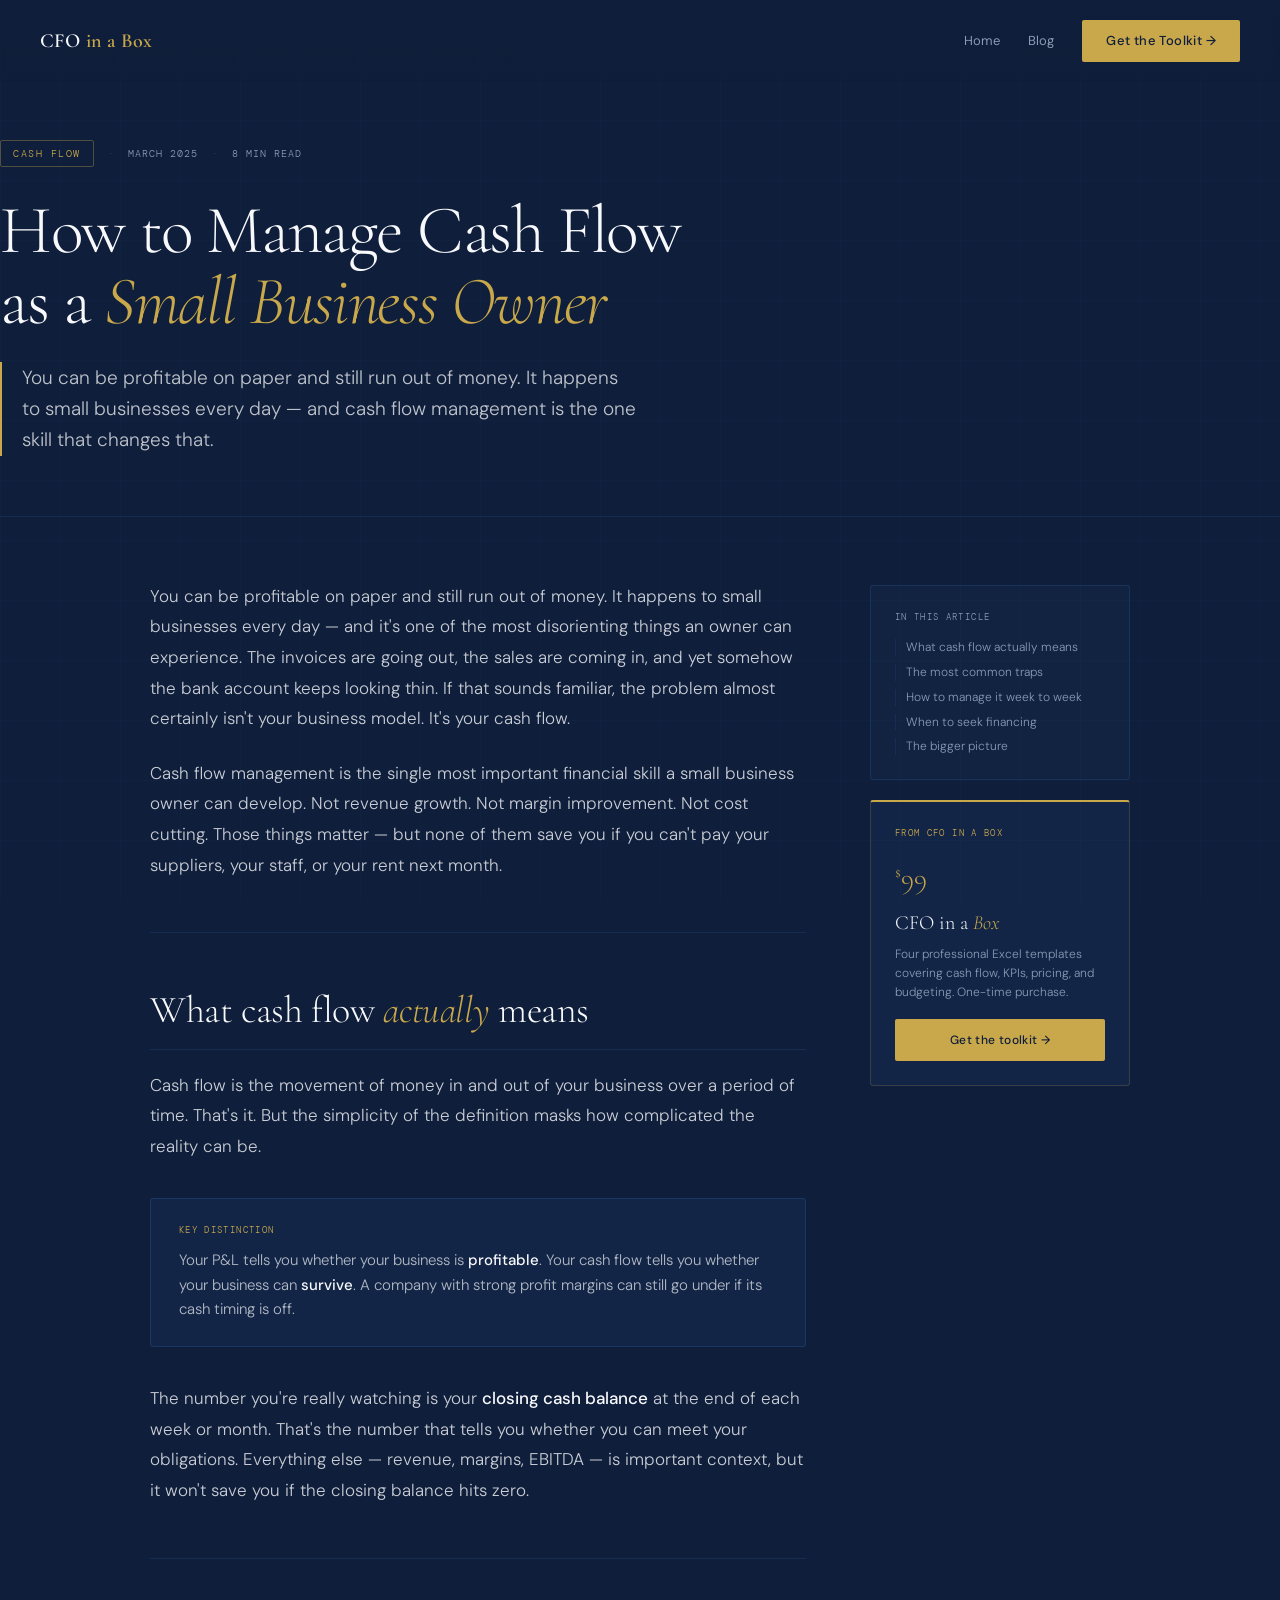
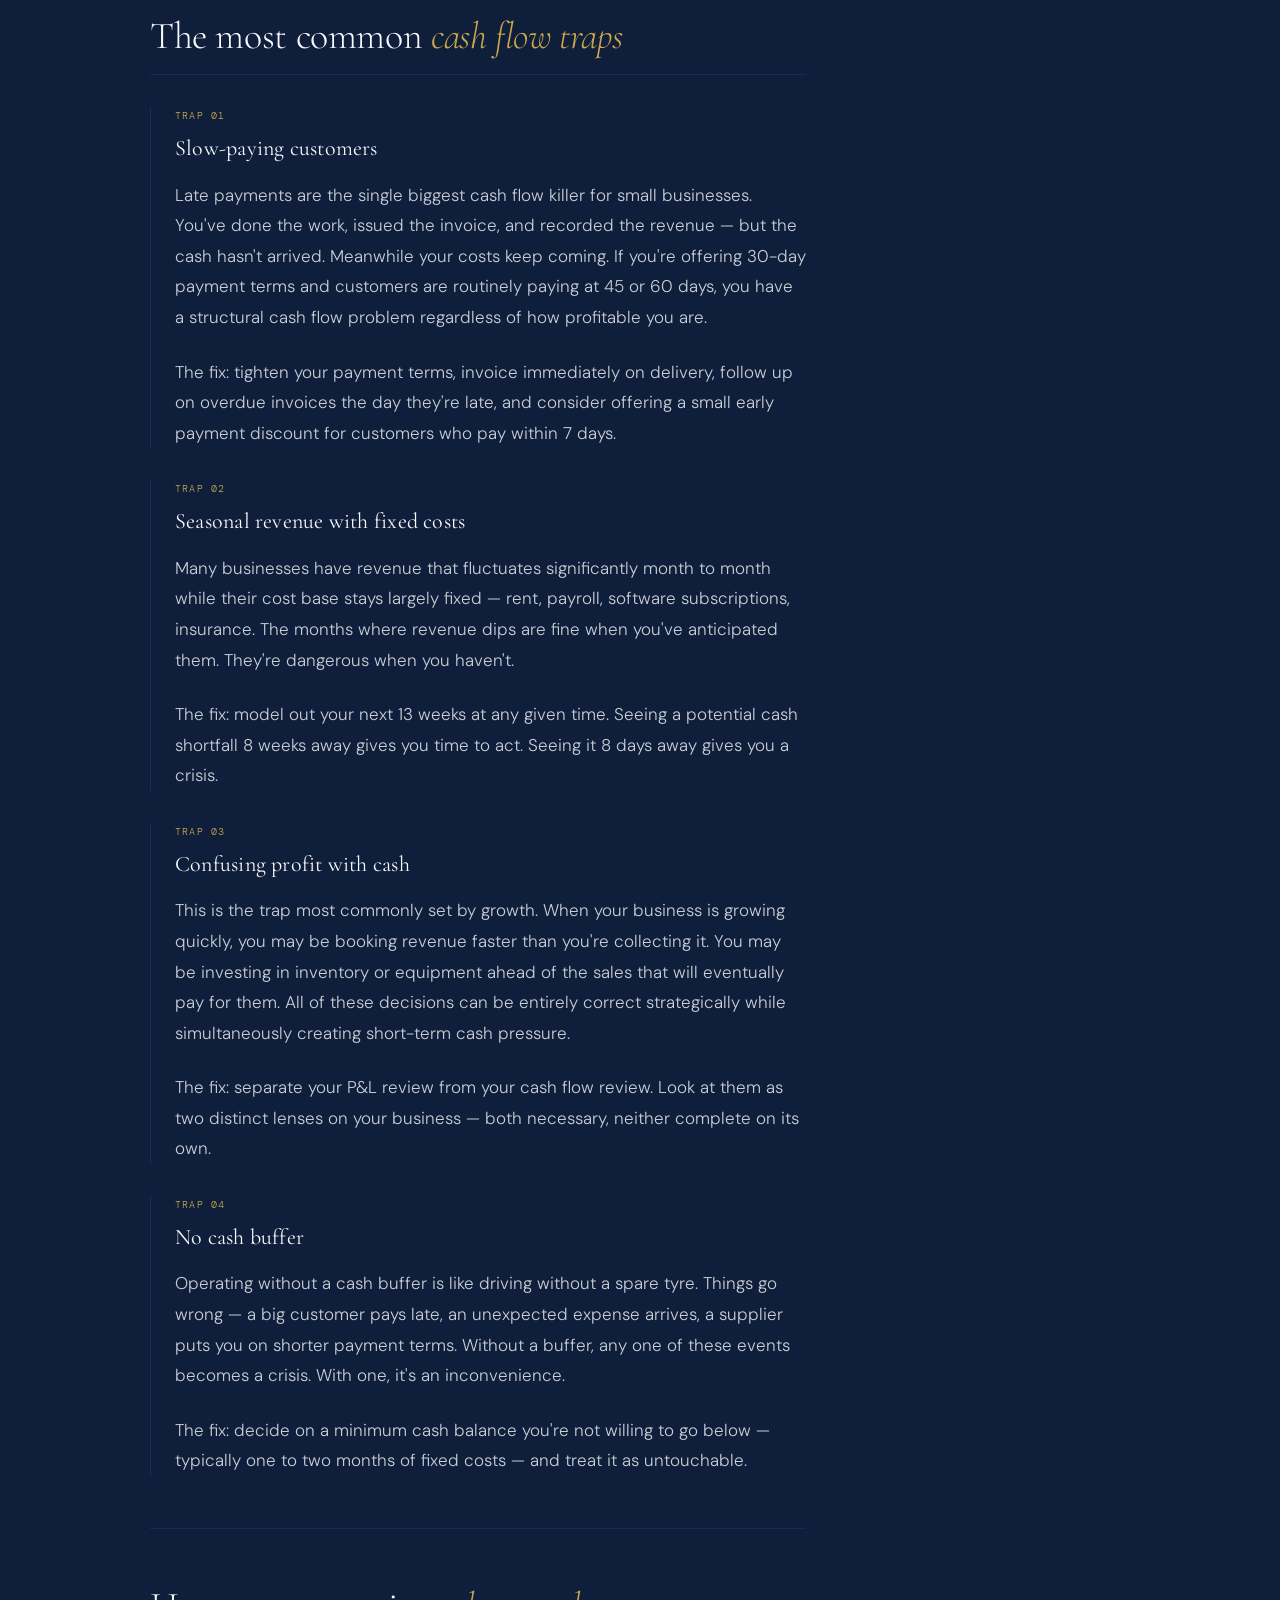
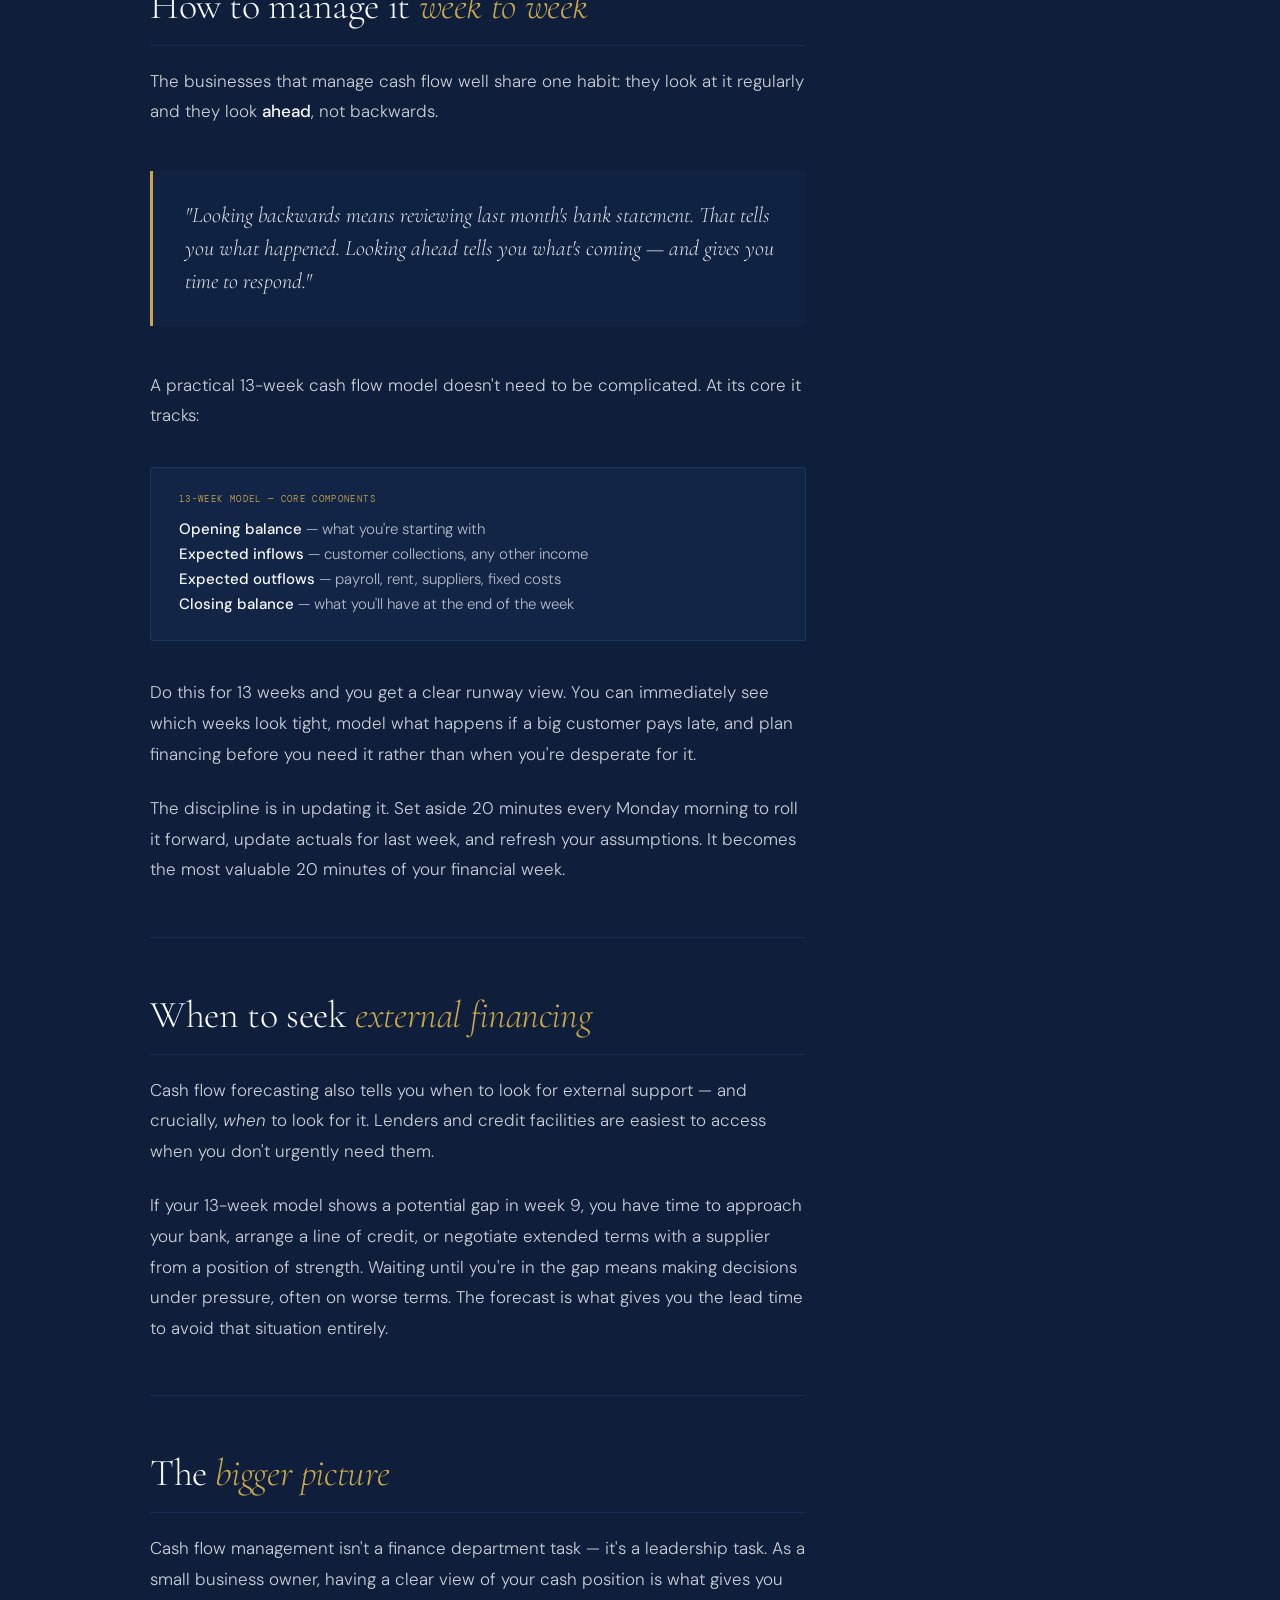
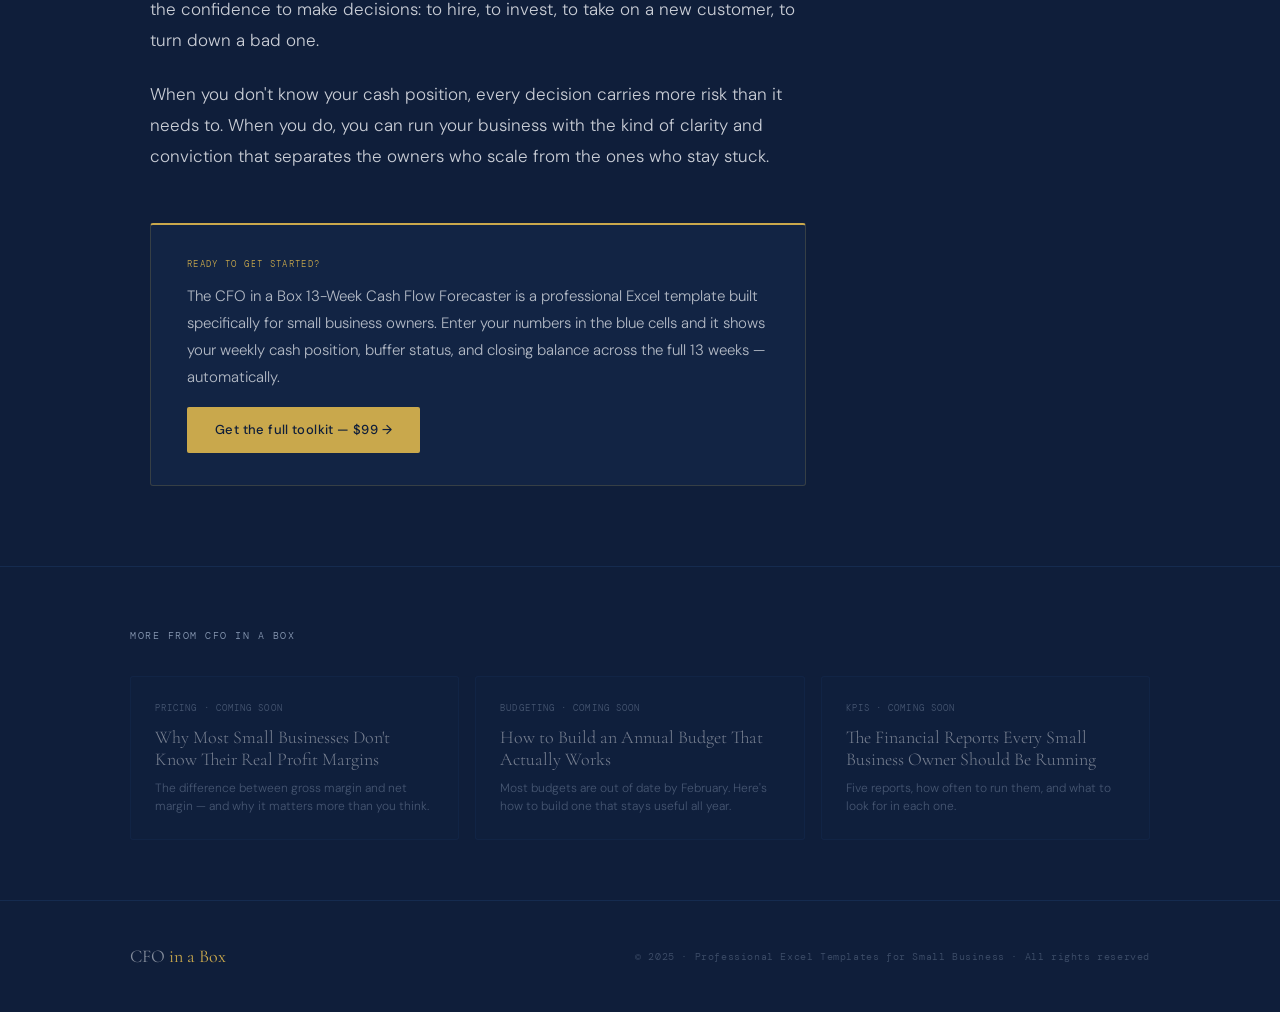
<file: blog.html>
<!DOCTYPE html>
<html lang="en">
<head>
<meta charset="UTF-8">
<meta name="viewport" content="width=device-width, initial-scale=1.0">
<title>How to Manage Cash Flow as a Small Business Owner — CFO in a Box</title>
<meta name="description" content="You can be profitable on paper and still run out of money. Here's how to manage cash flow as a small business owner — practically, week to week.">
<link rel="preconnect" href="https://fonts.googleapis.com">
<link href="https://fonts.googleapis.com/css2?family=Cormorant+Garamond:ital,wght@0,300;0,400;0,600;1,300;1,400&family=DM+Sans:wght@300;400;500&family=DM+Mono:wght@400;500&display=swap" rel="stylesheet">
<style>
  :root {
    --navy:       #1F3864;
    --navy-deep:  #0F1E3A;
    --navy-mid:   #2E5FA3;
    --navy-light: #D6E4F0;
    --gold:       #C9A84C;
    --white:      #F8F9FC;
    --muted:      #8A9BB5;
    --font-display: 'Cormorant Garamond', Georgia, serif;
    --font-body:    'DM Sans', sans-serif;
    --font-mono:    'DM Mono', monospace;
  }

  *, *::before, *::after { box-sizing: border-box; margin: 0; padding: 0; }
  html { scroll-behavior: smooth; }

  body {
    background: var(--navy-deep);
    color: var(--white);
    font-family: var(--font-body);
    font-weight: 300;
    line-height: 1.7;
    overflow-x: hidden;
  }

  body::before {
    content: '';
    position: fixed;
    inset: 0;
    background-image:
      linear-gradient(rgba(46,95,163,0.07) 1px, transparent 1px),
      linear-gradient(90deg, rgba(46,95,163,0.07) 1px, transparent 1px);
    background-size: 60px 60px;
    pointer-events: none;
    z-index: 0;
  }

  /* ── Nav ── */
  nav {
    position: fixed; top: 0; left: 0; right: 0; z-index: 100;
    padding: 20px 40px;
    display: flex; align-items: center; justify-content: space-between;
    background: linear-gradient(to bottom, rgba(15,30,58,0.98), rgba(15,30,58,0));
    backdrop-filter: blur(2px);
  }
  .nav-logo {
    font-family: var(--font-display);
    font-size: 20px; font-weight: 600;
    color: var(--white); text-decoration: none;
    letter-spacing: 0.02em;
  }
  .nav-logo span { color: var(--gold); }
  .nav-links { display: flex; align-items: center; gap: 28px; }
  .nav-link {
    font-size: 13px; font-weight: 400;
    color: var(--muted); text-decoration: none;
    transition: color 0.2s;
  }
  .nav-link:hover { color: var(--white); }
  .nav-cta {
    background: var(--gold); color: var(--navy-deep);
    font-size: 13px; font-weight: 500;
    padding: 10px 24px; border-radius: 2px;
    text-decoration: none; letter-spacing: 0.03em;
    transition: background 0.2s, transform 0.15s;
  }
  .nav-cta:hover { background: #e0b94f; transform: translateY(-1px); }

  /* ── Article hero ── */
  .article-hero {
    padding: 140px 0 60px;
    position: relative; z-index: 1;
    border-bottom: 1px solid rgba(46,95,163,0.2);
  }
  .container { max-width: 780px; margin: 0 auto; padding: 0 40px; position: relative; z-index: 1; }
  .container-wide { max-width: 1100px; margin: 0 auto; padding: 0 40px; position: relative; z-index: 1; }

  .article-meta {
    display: flex; align-items: center; gap: 16px;
    margin-bottom: 28px; flex-wrap: wrap;
  }
  .meta-tag {
    font-family: var(--font-mono);
    font-size: 10px; letter-spacing: 0.15em; text-transform: uppercase;
    color: var(--gold); border: 1px solid rgba(201,168,76,0.35);
    padding: 4px 12px; border-radius: 2px;
  }
  .meta-date {
    font-family: var(--font-mono);
    font-size: 10px; letter-spacing: 0.1em; text-transform: uppercase;
    color: var(--muted);
  }
  .meta-read {
    font-family: var(--font-mono);
    font-size: 10px; letter-spacing: 0.1em; text-transform: uppercase;
    color: var(--muted);
  }
  .meta-dot { color: rgba(138,155,181,0.3); font-size: 10px; }

  .article-title {
    font-family: var(--font-display);
    font-size: clamp(40px, 6vw, 68px);
    font-weight: 300; line-height: 1.05;
    letter-spacing: -0.02em;
    margin-bottom: 24px;
  }
  .article-title em { font-style: italic; color: var(--gold); }

  .article-intro {
    font-size: 19px; font-weight: 300;
    color: rgba(248,249,252,0.75);
    line-height: 1.65; max-width: 640px;
    border-left: 2px solid var(--gold);
    padding-left: 20px;
    margin-top: 8px;
  }

  /* ── Article body ── */
  .article-body {
    padding: 64px 0 80px;
    position: relative; z-index: 1;
  }

  .article-body p {
    font-size: 17px; font-weight: 300;
    color: rgba(248,249,252,0.8);
    line-height: 1.8; margin-bottom: 24px;
  }

  .article-body h2 {
    font-family: var(--font-display);
    font-size: clamp(26px, 3.5vw, 38px);
    font-weight: 300; line-height: 1.15;
    letter-spacing: -0.01em;
    color: var(--white);
    margin: 56px 0 20px;
    padding-bottom: 16px;
    border-bottom: 1px solid rgba(46,95,163,0.25);
  }
  .article-body h2 em { font-style: italic; color: var(--gold); }

  .article-body h3 {
    font-family: var(--font-display);
    font-size: 22px; font-weight: 400;
    color: var(--white); margin: 36px 0 12px;
    letter-spacing: 0.01em;
  }

  .article-body strong {
    font-weight: 500; color: var(--white);
  }

  /* Pull quote */
  .pull-quote {
    margin: 44px 0;
    padding: 28px 32px;
    border-left: 3px solid var(--gold);
    background: rgba(46,95,163,0.08);
    border-radius: 0 4px 4px 0;
  }
  .pull-quote p {
    font-family: var(--font-display);
    font-size: 22px !important;
    font-style: italic;
    font-weight: 300;
    color: rgba(248,249,252,0.9) !important;
    line-height: 1.5 !important;
    margin-bottom: 0 !important;
  }

  /* Key concept box */
  .concept-box {
    margin: 36px 0;
    padding: 24px 28px;
    background: rgba(31,56,100,0.3);
    border: 1px solid rgba(46,95,163,0.3);
    border-radius: 3px;
  }
  .concept-box .concept-label {
    font-family: var(--font-mono);
    font-size: 9px; letter-spacing: 0.15em; text-transform: uppercase;
    color: var(--gold); margin-bottom: 10px; display: block;
  }
  .concept-box p {
    font-size: 15px !important;
    color: rgba(248,249,252,0.7) !important;
    margin-bottom: 0 !important;
    line-height: 1.65 !important;
  }

  /* Numbered trap items */
  .trap-item {
    margin: 32px 0;
    padding-left: 24px;
    border-left: 1px solid rgba(46,95,163,0.3);
  }
  .trap-num {
    font-family: var(--font-mono);
    font-size: 10px; letter-spacing: 0.12em; text-transform: uppercase;
    color: var(--gold); margin-bottom: 6px; display: block;
  }
  .trap-item h3 { margin-top: 0 !important; }

  /* Horizontal rule */
  .article-body hr {
    border: none;
    border-top: 1px solid rgba(46,95,163,0.2);
    margin: 52px 0;
  }

  /* CTA box at end */
  .article-cta {
    margin-top: 52px;
    padding: 32px 36px;
    background: rgba(31,56,100,0.25);
    border: 1px solid rgba(201,168,76,0.2);
    border-top: 2px solid var(--gold);
    border-radius: 3px;
  }
  .article-cta p {
    font-size: 15px !important;
    color: rgba(248,249,252,0.7) !important;
    margin-bottom: 16px !important;
  }
  .article-cta a {
    display: inline-block;
    background: var(--gold); color: var(--navy-deep);
    font-size: 13px; font-weight: 500;
    padding: 12px 28px; border-radius: 2px;
    text-decoration: none; letter-spacing: 0.03em;
    transition: background 0.2s, transform 0.15s;
  }
  .article-cta a:hover { background: #e0b94f; transform: translateY(-1px); }
  .cta-label {
    font-family: var(--font-mono);
    font-size: 9px; letter-spacing: 0.15em; text-transform: uppercase;
    color: var(--gold); margin-bottom: 10px; display: block;
  }

  /* ── Sidebar layout for wider screens ── */
  @media (min-width: 1020px) {
    .article-layout {
      display: grid;
      grid-template-columns: 1fr 260px;
      gap: 64px;
      max-width: 1060px;
      margin: 0 auto;
      padding: 0 40px;
    }
    .article-sidebar { padding-top: 4px; }
    .container { max-width: 100%; padding: 0; }
  }

  /* Sidebar */
  .sidebar-card {
    position: sticky; top: 100px;
    background: rgba(31,56,100,0.2);
    border: 1px solid rgba(46,95,163,0.25);
    border-radius: 3px; padding: 24px;
    margin-bottom: 20px;
  }
  .sidebar-label {
    font-family: var(--font-mono);
    font-size: 9px; letter-spacing: 0.15em; text-transform: uppercase;
    color: var(--muted); margin-bottom: 14px; display: block;
  }
  .sidebar-toc { list-style: none; display: flex; flex-direction: column; gap: 8px; }
  .sidebar-toc a {
    font-size: 12px; color: var(--muted);
    text-decoration: none; line-height: 1.4;
    transition: color 0.2s;
    display: block;
    padding-left: 10px;
    border-left: 1px solid rgba(46,95,163,0.2);
  }
  .sidebar-toc a:hover { color: var(--white); border-left-color: var(--gold); }

  .sidebar-promo {
    background: rgba(31,56,100,0.3);
    border: 1px solid rgba(201,168,76,0.2);
    border-top: 2px solid var(--gold);
    border-radius: 3px; padding: 24px;
  }
  .sidebar-promo .sidebar-label { color: var(--gold); }
  .sidebar-promo h4 {
    font-family: var(--font-display);
    font-size: 20px; font-weight: 300;
    line-height: 1.2; margin-bottom: 10px;
  }
  .sidebar-promo h4 em { font-style: italic; color: var(--gold); }
  .sidebar-promo p {
    font-size: 12px; color: var(--muted);
    line-height: 1.6; margin-bottom: 16px;
  }
  .sidebar-promo a {
    display: block; text-align: center;
    background: var(--gold); color: var(--navy-deep);
    font-size: 12px; font-weight: 500;
    padding: 11px 16px; border-radius: 2px;
    text-decoration: none; letter-spacing: 0.03em;
    transition: background 0.2s;
  }
  .sidebar-promo a:hover { background: #e0b94f; }
  .sidebar-price {
    font-family: var(--font-display);
    font-size: 28px; font-weight: 300;
    color: var(--gold); margin-bottom: 8px;
  }
  .sidebar-price sup { font-size: 14px; }

  /* ── More posts / footer area ── */
  .more-posts {
    padding: 60px 0;
    border-top: 1px solid rgba(46,95,163,0.2);
    position: relative; z-index: 1;
  }
  .more-label {
    font-family: var(--font-mono);
    font-size: 10px; letter-spacing: 0.15em; text-transform: uppercase;
    color: var(--muted); margin-bottom: 32px; display: block;
  }
  .post-cards { display: grid; grid-template-columns: repeat(3,1fr); gap: 16px; }
  .post-card {
    background: rgba(31,56,100,0.15);
    border: 1px solid rgba(46,95,163,0.2);
    border-radius: 3px; padding: 24px;
    text-decoration: none;
    transition: border-color 0.2s, background 0.2s;
    display: block;
  }
  .post-card:hover { border-color: rgba(201,168,76,0.3); background: rgba(31,56,100,0.25); }
  .post-card-tag {
    font-family: var(--font-mono); font-size: 9px;
    letter-spacing: 0.12em; text-transform: uppercase;
    color: var(--muted); margin-bottom: 10px; display: block;
  }
  .post-card h3 {
    font-family: var(--font-display);
    font-size: 18px; font-weight: 300; line-height: 1.25;
    color: var(--white); margin-bottom: 8px;
  }
  .post-card p { font-size: 12px; color: var(--muted); line-height: 1.5; }
  .post-card-coming {
    opacity: 0.45; cursor: default;
  }
  .post-card-coming:hover { border-color: rgba(46,95,163,0.2); background: rgba(31,56,100,0.15); }

  /* Footer */
  footer {
    padding: 40px 0;
    border-top: 1px solid rgba(46,95,163,0.2);
    position: relative; z-index: 1;
  }
  .footer-inner {
    display: flex; justify-content: space-between;
    align-items: center; flex-wrap: wrap; gap: 16px;
  }
  .footer-logo { font-family: var(--font-display); font-size: 18px; font-weight: 400; color: rgba(248,249,252,0.5); }
  .footer-logo span { color: var(--gold); }
  .footer-note { font-family: var(--font-mono); font-size: 10px; color: rgba(138,155,181,0.4); letter-spacing: 0.06em; }

  @keyframes fadeUp {
    from { opacity: 0; transform: translateY(20px); }
    to   { opacity: 1; transform: translateY(0); }
  }
  .article-hero .container { animation: fadeUp 0.8s ease both; }

  @media (max-width: 700px) {
    nav { padding: 16px 20px; }
    .nav-links { display: none; }
    .post-cards { grid-template-columns: 1fr; }
    .article-layout { padding: 0 20px; }
  }
</style>
</head>
<body>

<!-- NAV -->
<nav>
  <a href="index.html" class="nav-logo">CFO <span>in a Box</span></a>
  <div class="nav-links">
    <a href="index.html" class="nav-link">Home</a>
    <a href="blog.html" class="nav-link">Blog</a>
    <a href="https://payhip.com/CFOinaBox" class="nav-cta" target="_blank">Get the Toolkit →</a>
  </div>
</nav>

<!-- ARTICLE HERO -->
<div class="article-hero">
  <div class="container">
    <div class="article-meta">
      <span class="meta-tag">Cash Flow</span>
      <span class="meta-dot">·</span>
      <span class="meta-date">March 2025</span>
      <span class="meta-dot">·</span>
      <span class="meta-read">8 min read</span>
    </div>
    <h1 class="article-title">
      How to Manage Cash Flow<br>
      as a <em>Small Business Owner</em>
    </h1>
    <p class="article-intro">
      You can be profitable on paper and still run out of money. It happens to small businesses every day — and cash flow management is the one skill that changes that.
    </p>
  </div>
</div>

<!-- ARTICLE BODY + SIDEBAR -->
<div class="article-body">
  <div class="article-layout">

    <!-- MAIN CONTENT -->
    <div class="article-main">

      <p>You can be profitable on paper and still run out of money. It happens to small businesses every day — and it's one of the most disorienting things an owner can experience. The invoices are going out, the sales are coming in, and yet somehow the bank account keeps looking thin. If that sounds familiar, the problem almost certainly isn't your business model. It's your cash flow.</p>

      <p>Cash flow management is the single most important financial skill a small business owner can develop. Not revenue growth. Not margin improvement. Not cost cutting. Those things matter — but none of them save you if you can't pay your suppliers, your staff, or your rent next month.</p>

      <hr>

      <h2 id="what-is-cashflow">What cash flow <em>actually</em> means</h2>

      <p>Cash flow is the movement of money in and out of your business over a period of time. That's it. But the simplicity of the definition masks how complicated the reality can be.</p>

      <div class="concept-box">
        <span class="concept-label">Key distinction</span>
        <p>Your P&L tells you whether your business is <strong>profitable</strong>. Your cash flow tells you whether your business can <strong>survive</strong>. A company with strong profit margins can still go under if its cash timing is off.</p>
      </div>

      <p>The number you're really watching is your <strong>closing cash balance</strong> at the end of each week or month. That's the number that tells you whether you can meet your obligations. Everything else — revenue, margins, EBITDA — is important context, but it won't save you if the closing balance hits zero.</p>

      <hr>

      <h2 id="common-traps">The most common <em>cash flow traps</em></h2>

      <div class="trap-item">
        <span class="trap-num">Trap 01</span>
        <h3>Slow-paying customers</h3>
        <p>Late payments are the single biggest cash flow killer for small businesses. You've done the work, issued the invoice, and recorded the revenue — but the cash hasn't arrived. Meanwhile your costs keep coming. If you're offering 30-day payment terms and customers are routinely paying at 45 or 60 days, you have a structural cash flow problem regardless of how profitable you are.</p>
        <p>The fix: tighten your payment terms, invoice immediately on delivery, follow up on overdue invoices the day they're late, and consider offering a small early payment discount for customers who pay within 7 days.</p>
      </div>

      <div class="trap-item">
        <span class="trap-num">Trap 02</span>
        <h3>Seasonal revenue with fixed costs</h3>
        <p>Many businesses have revenue that fluctuates significantly month to month while their cost base stays largely fixed — rent, payroll, software subscriptions, insurance. The months where revenue dips are fine when you've anticipated them. They're dangerous when you haven't.</p>
        <p>The fix: model out your next 13 weeks at any given time. Seeing a potential cash shortfall 8 weeks away gives you time to act. Seeing it 8 days away gives you a crisis.</p>
      </div>

      <div class="trap-item">
        <span class="trap-num">Trap 03</span>
        <h3>Confusing profit with cash</h3>
        <p>This is the trap most commonly set by growth. When your business is growing quickly, you may be booking revenue faster than you're collecting it. You may be investing in inventory or equipment ahead of the sales that will eventually pay for them. All of these decisions can be entirely correct strategically while simultaneously creating short-term cash pressure.</p>
        <p>The fix: separate your P&L review from your cash flow review. Look at them as two distinct lenses on your business — both necessary, neither complete on its own.</p>
      </div>

      <div class="trap-item">
        <span class="trap-num">Trap 04</span>
        <h3>No cash buffer</h3>
        <p>Operating without a cash buffer is like driving without a spare tyre. Things go wrong — a big customer pays late, an unexpected expense arrives, a supplier puts you on shorter payment terms. Without a buffer, any one of these events becomes a crisis. With one, it's an inconvenience.</p>
        <p>The fix: decide on a minimum cash balance you're not willing to go below — typically one to two months of fixed costs — and treat it as untouchable.</p>
      </div>

      <hr>

      <h2 id="week-to-week">How to manage it <em>week to week</em></h2>

      <p>The businesses that manage cash flow well share one habit: they look at it regularly and they look <strong>ahead</strong>, not backwards.</p>

      <div class="pull-quote">
        <p>"Looking backwards means reviewing last month's bank statement. That tells you what happened. Looking ahead tells you what's coming — and gives you time to respond."</p>
      </div>

      <p>A practical 13-week cash flow model doesn't need to be complicated. At its core it tracks:</p>

      <div class="concept-box">
        <span class="concept-label">13-week model — core components</span>
        <p><strong>Opening balance</strong> — what you're starting with<br>
        <strong>Expected inflows</strong> — customer collections, any other income<br>
        <strong>Expected outflows</strong> — payroll, rent, suppliers, fixed costs<br>
        <strong>Closing balance</strong> — what you'll have at the end of the week</p>
      </div>

      <p>Do this for 13 weeks and you get a clear runway view. You can immediately see which weeks look tight, model what happens if a big customer pays late, and plan financing before you need it rather than when you're desperate for it.</p>

      <p>The discipline is in updating it. Set aside 20 minutes every Monday morning to roll it forward, update actuals for last week, and refresh your assumptions. It becomes the most valuable 20 minutes of your financial week.</p>

      <hr>

      <h2 id="financing">When to seek <em>external financing</em></h2>

      <p>Cash flow forecasting also tells you when to look for external support — and crucially, <em>when</em> to look for it. Lenders and credit facilities are easiest to access when you don't urgently need them.</p>

      <p>If your 13-week model shows a potential gap in week 9, you have time to approach your bank, arrange a line of credit, or negotiate extended terms with a supplier from a position of strength. Waiting until you're in the gap means making decisions under pressure, often on worse terms. The forecast is what gives you the lead time to avoid that situation entirely.</p>

      <hr>

      <h2 id="bigger-picture">The <em>bigger picture</em></h2>

      <p>Cash flow management isn't a finance department task — it's a leadership task. As a small business owner, having a clear view of your cash position is what gives you the confidence to make decisions: to hire, to invest, to take on a new customer, to turn down a bad one.</p>

      <p>When you don't know your cash position, every decision carries more risk than it needs to. When you do, you can run your business with the kind of clarity and conviction that separates the owners who scale from the ones who stay stuck.</p>

      <!-- CTA BOX -->
      <div class="article-cta">
        <span class="cta-label">Ready to get started?</span>
        <p>The CFO in a Box 13-Week Cash Flow Forecaster is a professional Excel template built specifically for small business owners. Enter your numbers in the blue cells and it shows your weekly cash position, buffer status, and closing balance across the full 13 weeks — automatically.</p>
        <a href="https://payhip.com/CFOinaBox" target="_blank">Get the full toolkit — $99 →</a>
      </div>

    </div><!-- /article-main -->

    <!-- SIDEBAR -->
    <aside class="article-sidebar">

      <div class="sidebar-card">
        <span class="sidebar-label">In this article</span>
        <ul class="sidebar-toc">
          <li><a href="#what-is-cashflow">What cash flow actually means</a></li>
          <li><a href="#common-traps">The most common traps</a></li>
          <li><a href="#week-to-week">How to manage it week to week</a></li>
          <li><a href="#financing">When to seek financing</a></li>
          <li><a href="#bigger-picture">The bigger picture</a></li>
        </ul>
      </div>

      <div class="sidebar-promo">
        <span class="sidebar-label">From CFO in a Box</span>
        <div class="sidebar-price"><sup>$</sup>99</div>
        <h4>CFO in a <em>Box</em></h4>
        <p>Four professional Excel templates covering cash flow, KPIs, pricing, and budgeting. One-time purchase.</p>
        <a href="https://payhip.com/CFOinaBox" target="_blank">Get the toolkit →</a>
      </div>

    </aside>

  </div><!-- /article-layout -->
</div><!-- /article-body -->

<!-- MORE POSTS -->
<div class="more-posts">
  <div class="container-wide">
    <span class="more-label">More from CFO in a Box</span>
    <div class="post-cards">

      <a href="#" class="post-card post-card-coming">
        <span class="post-card-tag">Pricing · Coming soon</span>
        <h3>Why Most Small Businesses Don't Know Their Real Profit Margins</h3>
        <p>The difference between gross margin and net margin — and why it matters more than you think.</p>
      </a>

      <a href="#" class="post-card post-card-coming">
        <span class="post-card-tag">Budgeting · Coming soon</span>
        <h3>How to Build an Annual Budget That Actually Works</h3>
        <p>Most budgets are out of date by February. Here's how to build one that stays useful all year.</p>
      </a>

      <a href="#" class="post-card post-card-coming">
        <span class="post-card-tag">KPIs · Coming soon</span>
        <h3>The Financial Reports Every Small Business Owner Should Be Running</h3>
        <p>Five reports, how often to run them, and what to look for in each one.</p>
      </a>

    </div>
  </div>
</div>

<!-- FOOTER -->
<footer>
  <div class="container-wide">
    <div class="footer-inner">
      <div class="footer-logo">CFO <span>in a Box</span></div>
      <div class="footer-note">© 2025 · Professional Excel Templates for Small Business · All rights reserved</div>
    </div>
  </div>
</footer>

<script>
  // Smooth scroll for TOC links
  document.querySelectorAll('.sidebar-toc a').forEach(link => {
    link.addEventListener('click', e => {
      e.preventDefault();
      const target = document.querySelector(link.getAttribute('href'));
      if (target) target.scrollIntoView({ behavior: 'smooth', block: 'start' });
    });
  });

  // Highlight active TOC item on scroll
  const sections = document.querySelectorAll('h2[id]');
  const tocLinks = document.querySelectorAll('.sidebar-toc a');
  window.addEventListener('scroll', () => {
    let current = '';
    sections.forEach(s => {
      if (window.scrollY >= s.offsetTop - 120) current = s.id;
    });
    tocLinks.forEach(a => {
      a.style.color = a.getAttribute('href') === '#' + current ? '#C9A84C' : '';
      a.style.borderLeftColor = a.getAttribute('href') === '#' + current ? '#C9A84C' : '';
    });
  });
</script>

</body>
</html>
</file>
<file: blog-style.css>
:root {
  --navy:       #1F3864;
  --navy-deep:  #0F1E3A;
  --navy-mid:   #2E5FA3;
  --gold:       #C9A84C;
  --white:      #F8F9FC;
  --muted:      #8A9BB5;
  --font-display: 'Cormorant Garamond', Georgia, serif;
  --font-body:    'DM Sans', sans-serif;
  --font-mono:    'DM Mono', monospace;
}
*, *::before, *::after { box-sizing: border-box; margin: 0; padding: 0; }
html { scroll-behavior: smooth; }
body {
  background: var(--navy-deep);
  color: var(--white);
  font-family: var(--font-body);
  font-weight: 300;
  line-height: 1.7;
  overflow-x: hidden;
}
body::before {
  content: '';
  position: fixed;
  inset: 0;
  background-image:
    linear-gradient(rgba(46,95,163,0.07) 1px, transparent 1px),
    linear-gradient(90deg, rgba(46,95,163,0.07) 1px, transparent 1px);
  background-size: 60px 60px;
  pointer-events: none;
  z-index: 0;
}
nav {
  position: fixed; top: 0; left: 0; right: 0; z-index: 100;
  padding: 20px 40px;
  display: flex; align-items: center; justify-content: space-between;
  background: linear-gradient(to bottom, rgba(15,30,58,0.98), rgba(15,30,58,0));
  backdrop-filter: blur(2px);
}
.nav-logo { font-family: var(--font-display); font-size: 20px; font-weight: 600; color: var(--white); text-decoration: none; letter-spacing: 0.02em; }
.nav-logo span { color: var(--gold); }
.nav-links { display: flex; align-items: center; gap: 28px; }
.nav-link { font-size: 13px; font-weight: 400; color: var(--muted); text-decoration: none; transition: color 0.2s; }
.nav-link:hover { color: var(--white); }
.nav-cta { background: var(--gold); color: var(--navy-deep); font-size: 13px; font-weight: 500; padding: 10px 24px; border-radius: 2px; text-decoration: none; letter-spacing: 0.03em; transition: background 0.2s, transform 0.15s; }
.nav-cta:hover { background: #e0b94f; transform: translateY(-1px); }
.article-hero { padding: 140px 0 60px; position: relative; z-index: 1; border-bottom: 1px solid rgba(46,95,163,0.2); }
.container { max-width: 780px; margin: 0 auto; padding: 0 40px; position: relative; z-index: 1; }
.container-wide { max-width: 1100px; margin: 0 auto; padding: 0 40px; position: relative; z-index: 1; }
.article-meta { display: flex; align-items: center; gap: 16px; margin-bottom: 28px; flex-wrap: wrap; }
.meta-tag { font-family: var(--font-mono); font-size: 10px; letter-spacing: 0.15em; text-transform: uppercase; color: var(--gold); border: 1px solid rgba(201,168,76,0.35); padding: 4px 12px; border-radius: 2px; }
.meta-date, .meta-read { font-family: var(--font-mono); font-size: 10px; letter-spacing: 0.1em; text-transform: uppercase; color: var(--muted); }
.meta-dot { color: rgba(138,155,181,0.3); font-size: 10px; }
.article-title { font-family: var(--font-display); font-size: clamp(40px, 6vw, 68px); font-weight: 300; line-height: 1.05; letter-spacing: -0.02em; margin-bottom: 24px; }
.article-title em { font-style: italic; color: var(--gold); }
.article-intro { font-size: 19px; font-weight: 300; color: rgba(248,249,252,0.75); line-height: 1.65; max-width: 640px; border-left: 2px solid var(--gold); padding-left: 20px; margin-top: 8px; }
.article-body { padding: 64px 0 80px; position: relative; z-index: 1; }
.article-body p { font-size: 17px; font-weight: 300; color: rgba(248,249,252,0.8); line-height: 1.8; margin-bottom: 24px; }
.article-body h2 { font-family: var(--font-display); font-size: clamp(26px, 3.5vw, 38px); font-weight: 300; line-height: 1.15; letter-spacing: -0.01em; color: var(--white); margin: 56px 0 20px; padding-bottom: 16px; border-bottom: 1px solid rgba(46,95,163,0.25); }
.article-body h2 em { font-style: italic; color: var(--gold); }
.article-body h3 { font-family: var(--font-display); font-size: 22px; font-weight: 400; color: var(--white); margin: 36px 0 12px; letter-spacing: 0.01em; }
.article-body strong { font-weight: 500; color: var(--white); }
.article-body hr { border: none; border-top: 1px solid rgba(46,95,163,0.2); margin: 52px 0; }
.pull-quote { margin: 44px 0; padding: 28px 32px; border-left: 3px solid var(--gold); background: rgba(46,95,163,0.08); border-radius: 0 4px 4px 0; }
.pull-quote p { font-family: var(--font-display); font-size: 22px !important; font-style: italic; font-weight: 300; color: rgba(248,249,252,0.9) !important; line-height: 1.5 !important; margin-bottom: 0 !important; }
.concept-box { margin: 36px 0; padding: 24px 28px; background: rgba(31,56,100,0.3); border: 1px solid rgba(46,95,163,0.3); border-radius: 3px; }
.concept-box .concept-label { font-family: var(--font-mono); font-size: 9px; letter-spacing: 0.15em; text-transform: uppercase; color: var(--gold); margin-bottom: 10px; display: block; }
.concept-box p { font-size: 15px !important; color: rgba(248,249,252,0.7) !important; margin-bottom: 0 !important; line-height: 1.65 !important; }
.trap-item { margin: 32px 0; padding-left: 24px; border-left: 1px solid rgba(46,95,163,0.3); }
.trap-num { font-family: var(--font-mono); font-size: 10px; letter-spacing: 0.12em; text-transform: uppercase; color: var(--gold); margin-bottom: 6px; display: block; }
.trap-item h3 { margin-top: 0 !important; }
.article-cta { margin-top: 52px; padding: 32px 36px; background: rgba(31,56,100,0.25); border: 1px solid rgba(201,168,76,0.2); border-top: 2px solid var(--gold); border-radius: 3px; }
.article-cta p { font-size: 15px !important; color: rgba(248,249,252,0.7) !important; margin-bottom: 16px !important; }
.article-cta a { display: inline-block; background: var(--gold); color: var(--navy-deep); font-size: 13px; font-weight: 500; padding: 12px 28px; border-radius: 2px; text-decoration: none; letter-spacing: 0.03em; transition: background 0.2s, transform 0.15s; }
.article-cta a:hover { background: #e0b94f; transform: translateY(-1px); }
.cta-label { font-family: var(--font-mono); font-size: 9px; letter-spacing: 0.15em; text-transform: uppercase; color: var(--gold); margin-bottom: 10px; display: block; }
@media (min-width: 1020px) {
  .article-layout { display: grid; grid-template-columns: 1fr 260px; gap: 64px; max-width: 1060px; margin: 0 auto; padding: 0 40px; }
  .container { max-width: 100%; padding: 0; }
}
.sidebar-card { position: sticky; top: 100px; background: rgba(31,56,100,0.2); border: 1px solid rgba(46,95,163,0.25); border-radius: 3px; padding: 24px; margin-bottom: 20px; }
.sidebar-label { font-family: var(--font-mono); font-size: 9px; letter-spacing: 0.15em; text-transform: uppercase; color: var(--muted); margin-bottom: 14px; display: block; }
.sidebar-toc { list-style: none; display: flex; flex-direction: column; gap: 8px; }
.sidebar-toc a { font-size: 12px; color: var(--muted); text-decoration: none; line-height: 1.4; transition: color 0.2s; display: block; padding-left: 10px; border-left: 1px solid rgba(46,95,163,0.2); }
.sidebar-toc a:hover { color: var(--white); border-left-color: var(--gold); }
.sidebar-promo { background: rgba(31,56,100,0.3); border: 1px solid rgba(201,168,76,0.2); border-top: 2px solid var(--gold); border-radius: 3px; padding: 24px; }
.sidebar-promo .sidebar-label { color: var(--gold); }
.sidebar-promo h4 { font-family: var(--font-display); font-size: 20px; font-weight: 300; line-height: 1.2; margin-bottom: 10px; }
.sidebar-promo h4 em { font-style: italic; color: var(--gold); }
.sidebar-promo p { font-size: 12px; color: var(--muted); line-height: 1.6; margin-bottom: 16px; }
.sidebar-promo a { display: block; text-align: center; background: var(--gold); color: var(--navy-deep); font-size: 12px; font-weight: 500; padding: 11px 16px; border-radius: 2px; text-decoration: none; letter-spacing: 0.03em; transition: background 0.2s; }
.sidebar-promo a:hover { background: #e0b94f; }
.sidebar-price { font-family: var(--font-display); font-size: 28px; font-weight: 300; color: var(--gold); margin-bottom: 8px; }
.sidebar-price sup { font-size: 14px; }
.more-posts { padding: 60px 0; border-top: 1px solid rgba(46,95,163,0.2); position: relative; z-index: 1; }
.more-label { font-family: var(--font-mono); font-size: 10px; letter-spacing: 0.15em; text-transform: uppercase; color: var(--muted); margin-bottom: 32px; display: block; }
.post-cards { display: grid; grid-template-columns: repeat(3,1fr); gap: 16px; }
.post-card { background: rgba(31,56,100,0.15); border: 1px solid rgba(46,95,163,0.2); border-radius: 3px; padding: 24px; text-decoration: none; transition: border-color 0.2s, background 0.2s; display: block; }
.post-card:hover { border-color: rgba(201,168,76,0.3); background: rgba(31,56,100,0.25); }
.post-card-tag { font-family: var(--font-mono); font-size: 9px; letter-spacing: 0.12em; text-transform: uppercase; color: var(--muted); margin-bottom: 10px; display: block; }
.post-card h3 { font-family: var(--font-display); font-size: 18px; font-weight: 300; line-height: 1.25; color: var(--white); margin-bottom: 8px; }
.post-card p { font-size: 12px; color: var(--muted); line-height: 1.5; }
footer { padding: 40px 0; border-top: 1px solid rgba(46,95,163,0.2); position: relative; z-index: 1; }
.footer-inner { display: flex; justify-content: space-between; align-items: center; flex-wrap: wrap; gap: 16px; }
.footer-logo { font-family: var(--font-display); font-size: 18px; font-weight: 400; color: rgba(248,249,252,0.5); }
.footer-logo span { color: var(--gold); }
.footer-note { font-family: var(--font-mono); font-size: 10px; color: rgba(138,155,181,0.4); letter-spacing: 0.06em; }
@media (max-width: 700px) {
  nav { padding: 16px 20px; }
  .nav-links { display: none; }
  .post-cards { grid-template-columns: 1fr; }
  .article-layout { padding: 0 20px; }
}
</file>
